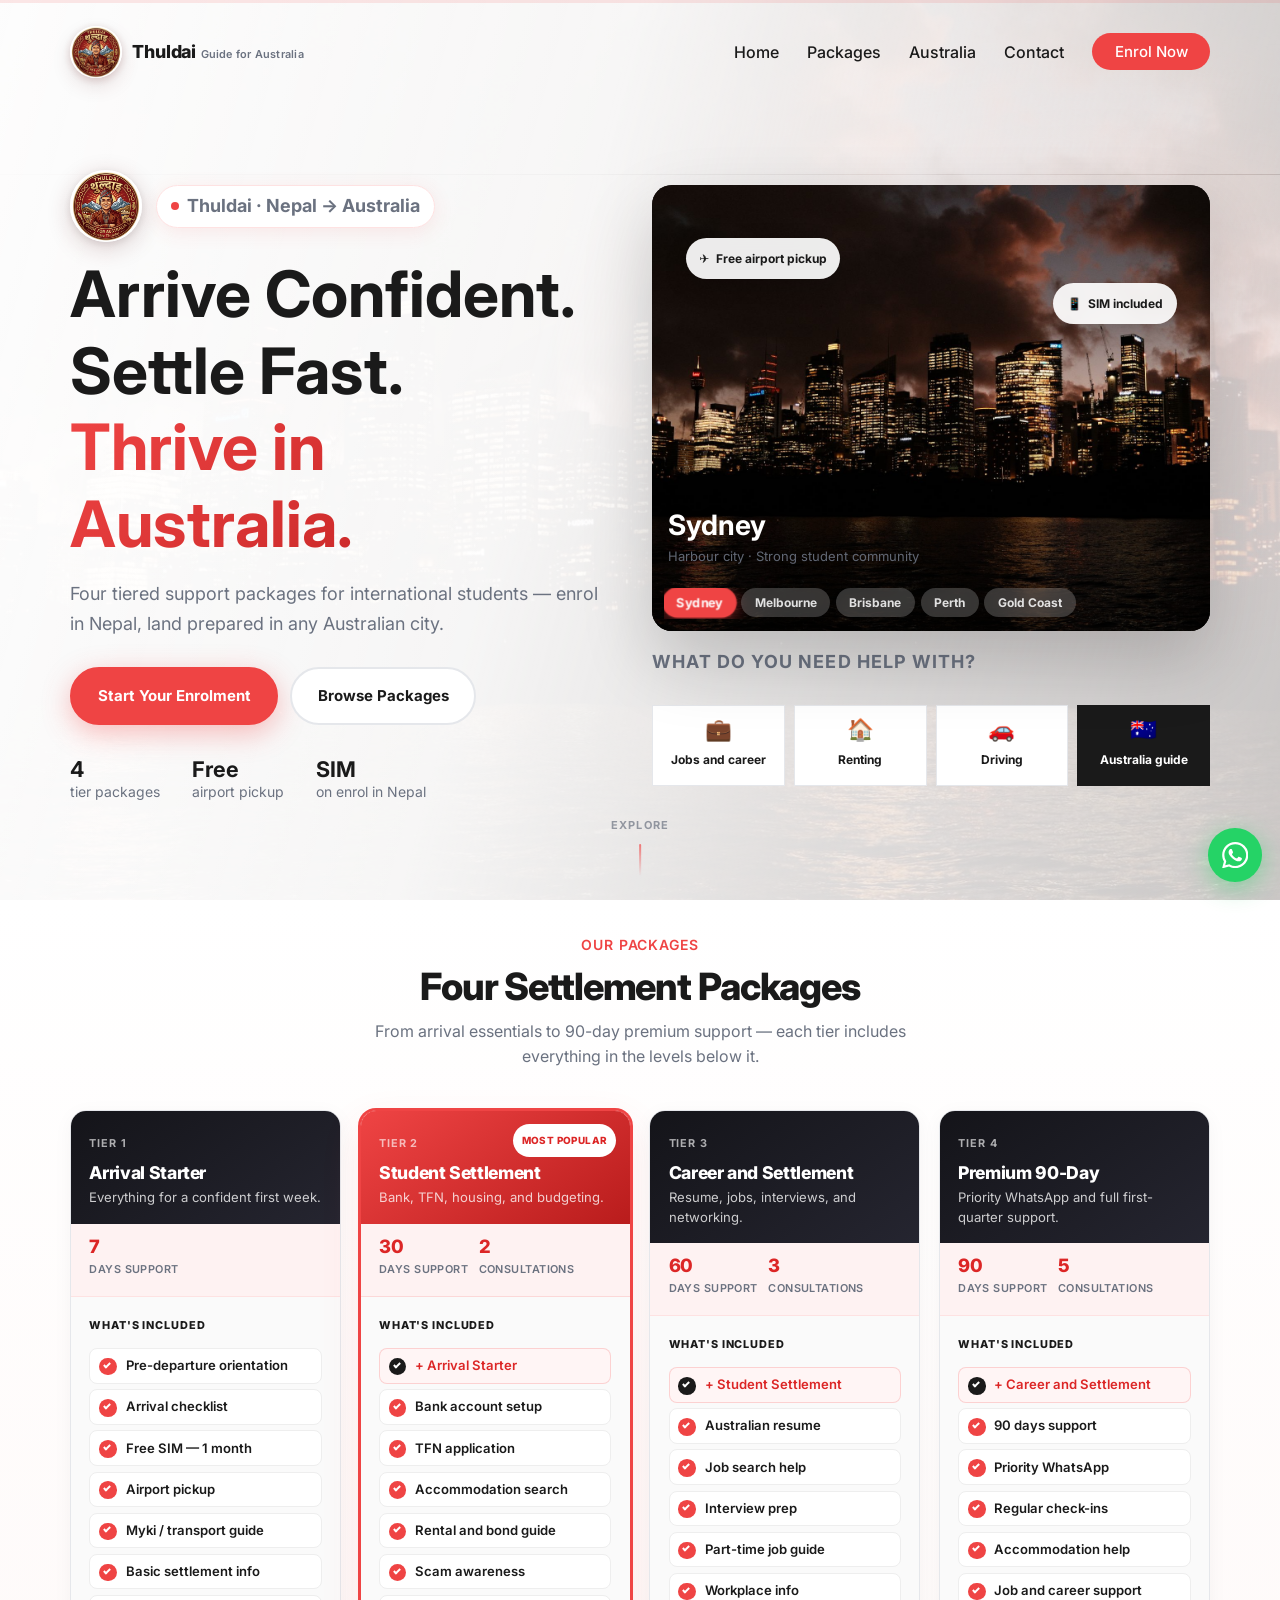
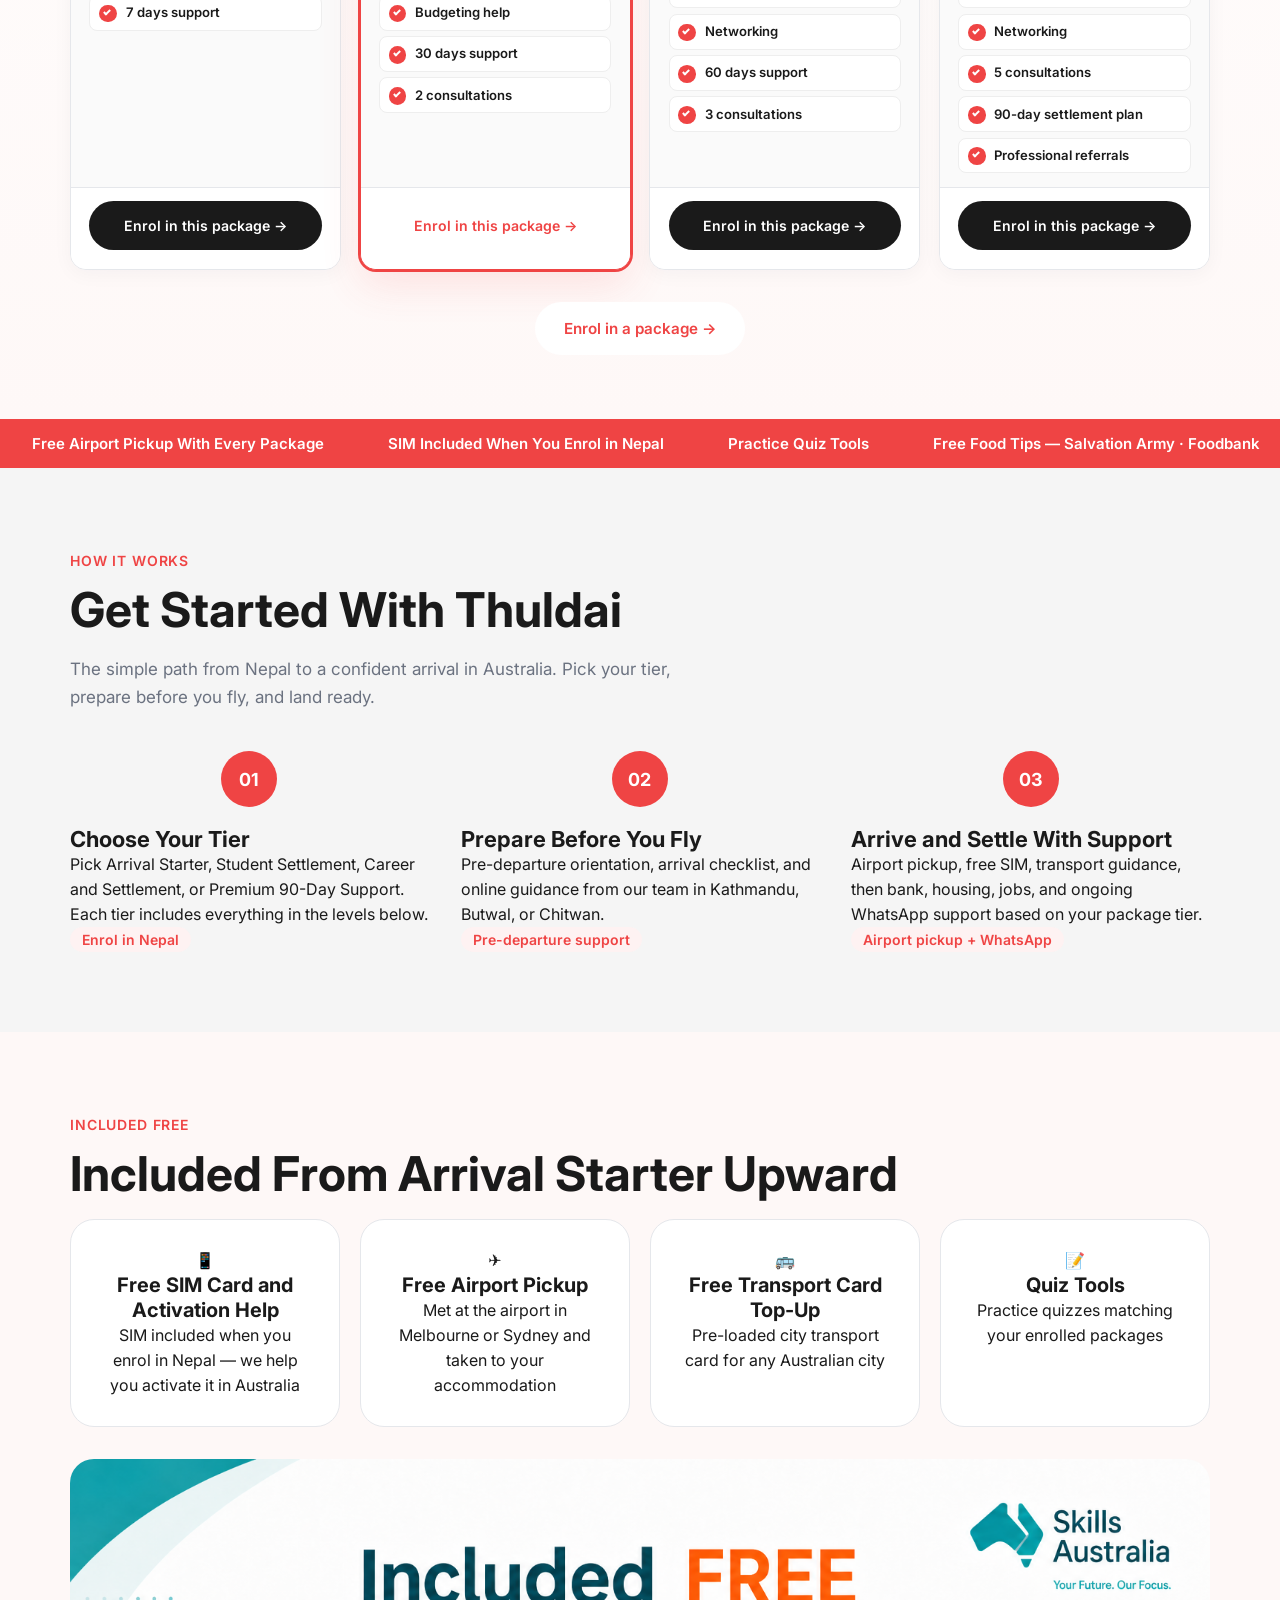
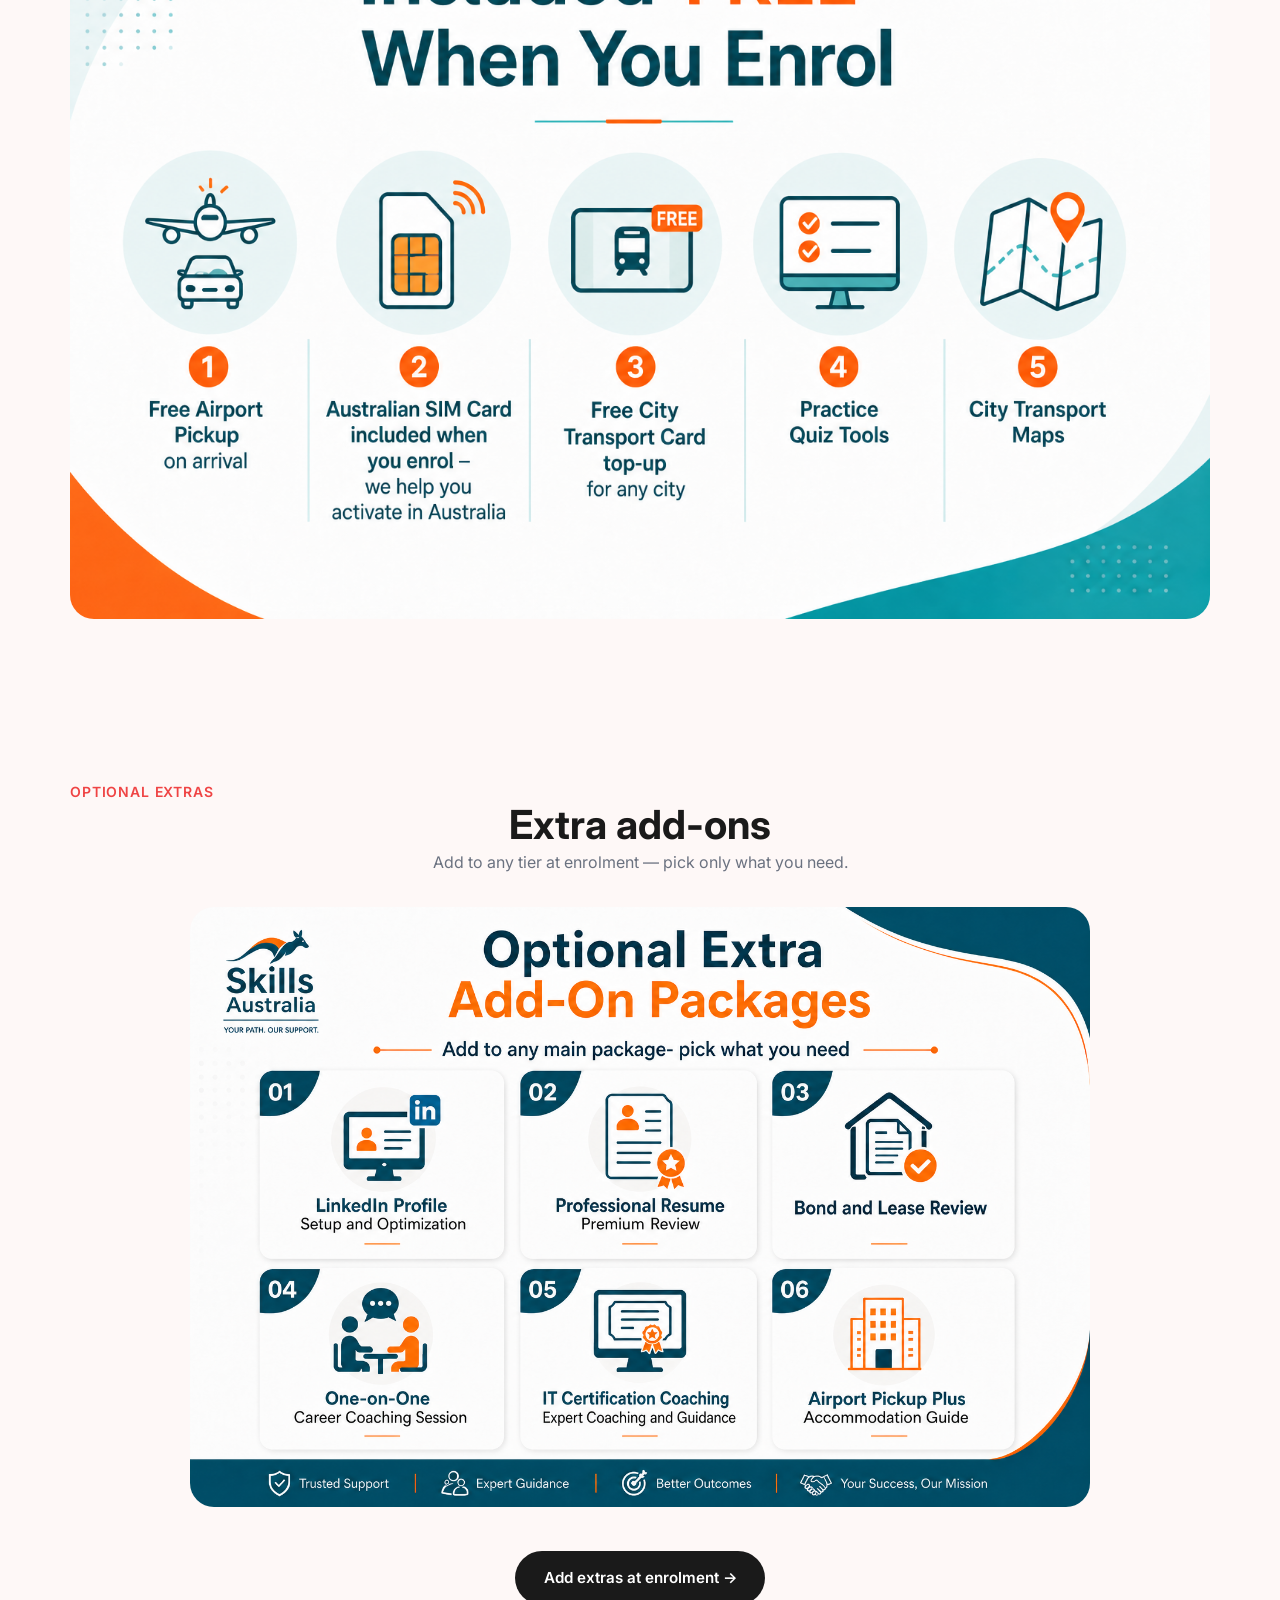
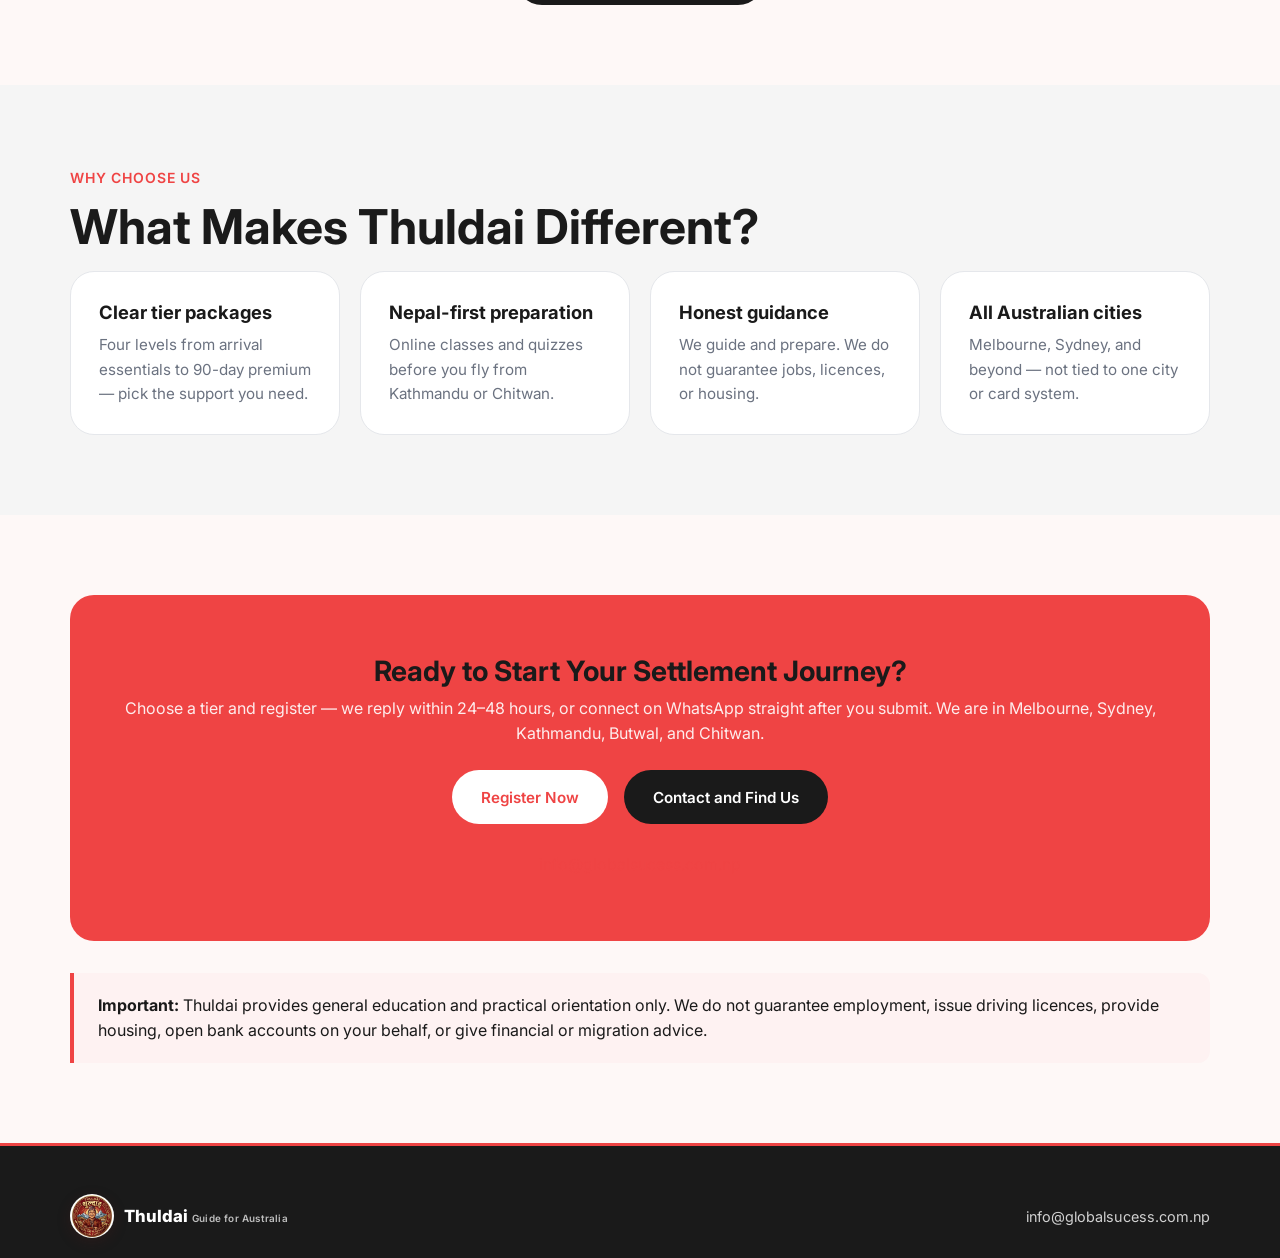
<file: index.html>
<!DOCTYPE html>
<html lang="en">
<head>
  <meta charset="UTF-8">
  <meta name="viewport" content="width=device-width, initial-scale=1.0">
  <title>Thuldai | Guide for Australia — Student Settlement Packages</title>
  <meta name="description" content="Thuldai — Guide for Australia. Four tiered settlement packages for Nepali students. Airport pickup, SIM, housing guidance, and WhatsApp support.">
  <link rel="icon" type="image/png" href="assets/favicon.png?v=1">
  <link rel="apple-touch-icon" href="assets/thuldai-logo.png?v=1">
  <link rel="preconnect" href="https://fonts.googleapis.com">
  <link rel="preconnect" href="https://fonts.gstatic.com" crossorigin>
  <link rel="stylesheet" href="css/style.css">
  <link rel="stylesheet" href="css/dingoos-theme.css">
  <link rel="stylesheet" href="css/js-services.css">
  <link rel="stylesheet" href="css/journey-dingoos.css">
  <link rel="stylesheet" href="css/hero-interactive.css">
  <link rel="stylesheet" href="css/home-flow.css">
  <link rel="stylesheet" href="css/packages-tiers.css?v=20260832">
  <link rel="stylesheet" href="css/mobile.css?v=20260827">
  <link rel="stylesheet" href="css/whatsapp-float.css?v=20260830">
</head>
<body>

  <div class="scroll-progress"><span></span></div>

  <nav class="navbar dingoos-header" id="navbar">
    <div class="container nav-inner">
      <a href="index.html" class="logo">
        <img src="assets/thuldai-logo.png?v=1" alt="Thuldai — Guide for Australia" width="52" height="52">
        <span class="logo-word"><strong>Thuldai</strong> <em class="logo-tag">Guide for Australia</em></span>
      </a>
      <button class="menu-toggle" id="menuToggle" aria-label="Menu">☰</button>
      <ul class="nav-links" id="navLinks">
        <li><a href="index.html#home">Home</a></li>
        <li><a href="#packages">Packages</a></li>
        <li><a href="live-in-australia.html">Australia</a></li>
        <li><a href="contact.html">Contact</a></li>
        <li><a href="register.html" class="nav-cta">Enrol Now</a></li>
      </ul>
    </div>
  </nav>

  <!-- HERO — modern interactive -->
  <header class="hero hero-v2" id="home">
    <div class="hero-v2-bg" aria-hidden="true">
      <div class="hero-v2-bg-layer is-active" id="heroBgA"></div>
      <div class="hero-v2-bg-layer" id="heroBgB"></div>
    </div>
    <div class="hero-v2-overlay" aria-hidden="true"></div>

    <div class="container hero-v2-grid">
      <div class="hero-v2-copy">
        <div class="hero-v2-brand-row hero-anim" style="--d:0">
          <img class="hero-brand-logo" src="assets/thuldai-logo.png?v=1" alt="Thuldai — Guide for Australia" width="72" height="72">
          <p class="hero-v2-eyebrow" style="margin:0">Thuldai · Nepal → Australia</p>
        </div>
        <h1 class="hero-v2-title hero-anim" style="--d:1">
          <span class="hero-v2-title-line">Arrive Confident.</span>
          <span class="hero-v2-title-line">Settle Fast.</span>
          <span class="hero-v2-title-line hero-v2-title-accent">Thrive in Australia.</span>
        </h1>
        <p class="hero-v2-lead hero-anim" style="--d:2">Four tiered support packages for international students — enrol in Nepal, land prepared in any Australian city.</p>

        <div class="hero-v2-cta-row hero-anim" style="--d:3">
          <a href="register.html" class="hero-v2-btn hero-v2-btn--primary">
            <span>Start Your Enrolment</span>
            <i class="hero-v2-btn-shine" aria-hidden="true"></i>
          </a>
          <a href="#packages" class="hero-v2-btn hero-v2-btn--outline">Browse Packages</a>
        </div>

        <ul class="hero-v2-stats hero-anim" style="--d:4">
          <li><strong>4</strong> tier packages</li>
          <li><strong>Free</strong> airport pickup</li>
          <li><strong>SIM</strong> on enrol in Nepal</li>
        </ul>
      </div>

      <div class="hero-v2-stage hero-anim" style="--d:2">
        <div class="hero-v2-frame" id="heroFrame">
          <div class="hero-v2-slide-wrap">
            <img class="hero-v2-slide is-active" id="heroSlideA" src="assets/images/heroes/sydney-opera.jpg" alt="Sydney Opera House and harbour">
            <img class="hero-v2-slide" id="heroSlideB" src="assets/images/heroes/sydney-opera.jpg" alt="" aria-hidden="true">
          </div>
          <div class="hero-v2-frame-shine" aria-hidden="true"></div>

          <div class="hero-v2-float hero-v2-float--a">
            <span aria-hidden="true">✈</span> Free airport pickup
          </div>
          <div class="hero-v2-float hero-v2-float--b">
            <span aria-hidden="true">📱</span> SIM included
          </div>

          <div class="hero-v2-city-info">
            <strong id="heroCityName">Sydney</strong>
            <p id="heroCityTagline">Harbour city · Strong student community</p>
          </div>

          <div class="hero-v2-city-strip" role="tablist" aria-label="Choose a city">
            <button type="button" role="tab" class="is-active" aria-selected="true" data-city="Sydney" data-img="assets/images/heroes/sydney-opera.jpg" data-tagline="Harbour city · Strong student community">Sydney</button>
            <button type="button" role="tab" aria-selected="false" data-city="Melbourne" data-img="assets/images/heroes/melbourne-hero.jpg" data-tagline="Culture capital · Trams and laneways">Melbourne</button>
            <button type="button" role="tab" aria-selected="false" data-city="Brisbane" data-img="assets/images/cities/brisbane.jpg" data-tagline="Sunshine state · Affordable living">Brisbane</button>
            <button type="button" role="tab" aria-selected="false" data-city="Perth" data-img="assets/images/cities/perth.jpg" data-tagline="West coast hub · Relaxed lifestyle">Perth</button>
            <button type="button" role="tab" aria-selected="false" data-city="Gold Coast" data-img="assets/images/cities/gold-coast.jpg" data-tagline="Beach lifestyle · Tourism jobs">Gold Coast</button>
          </div>
        </div>

        <div class="hero-v2-goals">
          <p class="hero-v2-goals-label">What do you need help with?</p>
          <div class="hero-v2-goal-grid">
            <a href="#packages" class="hero-v2-goal">
              <span class="hero-v2-goal-icon" aria-hidden="true">💼</span>
              <span>Jobs and career</span>
            </a>
            <a href="#packages" class="hero-v2-goal">
              <span class="hero-v2-goal-icon" aria-hidden="true">🏠</span>
              <span>Renting</span>
            </a>
            <a href="#packages" class="hero-v2-goal">
              <span class="hero-v2-goal-icon" aria-hidden="true">🚗</span>
              <span>Driving</span>
            </a>
            <a href="live-in-australia.html" class="hero-v2-goal hero-v2-goal--guide">
              <span class="hero-v2-goal-icon" aria-hidden="true">🇦🇺</span>
              <span>Australia guide</span>
            </a>
          </div>
        </div>
      </div>
    </div>

    <a href="#packages" class="hero-v2-scroll-hint" aria-label="Scroll to packages">
      <span>Explore</span>
      <i class="hero-v2-scroll-line" aria-hidden="true"></i>
    </a>
  </header>

  <!-- OUR PACKAGES -->
  <section class="js-section packages-choose home-packages-flow" id="packages">
    <div class="container">
      <div class="packages-section-head reveal">
        <p class="section-label">Our Packages</p>
        <h2 class="packages-main-title">Four Settlement Packages</h2>
        <p class="packages-intro">From arrival essentials to 90-day premium support — each tier includes everything in the levels below it.</p>
      </div>

      <div class="js-packages-grid" id="packagesGrid"></div>

      <p class="packages-section-foot reveal">
        <a href="register.html" class="js-btn js-btn-primary">Enrol in a package →</a>
      </p>
    </div>
  </section>

  <!-- MARQUEE -->
  <div class="marquee-wrap dingoos-marquee">
    <div class="marquee-track dingoos-marquee-track">
      <span>Free Airport Pickup With Every Package</span>
      <span>SIM Included When You Enrol in Nepal</span>
      <span>Practice Quiz Tools</span>
      <span>Free Food Tips — Salvation Army · Foodbank</span>
      <span>Free Transport Card Top-Up With Every Package</span>
      <span>Four Tier Packages — Arrival to 90-Day Premium Support</span>
      <span>Free Airport Pickup With Every Package</span>
      <span>SIM Included When You Enrol in Nepal</span>
      <span>Practice Quiz Tools</span>
      <span>Free Food Tips — Salvation Army · Foodbank</span>
      <span>Free Transport Card Top-Up With Every Package</span>
      <span>Four Tier Packages — Arrival to 90-Day Premium Support</span>
    </div>
  </div>

  <!-- HOW IT WORKS -->
  <section class="bg-light" id="how-it-works">
    <div class="container">
      <p class="section-label reveal">How It Works</p>
      <h2 class="section-title reveal">Get Started With Thuldai</h2>
      <p class="section-sub reveal">The simple path from Nepal to a confident arrival in Australia. Pick your tier, prepare before you fly, and land ready.</p>
      <div class="steps-grid">
        <div class="step-card reveal">
          <div class="step-num">01</div>
          <h3>Choose Your Tier</h3>
          <p>Pick Arrival Starter, Student Settlement, Career and Settlement, or Premium 90-Day Support. Each tier includes everything in the levels below.</p>
          <span class="step-tag">Enrol in Nepal</span>
        </div>
        <div class="step-card reveal">
          <div class="step-num">02</div>
          <h3>Prepare Before You Fly</h3>
          <p>Pre-departure orientation, arrival checklist, and online guidance from our team in Kathmandu, Butwal, or Chitwan.</p>
          <span class="step-tag">Pre-departure support</span>
        </div>
        <div class="step-card reveal">
          <div class="step-num">03</div>
          <h3>Arrive and Settle With Support</h3>
          <p>Airport pickup, free SIM, transport guidance, then bank, housing, jobs, and ongoing WhatsApp support based on your package tier.</p>
          <span class="step-tag">Airport pickup + WhatsApp</span>
        </div>
      </div>
    </div>
  </section>

  <!-- FREE PERKS -->
  <section id="free-perks">
    <div class="container">
      <p class="section-label reveal">Included Free</p>
      <h2 class="section-title reveal">Included From Arrival Starter Upward</h2>
      <div class="perks-grid">
        <div class="perk-card reveal">
          <div class="perk-icon">📱</div>
          <h3>Free SIM Card and Activation Help</h3>
          <p>SIM included when you enrol in Nepal — we help you activate it in Australia</p>
        </div>
        <div class="perk-card reveal">
          <div class="perk-icon">✈️</div>
          <h3>Free Airport Pickup</h3>
          <p>Met at the airport in Melbourne or Sydney and taken to your accommodation</p>
        </div>
        <div class="perk-card reveal">
          <div class="perk-icon">🚌</div>
          <h3>Free Transport Card Top-Up</h3>
          <p>Pre-loaded city transport card for any Australian city</p>
        </div>
        <div class="perk-card reveal">
          <div class="perk-icon">📝</div>
          <h3>Quiz Tools</h3>
          <p>Practice quizzes matching your enrolled packages</p>
        </div>
      </div>
      <div class="visual-banner reveal" style="margin-top:2rem">
        <img src="assets/sections/free-perks-included.png?v=6" alt="Included free when you enrol — Thuldai">
      </div>
    </div>
  </section>

  <!-- ADD-ONS -->
  <section class="js-section packages-addons-visual" id="addons">
    <div class="container">
      <p class="section-label reveal">Optional Extras</p>
      <h2 class="packages-main-title reveal">Extra add-ons</h2>
      <p class="packages-intro reveal">Add to any tier at enrolment — pick only what you need.</p>
      <div class="visual-banner reveal">
        <img src="assets/sections/09-extra-addons.png?v=6" alt="Optional extra add-on packages: LinkedIn, resume, bond and lease review, career coaching, IT certification coaching, airport pickup plus">
      </div>
      <div class="js-addons-grid reveal" id="addonsGrid"></div>
      <p class="reveal tier-section-cta">
        <a href="register.html#addons" class="js-btn js-btn-navy">Add extras at enrolment →</a>
      </p>
    </div>
  </section>

  <!-- WHY US -->
  <section class="bg-light" id="why-us">
    <div class="container">
      <p class="section-label reveal">Why Choose Us</p>
      <h2 class="section-title reveal">What Makes Thuldai Different?</h2>
      <div class="why-grid">
        <div class="why-card reveal">
          <h4>Clear tier packages</h4>
          <p>Four levels from arrival essentials to 90-day premium — pick the support you need.</p>
        </div>
        <div class="why-card reveal">
          <h4>Nepal-first preparation</h4>
          <p>Online classes and quizzes before you fly from Kathmandu or Chitwan.</p>
        </div>
        <div class="why-card reveal">
          <h4>Honest guidance</h4>
          <p>We guide and prepare. We do not guarantee jobs, licences, or housing.</p>
        </div>
        <div class="why-card reveal">
          <h4>All Australian cities</h4>
          <p>Melbourne, Sydney, and beyond — not tied to one city or card system.</p>
        </div>
      </div>
    </div>
  </section>

  <!-- CONTACT / CTA -->
  <section id="contact">
    <div class="container">
      <div class="js-cta-banner reveal">
        <h2>Ready to Start Your Settlement Journey?</h2>
        <p style="opacity:0.9;margin-bottom:1.5rem">Choose a tier and register — we reply within 24–48 hours, or connect on WhatsApp straight after you submit. We are in Melbourne, Sydney, Kathmandu, Butwal, and Chitwan.</p>
        <div style="display:flex;gap:1rem;justify-content:center;flex-wrap:wrap">
          <a href="register.html" class="js-btn js-btn-primary">Register Now</a>
          <a href="contact.html" class="js-btn js-btn-navy">Contact and Find Us</a>
        </div>
        <p style="margin-top:1.75rem;opacity:0.95">
          <a href="mailto:info@globalsucess.com.np">info@globalsucess.com.np</a>
        </p>
      </div>
      <div class="disclaimer-box reveal" style="margin-top:2rem;text-align:left">
        <strong>Important:</strong> Thuldai provides general education and practical orientation only. We do not guarantee employment, issue driving licences, provide housing, open bank accounts on your behalf, or give financial or migration advice.
      </div>
    </div>
  </section>

  <footer class="footer footer-minimal">
    <div class="container footer-minimal-inner">
      <a href="index.html" class="footer-logo">
        <img src="assets/thuldai-logo.png?v=1" alt="Thuldai — Guide for Australia" width="44" height="44">
        <span class="logo-word"><strong>Thuldai</strong> <em class="logo-tag">Guide for Australia</em></span>
      </a>
      <div class="footer-minimal-contact">
        <a href="mailto:info@globalsucess.com.np">info@globalsucess.com.np</a>
      </div>
    </div>
  </footer>

  <script src="js/text-sanitize.js?v=20260828"></script>
  <script src="js/packages-data.js?v=20260832"></script>
  <script src="js/services.js?v=20260832"></script>
  <script src="js/mobile-ui.js?v=20260827"></script>
  <script src="js/dingoos.js?v=20260827"></script>
  <script src="js/site-config.js?v=20260830"></script>
  <script src="js/whatsapp-float.js?v=20260830"></script>
  <script src="js/hero-interactive.js?v=20260816"></script>
  <script src="js/main.js?v=20260816"></script>
</body>
</html>
</file>
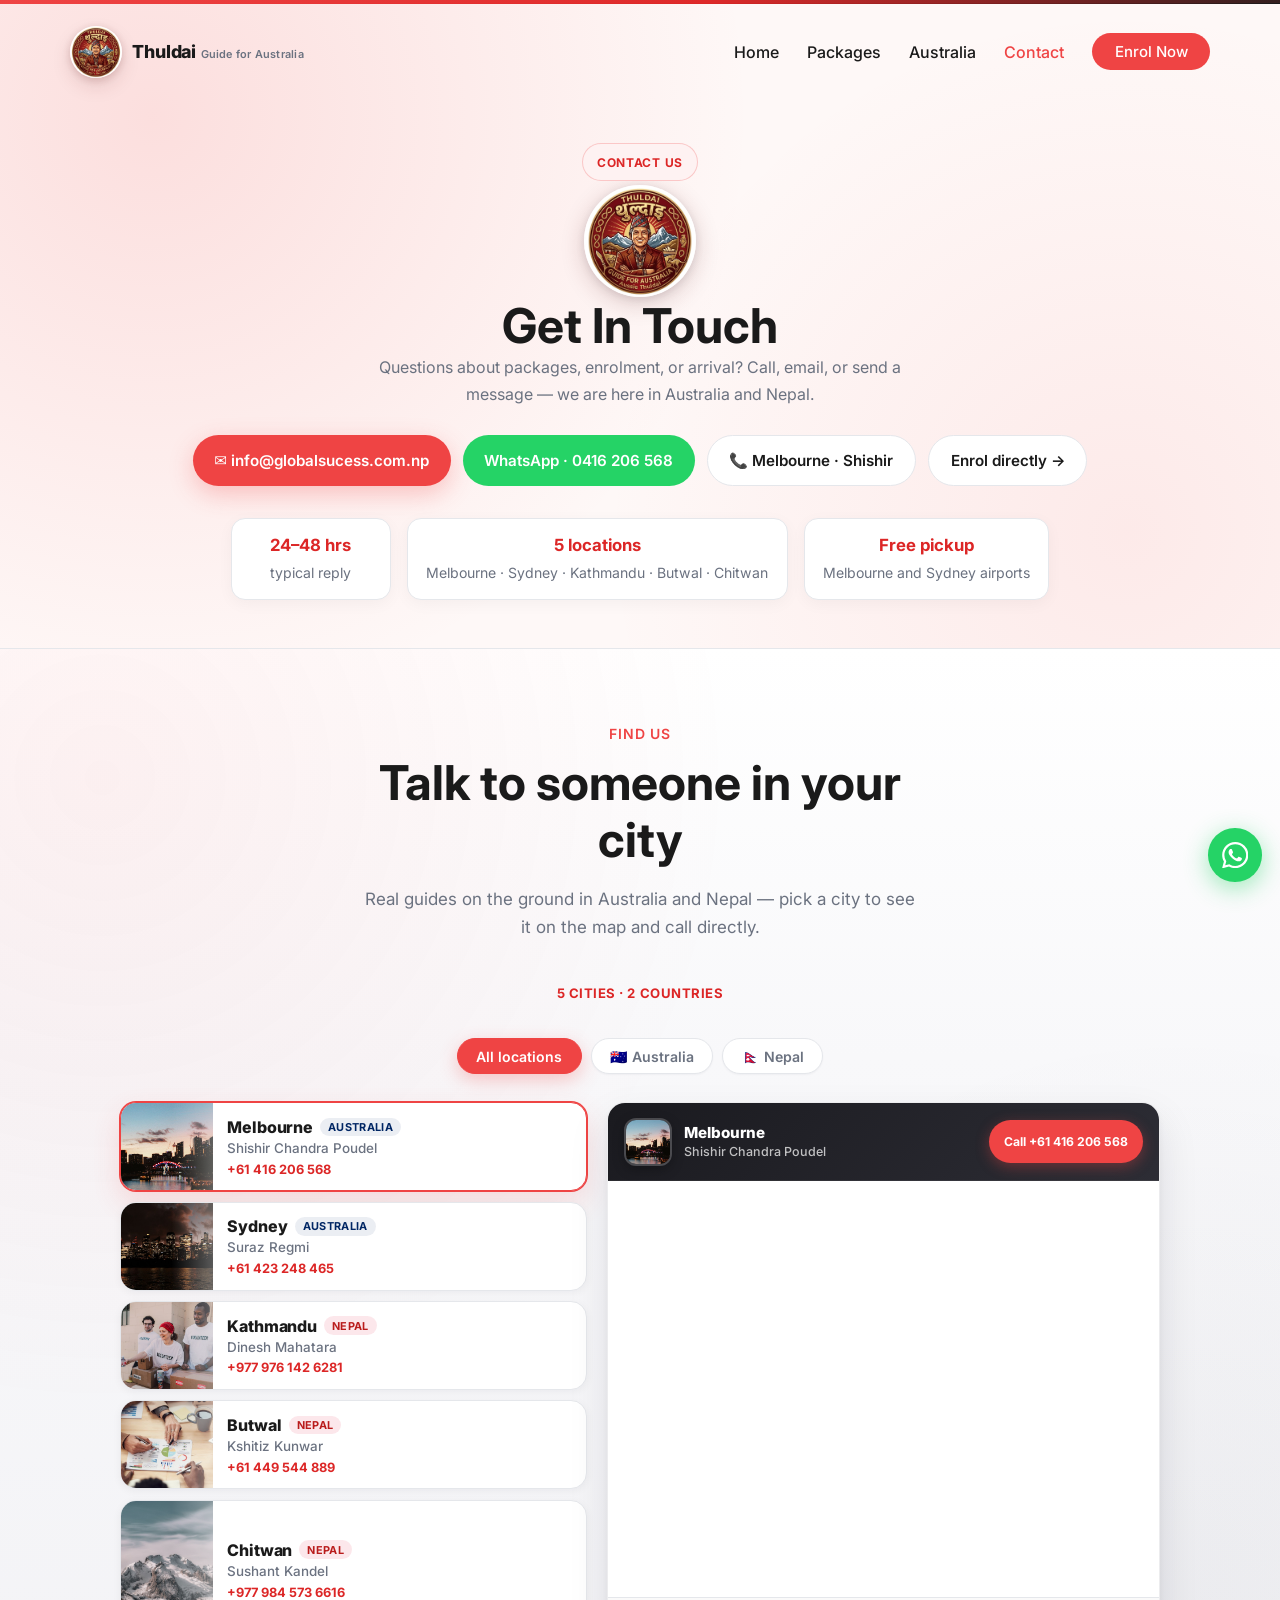
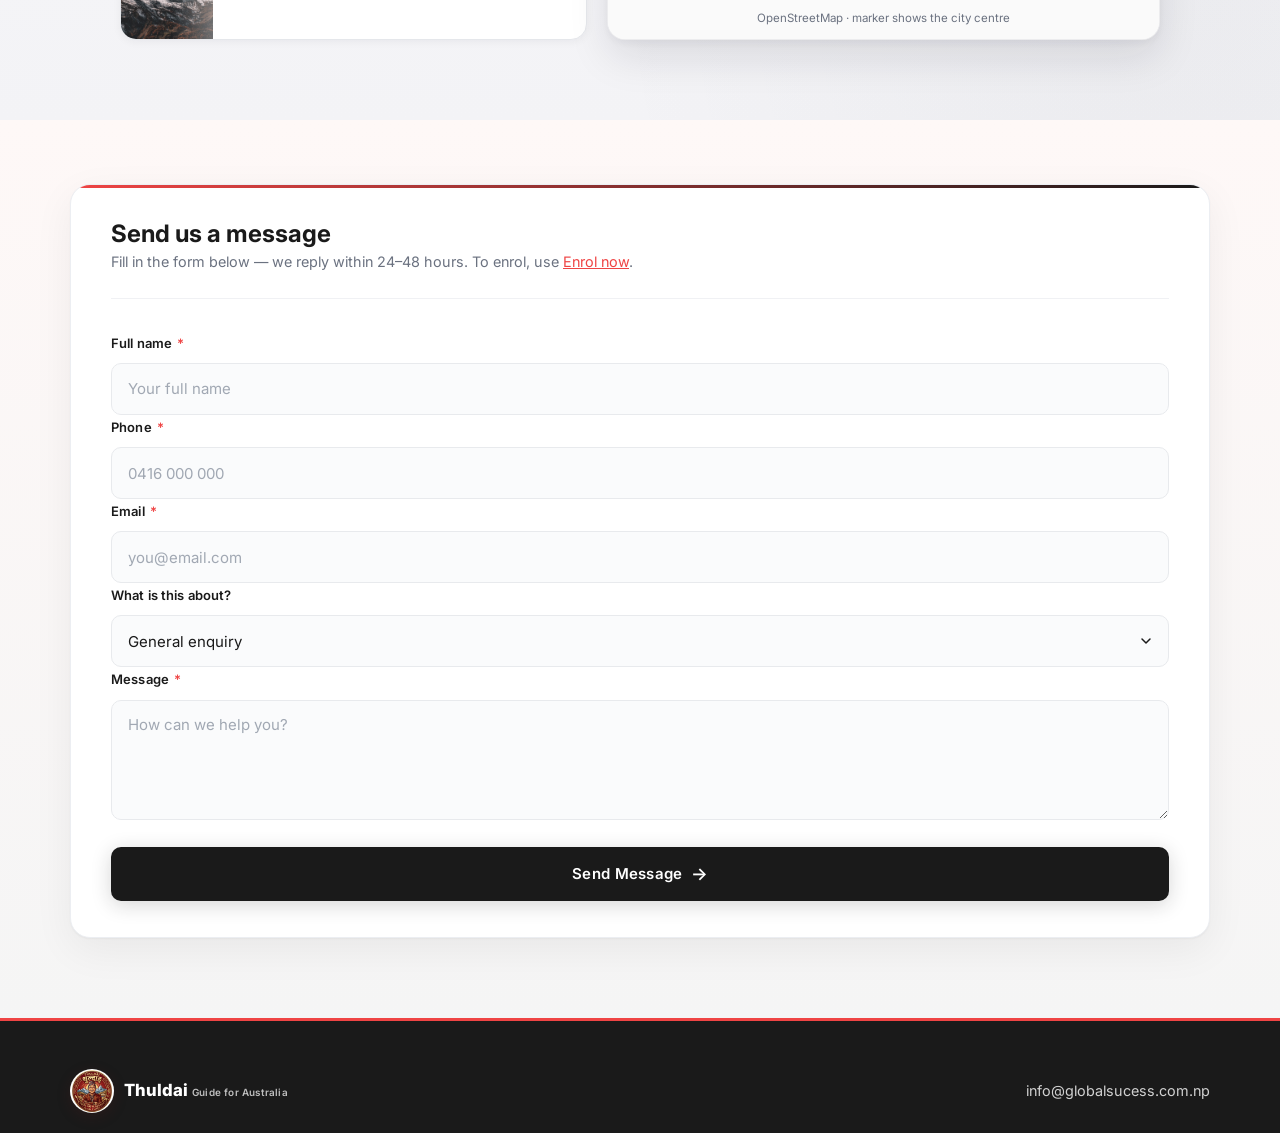
<file: contact.html>
<!DOCTYPE html>
<html lang="en">
<head>
  <meta charset="UTF-8">
  <meta name="viewport" content="width=device-width, initial-scale=1.0">
  <title>Contact and Find Us | Thuldai — Guide for Australia</title>
  <meta name="description" content="Contact Thuldai in Melbourne, Sydney, Kathmandu, Butwal, or Chitwan. Phone, email, or send a message — we reply within 24–48 hours.">
  <link rel="icon" type="image/png" href="assets/favicon.png?v=1">
  <link rel="apple-touch-icon" href="assets/thuldai-logo.png?v=1">
  <link rel="stylesheet" href="css/style.css">
  <link rel="stylesheet" href="css/dingoos-theme.css">
  <link rel="stylesheet" href="css/js-services.css">
  <link rel="stylesheet" href="css/forms.css">
  <link rel="stylesheet" href="css/contact-page.css?v=20260825">
  <link rel="stylesheet" href="css/mobile.css?v=20260827">
  <link rel="stylesheet" href="css/whatsapp-float.css?v=20260830">
</head>
<body>

  <div class="scroll-progress"><span></span></div>

  <nav class="navbar dingoos-header" id="navbar">
    <div class="container nav-inner">
      <a href="index.html" class="logo">
        <img src="assets/thuldai-logo.png?v=1" alt="Thuldai — Guide for Australia" width="52" height="52">
        <span class="logo-word"><strong>Thuldai</strong> <em class="logo-tag">Guide for Australia</em></span>
      </a>
      <button class="menu-toggle" id="menuToggle" aria-label="Menu">☰</button>
      <ul class="nav-links" id="navLinks">
        <li><a href="index.html">Home</a></li>
        <li><a href="index.html#packages">Packages</a></li>
        <li><a href="live-in-australia.html">Australia</a></li>
        <li><a href="contact.html" class="active">Contact</a></li>
        <li><a href="register.html" class="nav-cta">Enrol Now</a></li>
      </ul>
    </div>
  </nav>

  <!-- HERO -->
  <section class="contact-hero">
    <div class="container">
      <p class="section-label">Contact Us</p>
      <img class="page-brand-logo" src="assets/thuldai-logo.png?v=1" alt="Thuldai — Guide for Australia" width="88" height="88">
      <h1>Get In Touch</h1>
      <p class="contact-hero-lead">Questions about packages, enrolment, or arrival? Call, email, or send a message — we are here in Australia and Nepal.</p>
      <div class="contact-hero-actions">
        <a href="mailto:info@globalsucess.com.np" class="contact-hero-btn contact-hero-btn--primary">✉️ info@globalsucess.com.np</a>
        <a href="https://wa.me/61416206568?text=Hi%20Thuldai%2C%20I%20have%20a%20question." class="contact-hero-btn contact-hero-btn--whatsapp" target="_blank" rel="noopener noreferrer">WhatsApp · 0416 206 568</a>
        <a href="tel:+61416206568" class="contact-hero-btn contact-hero-btn--ghost">📞 Melbourne · Shishir</a>
        <a href="register.html" class="contact-hero-btn contact-hero-btn--ghost">Enrol directly →</a>
      </div>
      <ul class="contact-hero-stats">
        <li><strong>24–48 hrs</strong> typical reply</li>
        <li><strong>5 locations</strong> Melbourne · Sydney · Kathmandu · Butwal · Chitwan</li>
        <li><strong>Free pickup</strong> Melbourne and Sydney airports</li>
      </ul>
    </div>
  </section>

  <!-- FIND US -->
  <section class="find-us-section" id="find-us">
    <div class="container">
      <div class="find-us-head">
        <p class="section-label">Find Us</p>
        <h2 class="section-title">Talk to someone in your city</h2>
        <p class="section-sub find-us-sub">Real guides on the ground in Australia and Nepal — pick a city to see it on the map and call directly.</p>
        <p class="find-us-meta">5 cities · 2 countries</p>
      </div>

      <div class="location-tabs" id="locationRegionTabs" role="tablist" aria-label="Filter by region">
        <button type="button" role="tab" aria-selected="true" class="active" data-region="all">All locations</button>
        <button type="button" role="tab" aria-selected="false" data-region="australia">🇦🇺 Australia</button>
        <button type="button" role="tab" aria-selected="false" data-region="nepal">🇳🇵 Nepal</button>
      </div>

      <div class="find-us-layout">
        <div class="locations-list" id="locationsGrid">
          <button type="button" class="loc-card" data-location="melbourne" data-region="australia" data-person="Shishir Chandra Poudel" data-phone="+61416206568" data-phone-display="+61 416 206 568" data-image="assets/images/cities/melbourne.jpg">
            <span class="loc-card-photo">
              <img src="assets/images/cities/melbourne.jpg" alt="" width="88" height="72" loading="lazy">
            </span>
            <span class="loc-card-body">
              <span class="loc-card-top">
                <strong class="loc-card-city">Melbourne</strong>
                <span class="loc-card-badge loc-card-badge--au">Australia</span>
              </span>
              <span class="loc-card-person">Shishir Chandra Poudel</span>
              <span class="loc-card-phone">+61 416 206 568</span>
            </span>
          </button>
          <button type="button" class="loc-card" data-location="sydney" data-region="australia" data-person="Suraz Regmi" data-phone="+61423248465" data-phone-display="+61 423 248 465" data-image="assets/images/cities/sydney.jpg">
            <span class="loc-card-photo">
              <img src="assets/images/cities/sydney.jpg" alt="" width="88" height="72" loading="lazy">
            </span>
            <span class="loc-card-body">
              <span class="loc-card-top">
                <strong class="loc-card-city">Sydney</strong>
                <span class="loc-card-badge loc-card-badge--au">Australia</span>
              </span>
              <span class="loc-card-person">Suraz Regmi</span>
              <span class="loc-card-phone">+61 423 248 465</span>
            </span>
          </button>
          <button type="button" class="loc-card" data-location="kathmandu" data-region="nepal" data-person="Dinesh Mahatara" data-phone="+9779761426281" data-phone-display="+977 976 142 6281" data-image="assets/images/australia/community.jpg">
            <span class="loc-card-photo">
              <img src="assets/images/australia/community.jpg" alt="" width="88" height="72" loading="lazy">
            </span>
            <span class="loc-card-body">
              <span class="loc-card-top">
                <strong class="loc-card-city">Kathmandu</strong>
                <span class="loc-card-badge loc-card-badge--np">Nepal</span>
              </span>
              <span class="loc-card-person">Dinesh Mahatara</span>
              <span class="loc-card-phone">+977 976 142 6281</span>
            </span>
          </button>
          <button type="button" class="loc-card" data-location="butwal" data-region="nepal" data-person="Kshitiz Kunwar" data-phone="+61449544889" data-phone-display="+61 449 544 889" data-image="assets/images/australia/campus.jpg">
            <span class="loc-card-photo">
              <img src="assets/images/australia/campus.jpg" alt="" width="88" height="72" loading="lazy">
            </span>
            <span class="loc-card-body">
              <span class="loc-card-top">
                <strong class="loc-card-city">Butwal</strong>
                <span class="loc-card-badge loc-card-badge--np">Nepal</span>
              </span>
              <span class="loc-card-person">Kshitiz Kunwar</span>
              <span class="loc-card-phone">+61 449 544 889</span>
            </span>
          </button>
          <button type="button" class="loc-card" data-location="chitwan" data-region="nepal" data-person="Sushant Kandel" data-phone="+9779845736616" data-phone-display="+977 984 573 6616" data-image="assets/images/australia/travel.jpg">
            <span class="loc-card-photo">
              <img src="assets/images/australia/travel.jpg" alt="" width="88" height="72" loading="lazy">
            </span>
            <span class="loc-card-body">
              <span class="loc-card-top">
                <strong class="loc-card-city">Chitwan</strong>
                <span class="loc-card-badge loc-card-badge--np">Nepal</span>
              </span>
              <span class="loc-card-person">Sushant Kandel</span>
              <span class="loc-card-phone">+977 984 573 6616</span>
            </span>
          </button>
        </div>

        <div class="find-us-map-panel">
          <div class="find-us-map-wrap find-us-map">
            <div class="map-bar">
              <div class="map-bar-info">
                <img class="map-bar-thumb" id="mapBarThumb" src="assets/images/cities/melbourne.jpg" alt="" width="48" height="48">
                <div class="map-bar-copy">
                  <p class="map-bar-city" id="mapLocationCity">Melbourne</p>
                  <p class="map-bar-person" id="mapLocationPerson">Shishir Chandra Poudel</p>
                </div>
              </div>
              <a href="tel:+61416206568" class="map-bar-call" id="mapBarCall">Call +61 416 206 568</a>
            </div>
            <div class="find-us-map-frame">
              <iframe
                id="contactMap"
                title="Thuldai location map"
                src="https://www.openstreetmap.org/export/embed.html?bbox=144.85,-38.0,145.1,-37.7&amp;layer=mapnik&amp;marker=-37.8136%2C144.9631"
                loading="lazy"></iframe>
            </div>
            <p class="find-us-map-note">OpenStreetMap · marker shows the city centre</p>
          </div>
        </div>
      </div>
    </div>
  </section>

  <!-- CONTACT FORM -->
  <section class="contact-form-section">
    <div class="container contact-simple-wrap">
      <div class="contact-simple-card sa-form-card">
        <div class="sa-form-card-head">
          <h2>Send us a message</h2>
          <p>Fill in the form below — we reply within 24–48 hours. To enrol, use <a href="register.html">Enrol now</a>.</p>
        </div>
        <div class="form-success" id="contactFormSuccess">
          <h3>Message sent!</h3>
          <p>Thank you — a Thuldai guide will reply within 24–48 hours.</p>
        </div>
        <form id="contactForm" class="sa-form contact-simple-form">
          <div class="form-group sa-field">
            <label>Full name <span class="req">*</span></label>
            <input type="text" name="name" required placeholder="Your full name" autocomplete="name">
          </div>
          <div class="form-group sa-field">
            <label>Phone <span class="req">*</span></label>
            <input type="tel" name="phone" required placeholder="0416 000 000" autocomplete="tel">
          </div>
          <div class="form-group sa-field">
            <label>Email <span class="req">*</span></label>
            <input type="email" name="email" required placeholder="you@email.com" autocomplete="email">
          </div>
          <div class="form-group sa-field">
            <label>What is this about?</label>
            <select name="topic" class="custom-select">
              <option value="">General enquiry</option>
              <option>Package advice</option>
              <option>Enrolment help</option>
              <option>Airport pickup</option>
              <option>Already in Australia</option>
            </select>
          </div>
          <div class="form-group sa-field">
            <label>Message <span class="req">*</span></label>
            <textarea name="message" rows="4" required placeholder="How can we help you?"></textarea>
          </div>
          <button type="submit" class="sa-btn-submit">Send Message</button>
        </form>
      </div>
    </div>
  </section>

  <footer class="footer footer-minimal">
    <div class="container footer-minimal-inner">
      <a href="index.html" class="footer-logo">
        <img src="assets/thuldai-logo.png?v=1" alt="Thuldai — Guide for Australia" width="44" height="44">
        <span class="logo-word"><strong>Thuldai</strong> <em class="logo-tag">Guide for Australia</em></span>
      </a>
      <div class="footer-minimal-contact">
        <a href="mailto:info@globalsucess.com.np">info@globalsucess.com.np</a>
      </div>
    </div>
  </footer>

  <script src="js/text-sanitize.js?v=20260817"></script>
  <script src="js/custom-select.js?v=20260817"></script>
  <script src="js/form-handler.js?v=20260819"></script>
  <script src="js/site-config.js?v=20260830"></script>
  <script src="js/contact-page.js?v=20260825"></script>
  <script src="js/whatsapp-float.js?v=20260830"></script>
  <script src="js/mobile-ui.js?v=20260827"></script>
  <script src="js/dingoos.js?v=20260827"></script>
  <script src="js/main.js?v=20260817"></script>
</body>
</html>
</file>
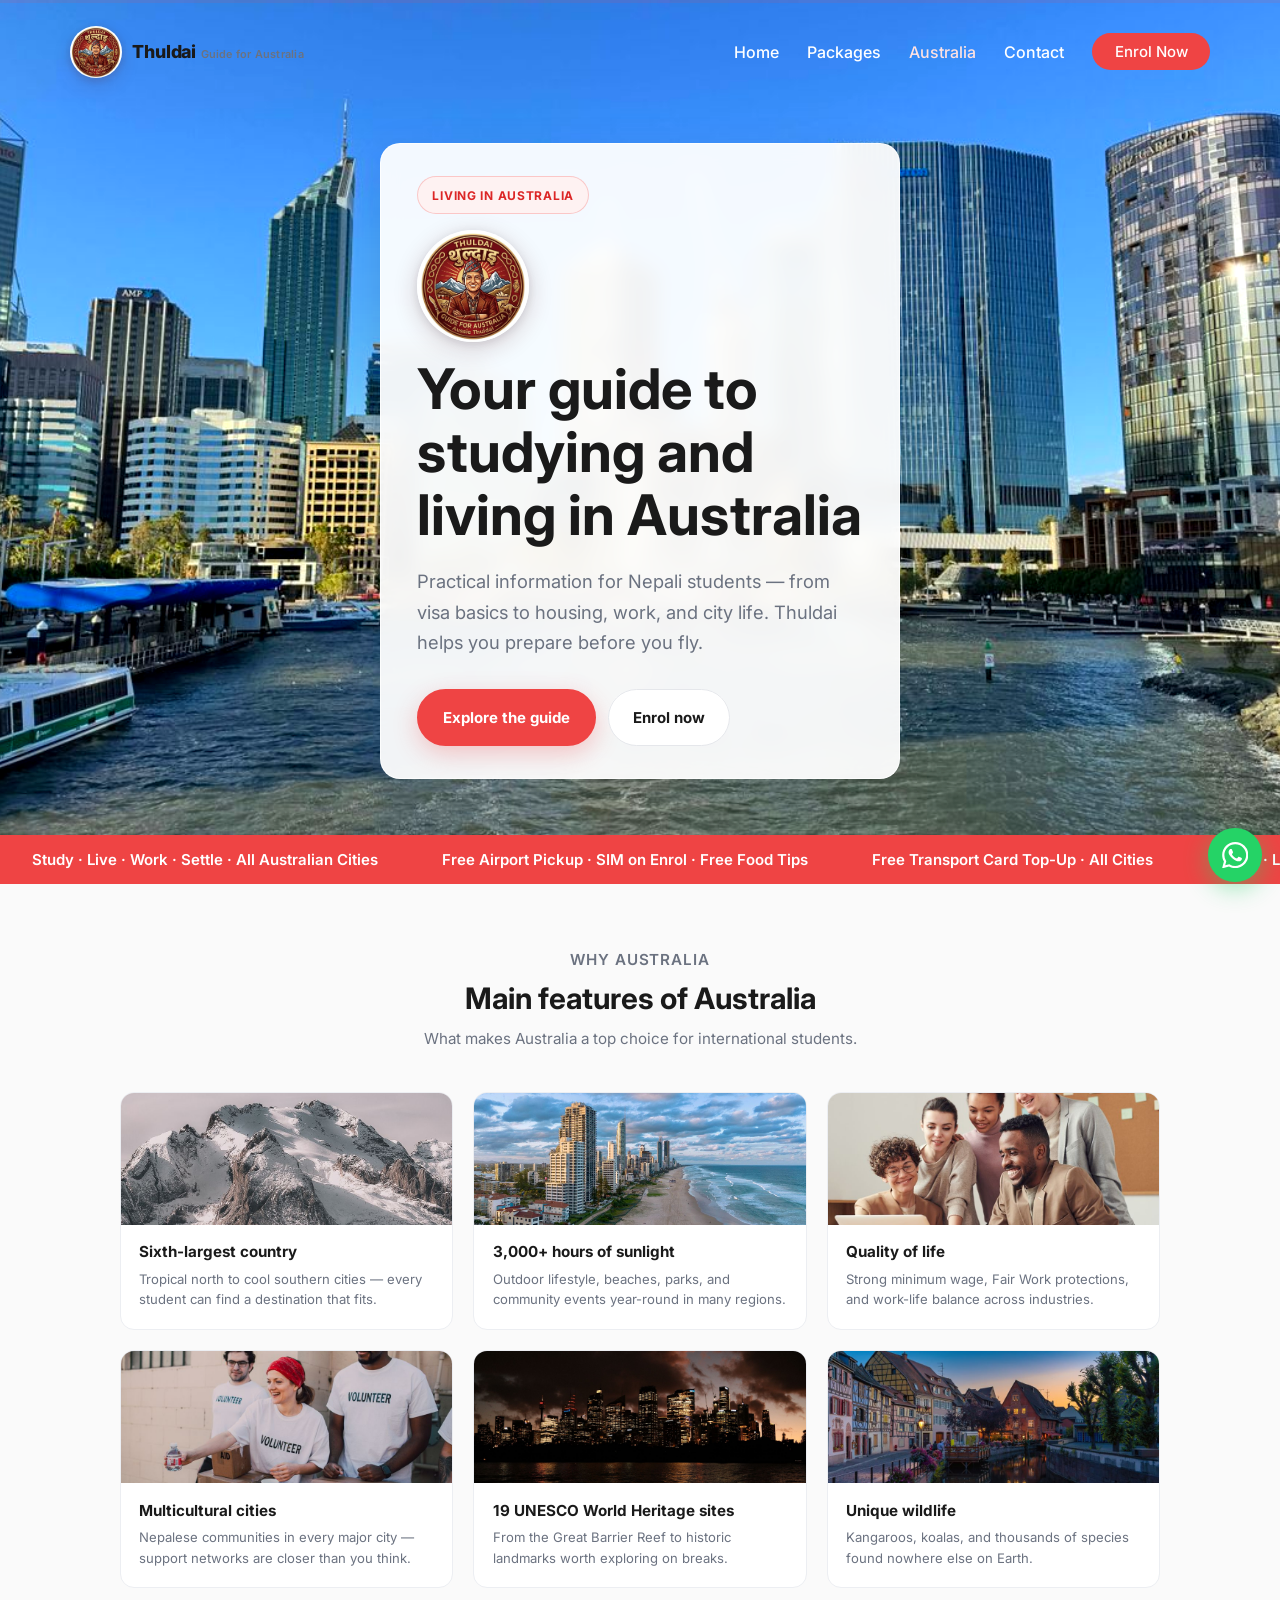
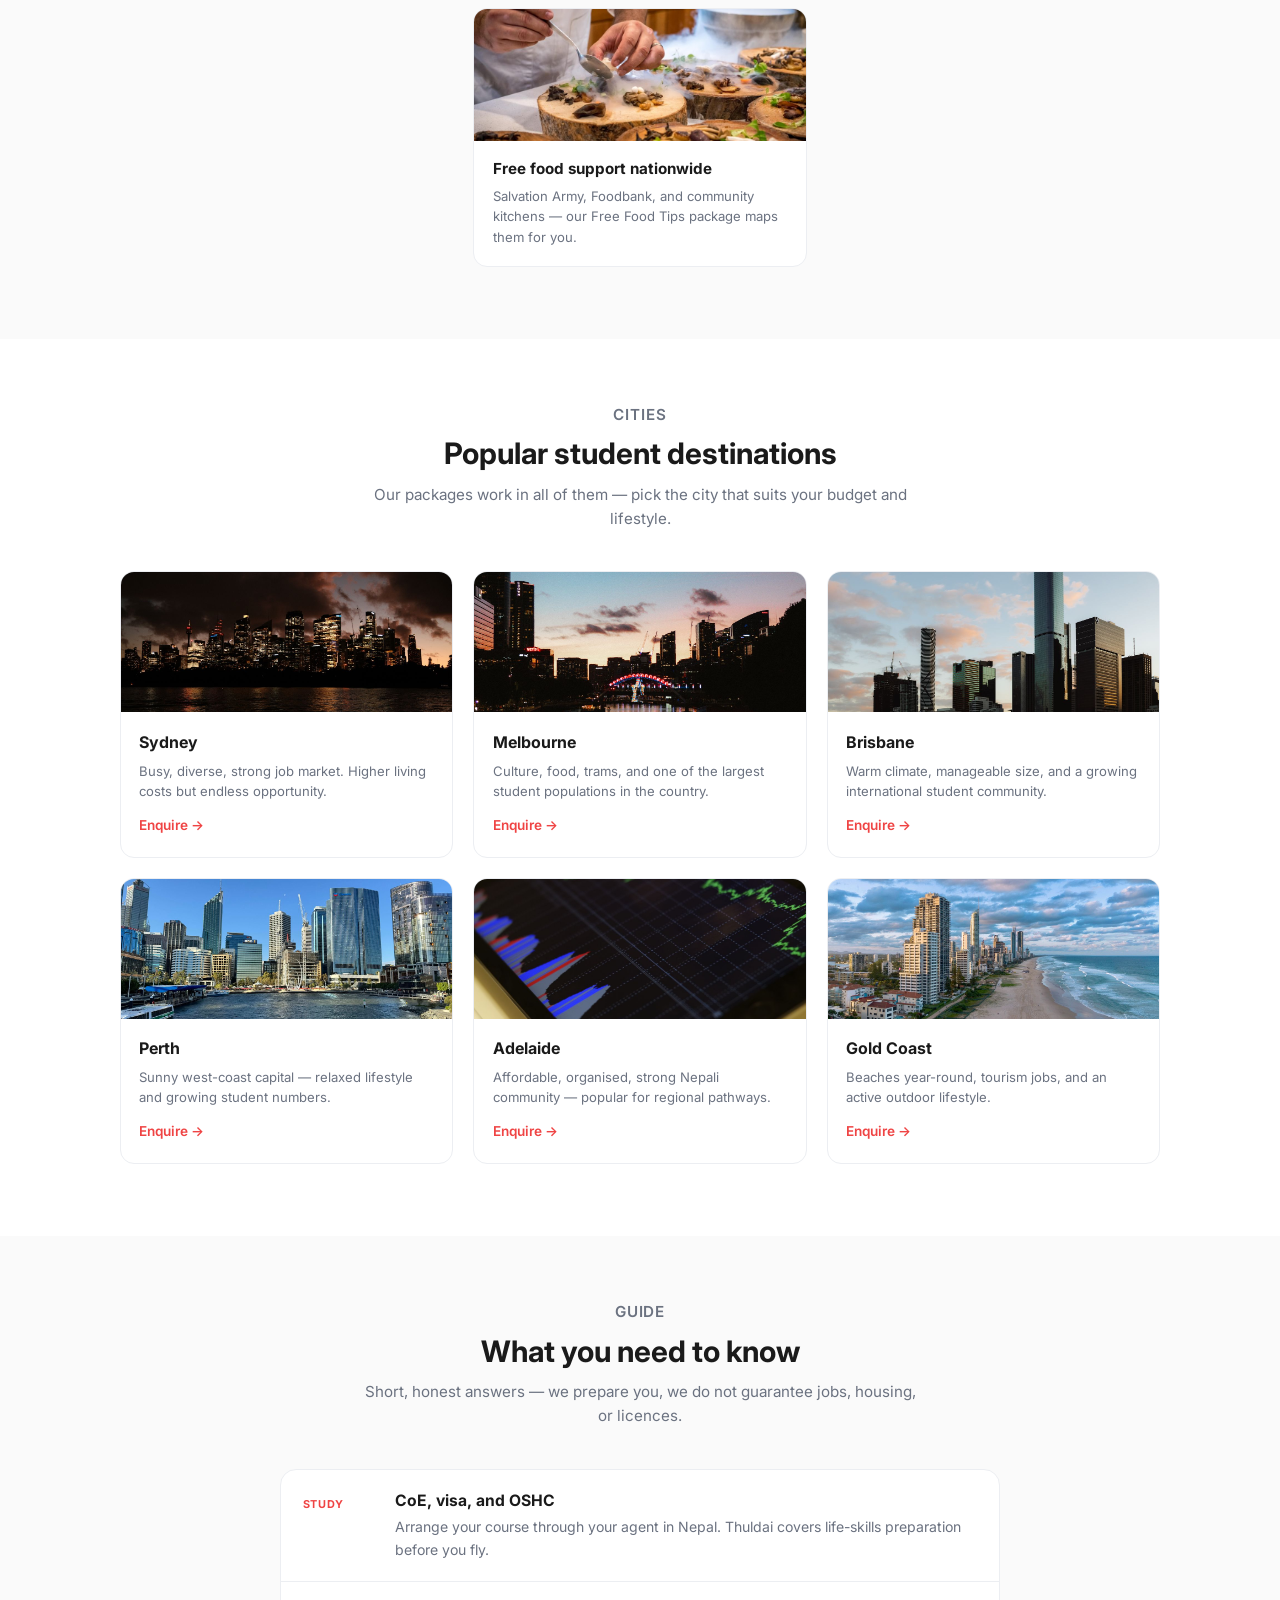
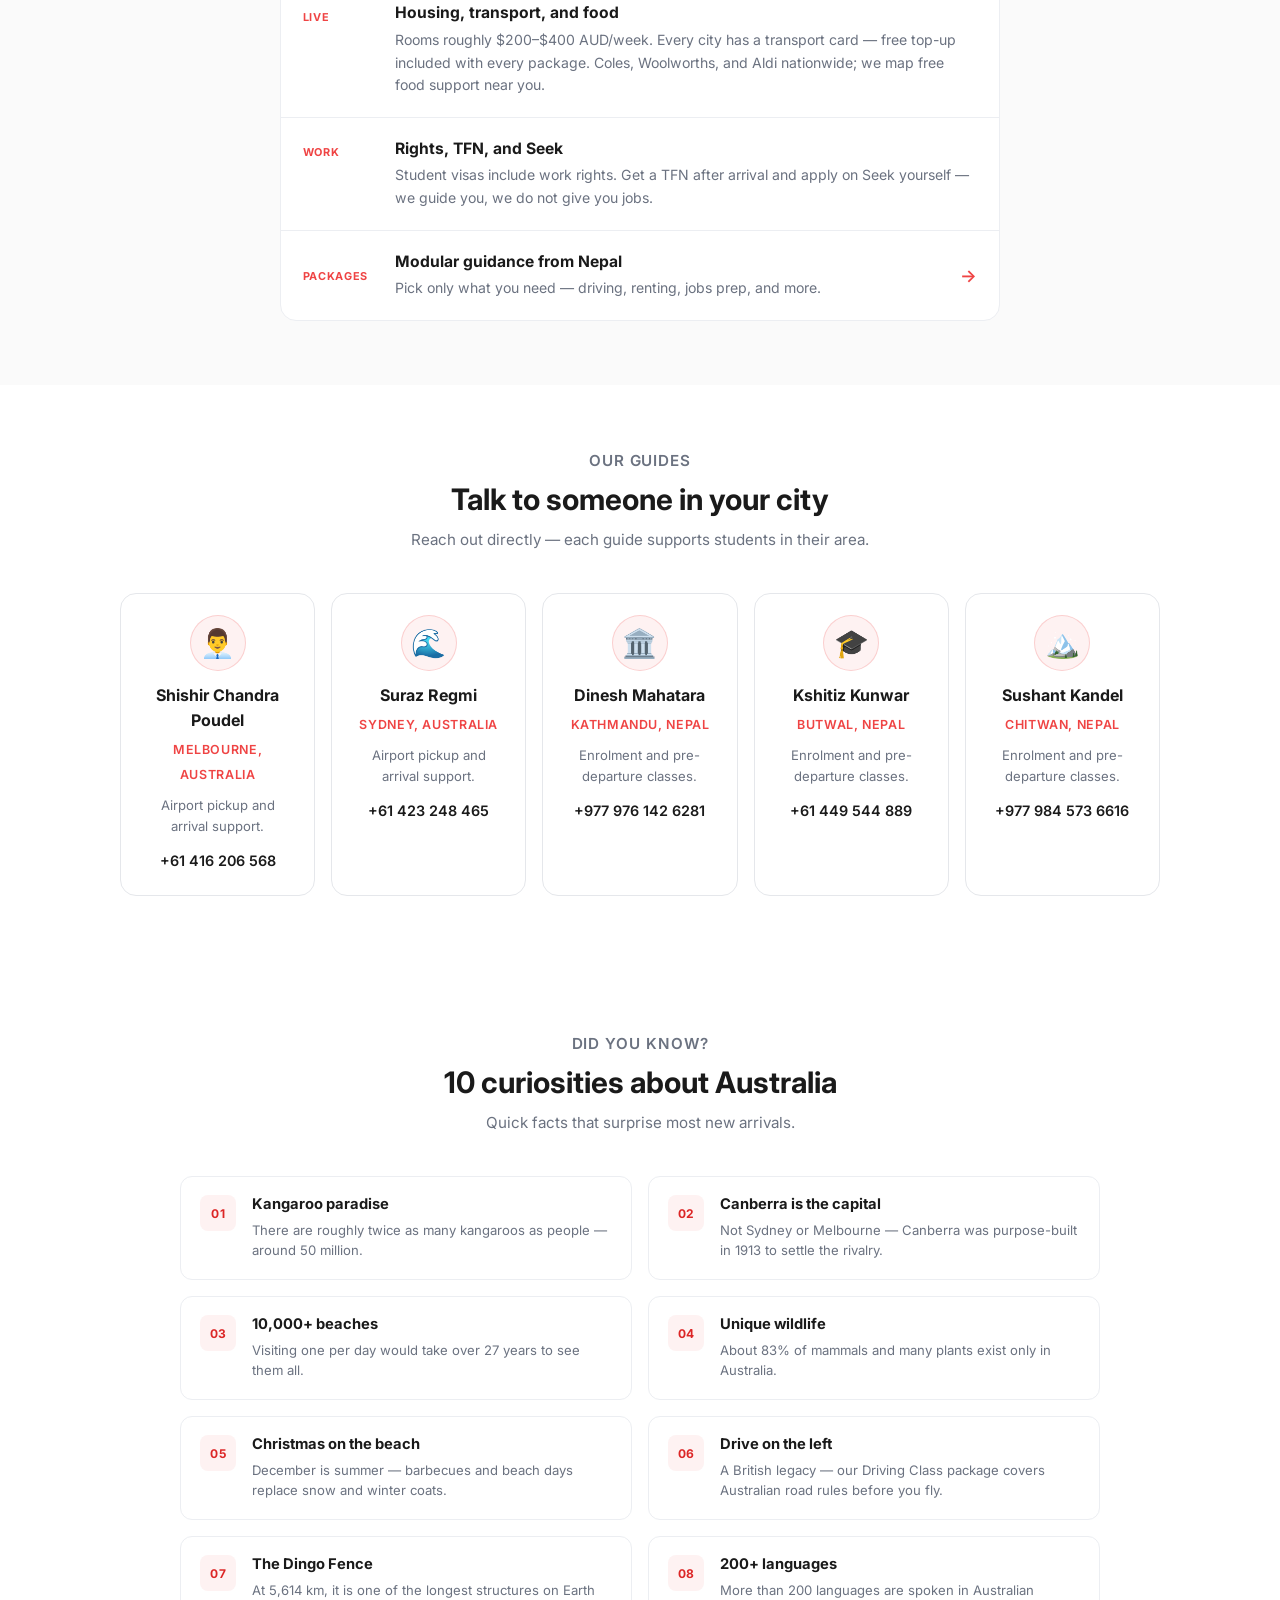
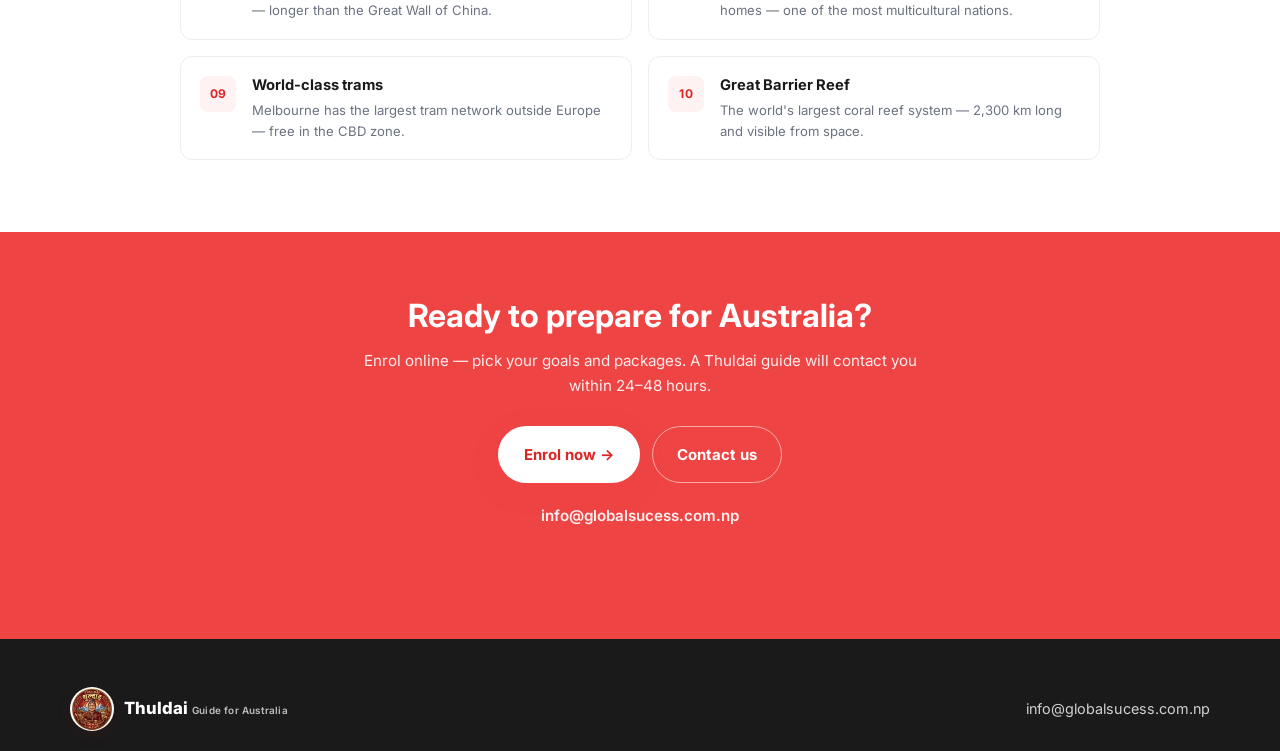
<file: live-in-australia.html>
<!DOCTYPE html>
<html lang="en">
<head>
  <meta charset="UTF-8">
  <meta name="viewport" content="width=device-width, initial-scale=1.0">
  <title>Australia: Everything to Discover | Thuldai — Guide for Australia</title>
  <meta name="description" content="Discover Australia — study, live, work, and settle with Thuldai modular guidance packages for Nepali students. All cities.">
  <link rel="icon" type="image/png" href="assets/favicon.png?v=1">
  <link rel="apple-touch-icon" href="assets/thuldai-logo.png?v=1">
  <link rel="preconnect" href="https://fonts.googleapis.com">
  <link rel="preconnect" href="https://fonts.gstatic.com" crossorigin>
  <link rel="stylesheet" href="css/style.css">
  <link rel="stylesheet" href="css/dingoos-theme.css">
  <link rel="stylesheet" href="css/forms.css">
  <link rel="stylesheet" href="css/aus-enquiry.css">
  <link rel="stylesheet" href="css/aus-page.css?v=20260824">
  <link rel="stylesheet" href="css/hero-interactive.css">
  <link rel="stylesheet" href="css/mobile.css?v=20260827">
  <link rel="stylesheet" href="css/whatsapp-float.css?v=20260830">
</head>
<body class="page-australia">

  <div class="scroll-progress"><span></span></div>

  <header class="navbar dingoos-header" id="navbar">
    <div class="container nav-inner">
      <a href="index.html" class="logo">
        <img src="assets/thuldai-logo.png?v=1" alt="Thuldai — Guide for Australia" width="52" height="52">
        <span class="logo-word"><strong>Thuldai</strong> <em class="logo-tag">Guide for Australia</em></span>
      </a>
      <button class="menu-toggle" aria-label="Menu">☰</button>
      <ul class="nav-links">
        <li><a href="index.html">Home</a></li>
        <li><a href="index.html#packages">Packages</a></li>
        <li><a href="live-in-australia.html" class="active">Australia</a></li>
        <li><a href="contact.html">Contact</a></li>
        <li><a href="register.html" class="nav-cta">Enrol Now</a></li>
      </ul>
    </div>
  </header>

  <!-- HERO -->
  <section class="aus-hero aus-hero--bright">
    <div class="aus-hero-media" aria-hidden="true">
      <img src="assets/images/cities/perth.jpg" alt="">
    </div>
    <div class="aus-hero-overlay" aria-hidden="true"></div>
    <div class="container aus-hero-body reveal">
      <p class="aus-hero-label">Living in Australia</p>
      <img class="page-brand-logo" src="assets/thuldai-logo.png?v=1" alt="Thuldai — Guide for Australia" width="88" height="88">
      <h1 class="aus-hero-title">Your guide to studying and living in Australia</h1>
      <p class="aus-hero-lead">Practical information for Nepali students — from visa basics to housing, work, and city life. Thuldai helps you prepare before you fly.</p>
      <div class="aus-hero-actions">
        <a href="#discover" class="aus-hero-btn aus-hero-btn--primary">Explore the guide</a>
        <a href="register.html" class="aus-hero-btn aus-hero-btn--ghost">Enrol now</a>
      </div>
    </div>
  </section>

  <div class="dingoos-marquee">
    <div class="dingoos-marquee-track">
      <span>Study · Live · Work · Settle · All Australian Cities</span>
      <span>Free Airport Pickup · SIM on Enrol · Free Food Tips</span>
      <span>Free Transport Card Top-Up · All Cities</span>
      <span>Study · Live · Work · Settle · All Australian Cities</span>
      <span>Free Airport Pickup · SIM on Enrol · Free Food Tips</span>
      <span>Free Transport Card Top-Up · All Cities</span>
    </div>
  </div>

  <!-- WHY AUSTRALIA -->
  <section class="aus-features" id="features">
    <div class="container">
      <header class="aus-section-head reveal">
        <p class="section-label">Why Australia</p>
        <h2>Main features of Australia</h2>
        <p>What makes Australia a top choice for international students.</p>
      </header>
      <div class="aus-features-grid">
        <article class="aus-feature-card reveal">
          <div class="aus-feature-img">
            <img src="assets/images/australia/travel.jpg" alt="" loading="lazy">
          </div>
          <div class="aus-feature-body">
            <h3>Sixth-largest country</h3>
            <p>Tropical north to cool southern cities — every student can find a destination that fits.</p>
          </div>
        </article>
        <article class="aus-feature-card reveal">
          <div class="aus-feature-img">
            <img src="assets/images/cities/gold-coast.jpg" alt="" loading="lazy">
          </div>
          <div class="aus-feature-body">
            <h3>3,000+ hours of sunlight</h3>
            <p>Outdoor lifestyle, beaches, parks, and community events year-round in many regions.</p>
          </div>
        </article>
        <article class="aus-feature-card reveal">
          <div class="aus-feature-img">
            <img src="assets/images/australia/business.jpg" alt="" loading="lazy">
          </div>
          <div class="aus-feature-body">
            <h3>Quality of life</h3>
            <p>Strong minimum wage, Fair Work protections, and work-life balance across industries.</p>
          </div>
        </article>
        <article class="aus-feature-card reveal">
          <div class="aus-feature-img">
            <img src="assets/images/australia/community.jpg" alt="" loading="lazy">
          </div>
          <div class="aus-feature-body">
            <h3>Multicultural cities</h3>
            <p>Nepalese communities in every major city — support networks are closer than you think.</p>
          </div>
        </article>
        <article class="aus-feature-card reveal">
          <div class="aus-feature-img">
            <img src="assets/images/heroes/sydney-opera.jpg" alt="" loading="lazy">
          </div>
          <div class="aus-feature-body">
            <h3>19 UNESCO World Heritage sites</h3>
            <p>From the Great Barrier Reef to historic landmarks worth exploring on breaks.</p>
          </div>
        </article>
        <article class="aus-feature-card reveal">
          <div class="aus-feature-img">
            <img src="assets/images/australia/city-street.jpg" alt="" loading="lazy">
          </div>
          <div class="aus-feature-body">
            <h3>Unique wildlife</h3>
            <p>Kangaroos, koalas, and thousands of species found nowhere else on Earth.</p>
          </div>
        </article>
        <article class="aus-feature-card reveal">
          <div class="aus-feature-img">
            <img src="assets/images/australia/restaurant.jpg" alt="" loading="lazy">
          </div>
          <div class="aus-feature-body">
            <h3>Free food support nationwide</h3>
            <p>Salvation Army, Foodbank, and community kitchens — our Free Food Tips package maps them for you.</p>
          </div>
        </article>
      </div>
    </div>
  </section>

  <!-- CITIES -->
  <section class="aus-cities" id="cities">
    <div class="container">
      <header class="aus-section-head reveal">
        <p class="section-label">Cities</p>
        <h2>Popular student destinations</h2>
        <p>Our packages work in all of them — pick the city that suits your budget and lifestyle.</p>
      </header>
      <div class="aus-cities-grid">
        <article class="aus-city-card reveal">
          <div class="aus-city-img" style="background-image:url('assets/images/cities/sydney.jpg')"></div>
          <div class="aus-city-body">
            <h3>Sydney</h3>
            <p>Busy, diverse, strong job market. Higher living costs but endless opportunity.</p>
            <a href="register.html?city=Sydney">Enquire →</a>
          </div>
        </article>
        <article class="aus-city-card reveal">
          <div class="aus-city-img" style="background-image:url('assets/images/cities/melbourne.jpg')"></div>
          <div class="aus-city-body">
            <h3>Melbourne</h3>
            <p>Culture, food, trams, and one of the largest student populations in the country.</p>
            <a href="register.html?city=Melbourne">Enquire →</a>
          </div>
        </article>
        <article class="aus-city-card reveal">
          <div class="aus-city-img" style="background-image:url('assets/images/cities/brisbane.jpg')"></div>
          <div class="aus-city-body">
            <h3>Brisbane</h3>
            <p>Warm climate, manageable size, and a growing international student community.</p>
            <a href="register.html?city=Brisbane">Enquire →</a>
          </div>
        </article>
        <article class="aus-city-card reveal">
          <div class="aus-city-img" style="background-image:url('assets/images/cities/perth.jpg')"></div>
          <div class="aus-city-body">
            <h3>Perth</h3>
            <p>Sunny west-coast capital — relaxed lifestyle and growing student numbers.</p>
            <a href="register.html?city=Perth">Enquire →</a>
          </div>
        </article>
        <article class="aus-city-card reveal">
          <div class="aus-city-img" style="background-image:url('assets/images/cities/adelaide.jpg')"></div>
          <div class="aus-city-body">
            <h3>Adelaide</h3>
            <p>Affordable, organised, strong Nepali community — popular for regional pathways.</p>
            <a href="register.html?city=Adelaide">Enquire →</a>
          </div>
        </article>
        <article class="aus-city-card reveal">
          <div class="aus-city-img" style="background-image:url('assets/images/cities/gold-coast.jpg')"></div>
          <div class="aus-city-body">
            <h3>Gold Coast</h3>
            <p>Beaches year-round, tourism jobs, and an active outdoor lifestyle.</p>
            <a href="register.html?city=Gold Coast">Enquire →</a>
          </div>
        </article>
      </div>
    </div>
  </section>

  <!-- GUIDE -->
  <section class="aus-topics" id="discover">
    <div class="container">
      <header class="aus-section-head reveal">
        <p class="section-label">Guide</p>
        <h2>What you need to know</h2>
        <p>Short, honest answers — we prepare you, we do not guarantee jobs, housing, or licences.</p>
      </header>
      <div class="aus-topics-list">
        <article class="aus-topic-row reveal" id="study">
          <span class="aus-topic-label">Study</span>
          <div class="aus-topic-content">
            <h3>CoE, visa, and OSHC</h3>
            <p>Arrange your course through your agent in Nepal. Thuldai covers life-skills preparation before you fly.</p>
          </div>
        </article>
        <article class="aus-topic-row reveal" id="live">
          <span class="aus-topic-label">Live</span>
          <div class="aus-topic-content">
            <h3>Housing, transport, and food</h3>
            <p>Rooms roughly $200–$400 AUD/week. Every city has a transport card — free top-up included with every package. Coles, Woolworths, and Aldi nationwide; we map free food support near you.</p>
          </div>
        </article>
        <article class="aus-topic-row reveal" id="work">
          <span class="aus-topic-label">Work</span>
          <div class="aus-topic-content">
            <h3>Rights, TFN, and Seek</h3>
            <p>Student visas include work rights. Get a TFN after arrival and apply on Seek yourself — we guide you, we do not give you jobs.</p>
          </div>
        </article>
        <a href="index.html#packages" class="aus-topic-row aus-topic-row--link reveal">
          <span class="aus-topic-label">Packages</span>
          <div class="aus-topic-content">
            <h3>Modular guidance from Nepal</h3>
            <p>Pick only what you need — driving, renting, jobs prep, and more.</p>
          </div>
          <span class="aus-topic-arrow" aria-hidden="true">→</span>
        </a>
      </div>
    </div>
  </section>

  <!-- GUIDES -->
  <section class="aus-guides" id="guides">
    <div class="container">
      <header class="aus-section-head reveal">
        <p class="section-label">Our Guides</p>
        <h2>Talk to someone in your city</h2>
        <p>Reach out directly — each guide supports students in their area.</p>
      </header>
      <div class="aus-team-grid reveal">
        <article class="aus-team-card">
          <span class="aus-team-avatar" aria-hidden="true">👨‍💼</span>
          <h3>Shishir Chandra Poudel</h3>
          <p class="aus-team-city">Melbourne, Australia</p>
          <p class="aus-team-role">Airport pickup and arrival support.</p>
          <a href="tel:+61416206568" class="aus-team-phone">+61 416 206 568</a>
        </article>
        <article class="aus-team-card">
          <span class="aus-team-avatar" aria-hidden="true">🌊</span>
          <h3>Suraz Regmi</h3>
          <p class="aus-team-city">Sydney, Australia</p>
          <p class="aus-team-role">Airport pickup and arrival support.</p>
          <a href="tel:+61423248465" class="aus-team-phone">+61 423 248 465</a>
        </article>
        <article class="aus-team-card">
          <span class="aus-team-avatar" aria-hidden="true">🏛️</span>
          <h3>Dinesh Mahatara</h3>
          <p class="aus-team-city">Kathmandu, Nepal</p>
          <p class="aus-team-role">Enrolment and pre-departure classes.</p>
          <a href="tel:+9779761426281" class="aus-team-phone">+977 976 142 6281</a>
        </article>
        <article class="aus-team-card">
          <span class="aus-team-avatar" aria-hidden="true">🎓</span>
          <h3>Kshitiz Kunwar</h3>
          <p class="aus-team-city">Butwal, Nepal</p>
          <p class="aus-team-role">Enrolment and pre-departure classes.</p>
          <a href="tel:+61449544889" class="aus-team-phone">+61 449 544 889</a>
        </article>
        <article class="aus-team-card">
          <span class="aus-team-avatar" aria-hidden="true">🏔️</span>
          <h3>Sushant Kandel</h3>
          <p class="aus-team-city">Chitwan, Nepal</p>
          <p class="aus-team-role">Enrolment and pre-departure classes.</p>
          <a href="tel:+9779845736616" class="aus-team-phone">+977 984 573 6616</a>
        </article>
      </div>
    </div>
  </section>

  <!-- CURIOSITIES -->
  <section class="aus-facts" id="curiosities">
    <div class="container">
      <header class="aus-section-head reveal">
        <p class="section-label">Did you know?</p>
        <h2>10 curiosities about Australia</h2>
        <p>Quick facts that surprise most new arrivals.</p>
      </header>
      <div class="aus-facts-grid">
        <article class="aus-fact-card reveal">
          <span class="aus-fact-num">01</span>
          <div>
            <h3>Kangaroo paradise</h3>
            <p>There are roughly twice as many kangaroos as people — around 50 million.</p>
          </div>
        </article>
        <article class="aus-fact-card reveal">
          <span class="aus-fact-num">02</span>
          <div>
            <h3>Canberra is the capital</h3>
            <p>Not Sydney or Melbourne — Canberra was purpose-built in 1913 to settle the rivalry.</p>
          </div>
        </article>
        <article class="aus-fact-card reveal">
          <span class="aus-fact-num">03</span>
          <div>
            <h3>10,000+ beaches</h3>
            <p>Visiting one per day would take over 27 years to see them all.</p>
          </div>
        </article>
        <article class="aus-fact-card reveal">
          <span class="aus-fact-num">04</span>
          <div>
            <h3>Unique wildlife</h3>
            <p>About 83% of mammals and many plants exist only in Australia.</p>
          </div>
        </article>
        <article class="aus-fact-card reveal">
          <span class="aus-fact-num">05</span>
          <div>
            <h3>Christmas on the beach</h3>
            <p>December is summer — barbecues and beach days replace snow and winter coats.</p>
          </div>
        </article>
        <article class="aus-fact-card reveal">
          <span class="aus-fact-num">06</span>
          <div>
            <h3>Drive on the left</h3>
            <p>A British legacy — our Driving Class package covers Australian road rules before you fly.</p>
          </div>
        </article>
        <article class="aus-fact-card reveal">
          <span class="aus-fact-num">07</span>
          <div>
            <h3>The Dingo Fence</h3>
            <p>At 5,614 km, it is one of the longest structures on Earth — longer than the Great Wall of China.</p>
          </div>
        </article>
        <article class="aus-fact-card reveal">
          <span class="aus-fact-num">08</span>
          <div>
            <h3>200+ languages</h3>
            <p>More than 200 languages are spoken in Australian homes — one of the most multicultural nations.</p>
          </div>
        </article>
        <article class="aus-fact-card reveal">
          <span class="aus-fact-num">09</span>
          <div>
            <h3>World-class trams</h3>
            <p>Melbourne has the largest tram network outside Europe — free in the CBD zone.</p>
          </div>
        </article>
        <article class="aus-fact-card reveal">
          <span class="aus-fact-num">10</span>
          <div>
            <h3>Great Barrier Reef</h3>
            <p>The world's largest coral reef system — 2,300 km long and visible from space.</p>
          </div>
        </article>
      </div>
    </div>
  </section>

  <!-- BOTTOM CTA -->
  <section class="aus-page-cta" id="enrol">
    <div class="container">
      <div class="aus-page-cta-inner reveal">
        <h2>Ready to prepare for Australia?</h2>
        <p>Enrol online — pick your goals and packages. A Thuldai guide will contact you within 24–48 hours.</p>
        <div class="aus-page-cta-actions">
          <a href="register.html" class="aus-hero-btn aus-hero-btn--primary">Enrol now →</a>
          <a href="contact.html" class="aus-hero-btn aus-hero-btn--ghost">Contact us</a>
        </div>
        <p class="aus-page-cta-email">
          <a href="mailto:info@globalsucess.com.np">info@globalsucess.com.np</a>
        </p>
      </div>
    </div>
  </section>

  <footer class="footer footer-minimal">
    <div class="container footer-minimal-inner">
      <a href="index.html" class="footer-logo">
        <img src="assets/thuldai-logo.png?v=1" alt="Thuldai — Guide for Australia" width="44" height="44">
        <span class="logo-word"><strong>Thuldai</strong> <em class="logo-tag">Guide for Australia</em></span>
      </a>
      <div class="footer-minimal-contact">
        <a href="mailto:info@globalsucess.com.np">info@globalsucess.com.np</a>
      </div>
    </div>
  </footer>

  <script src="js/text-sanitize.js?v=20260821"></script>
  <script src="js/mobile-ui.js?v=20260827"></script>
  <script src="js/dingoos.js?v=20260827"></script>
  <script src="js/site-config.js?v=20260830"></script>
  <script src="js/whatsapp-float.js?v=20260830"></script>
  <script src="js/main.js?v=20260821"></script>
</body>
</html>
</file>
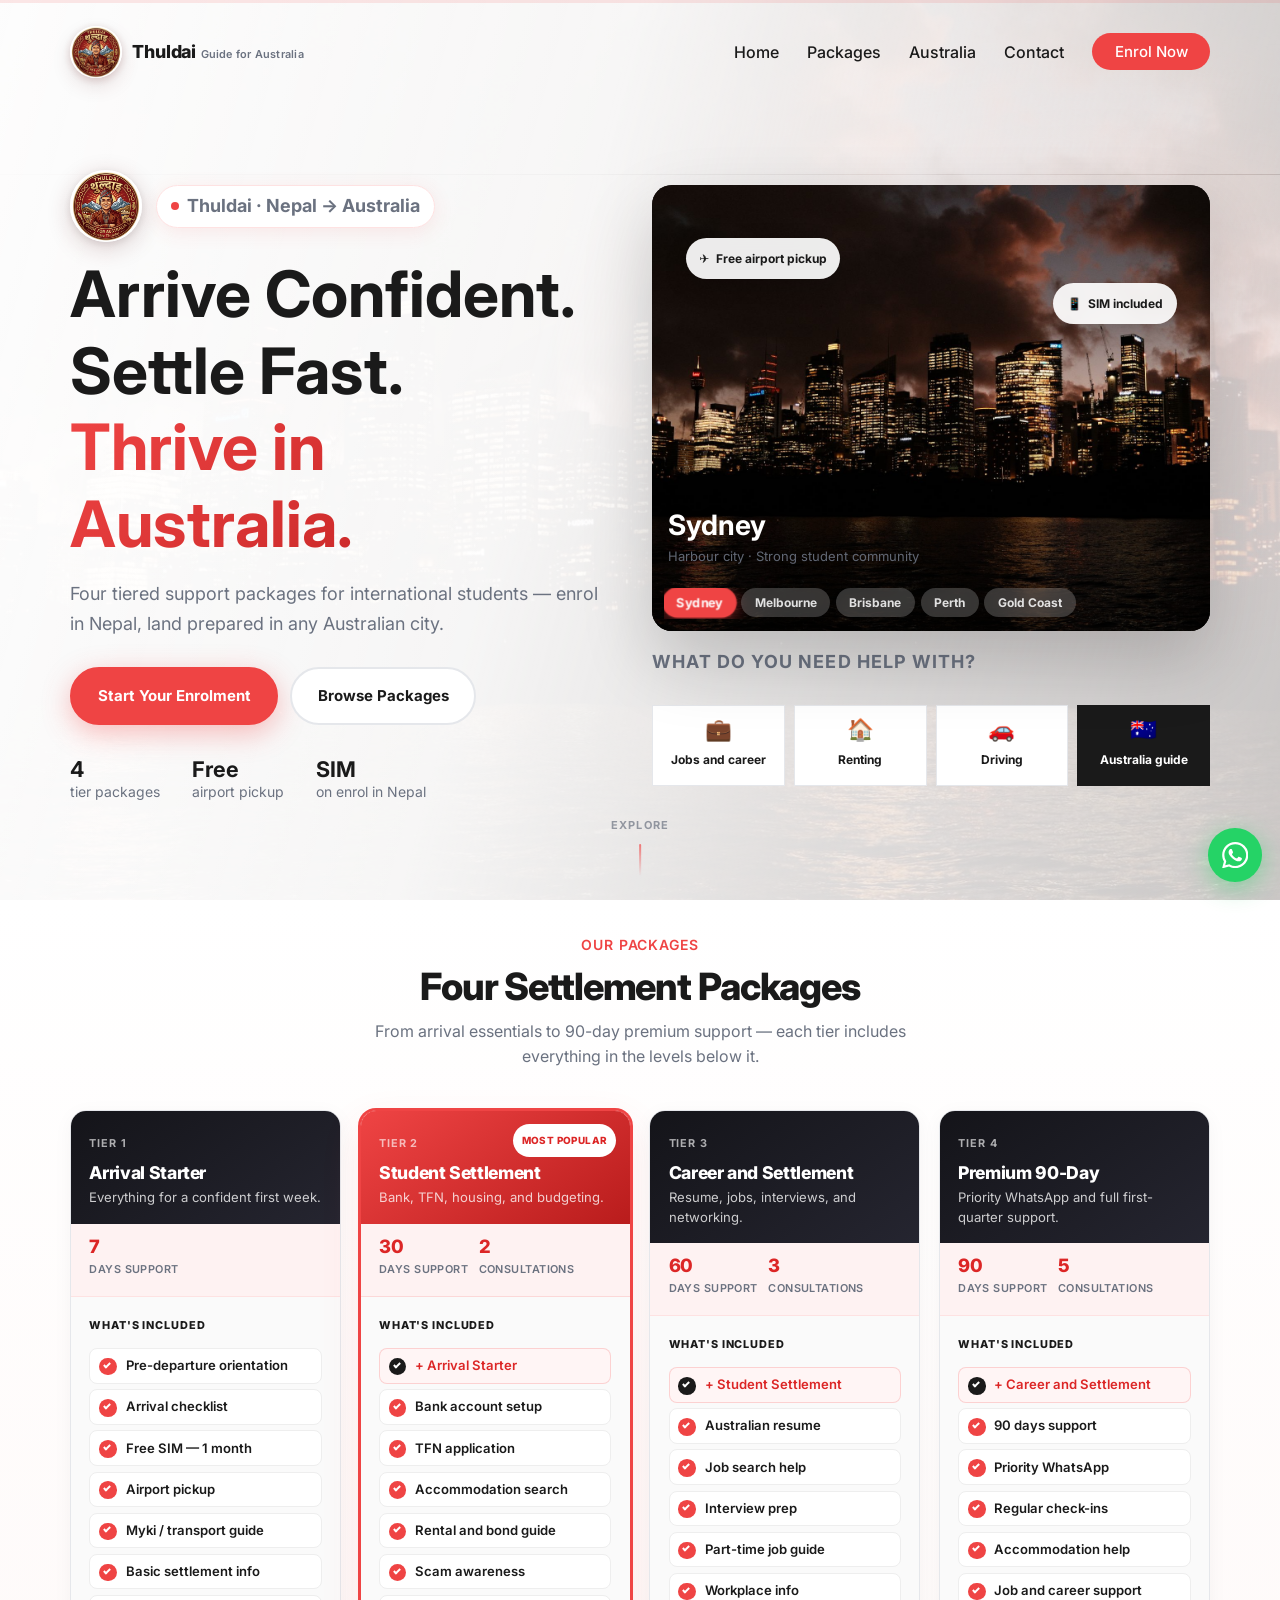
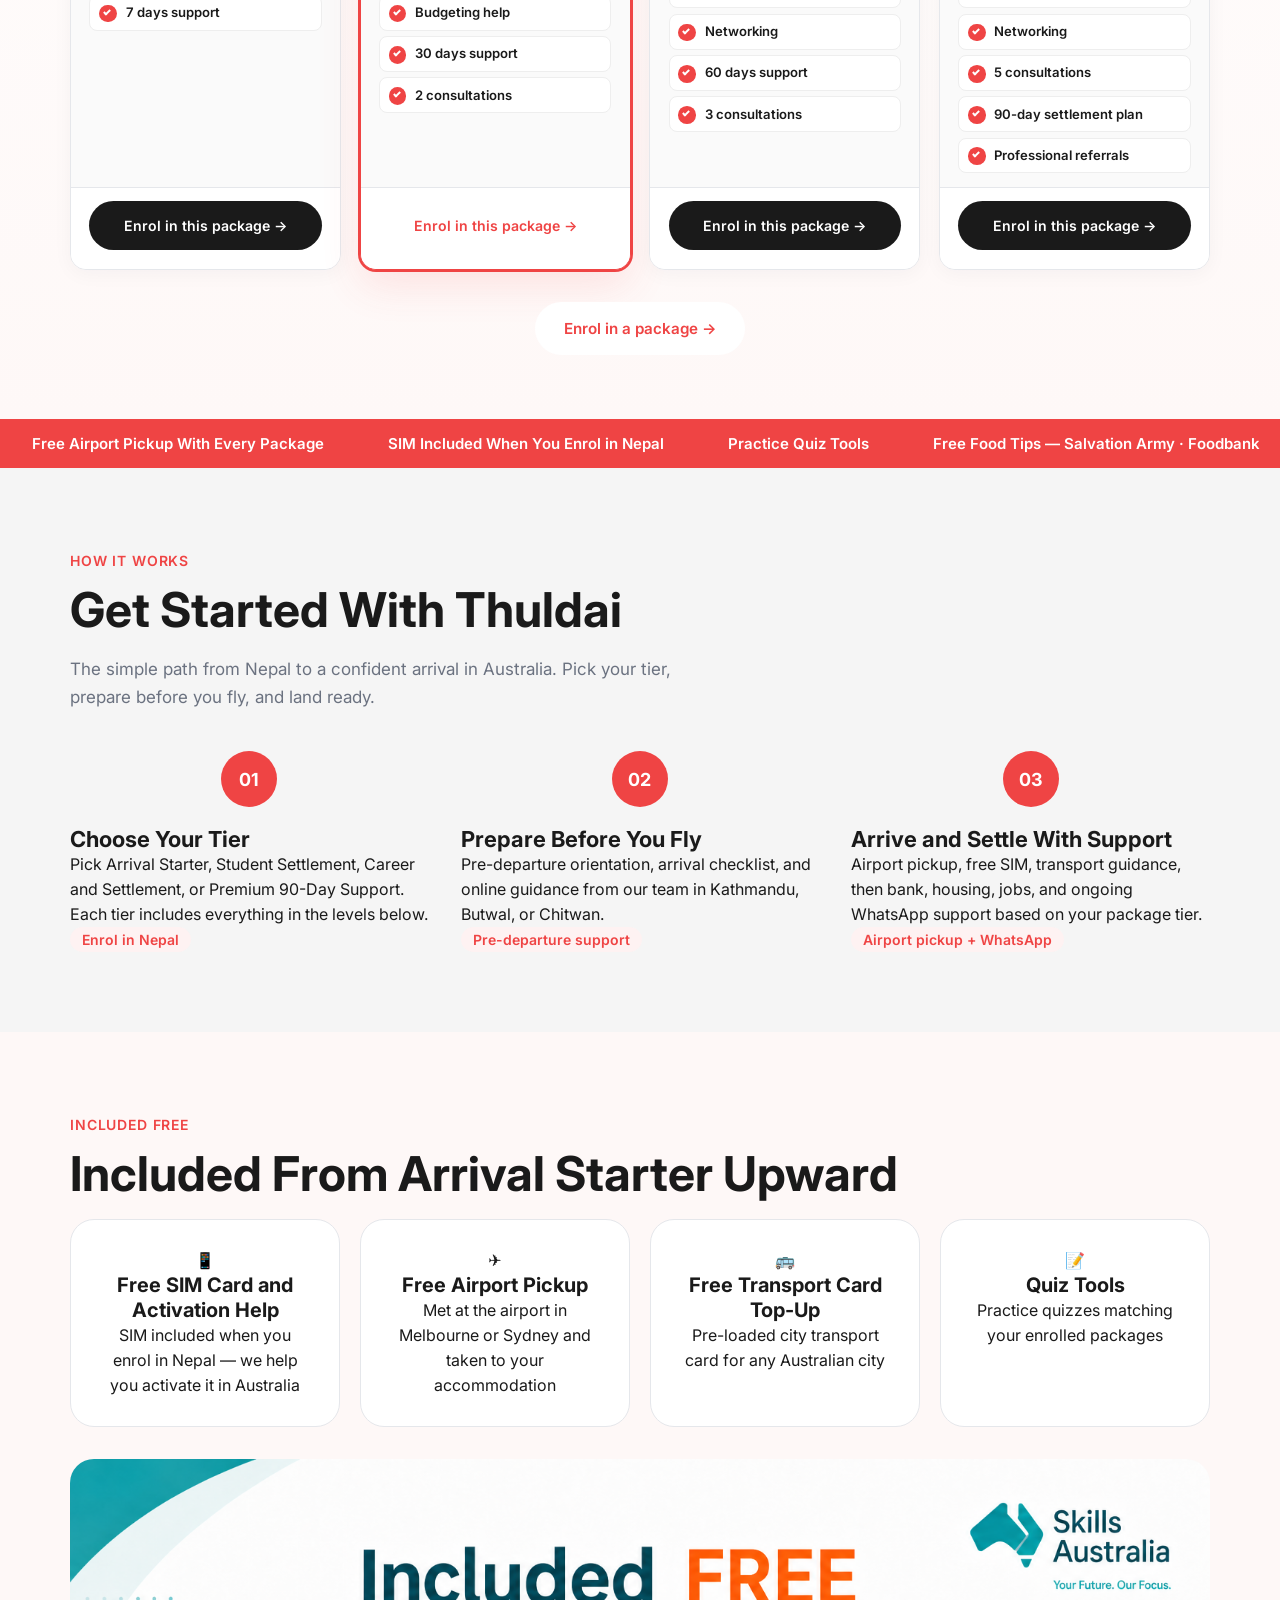
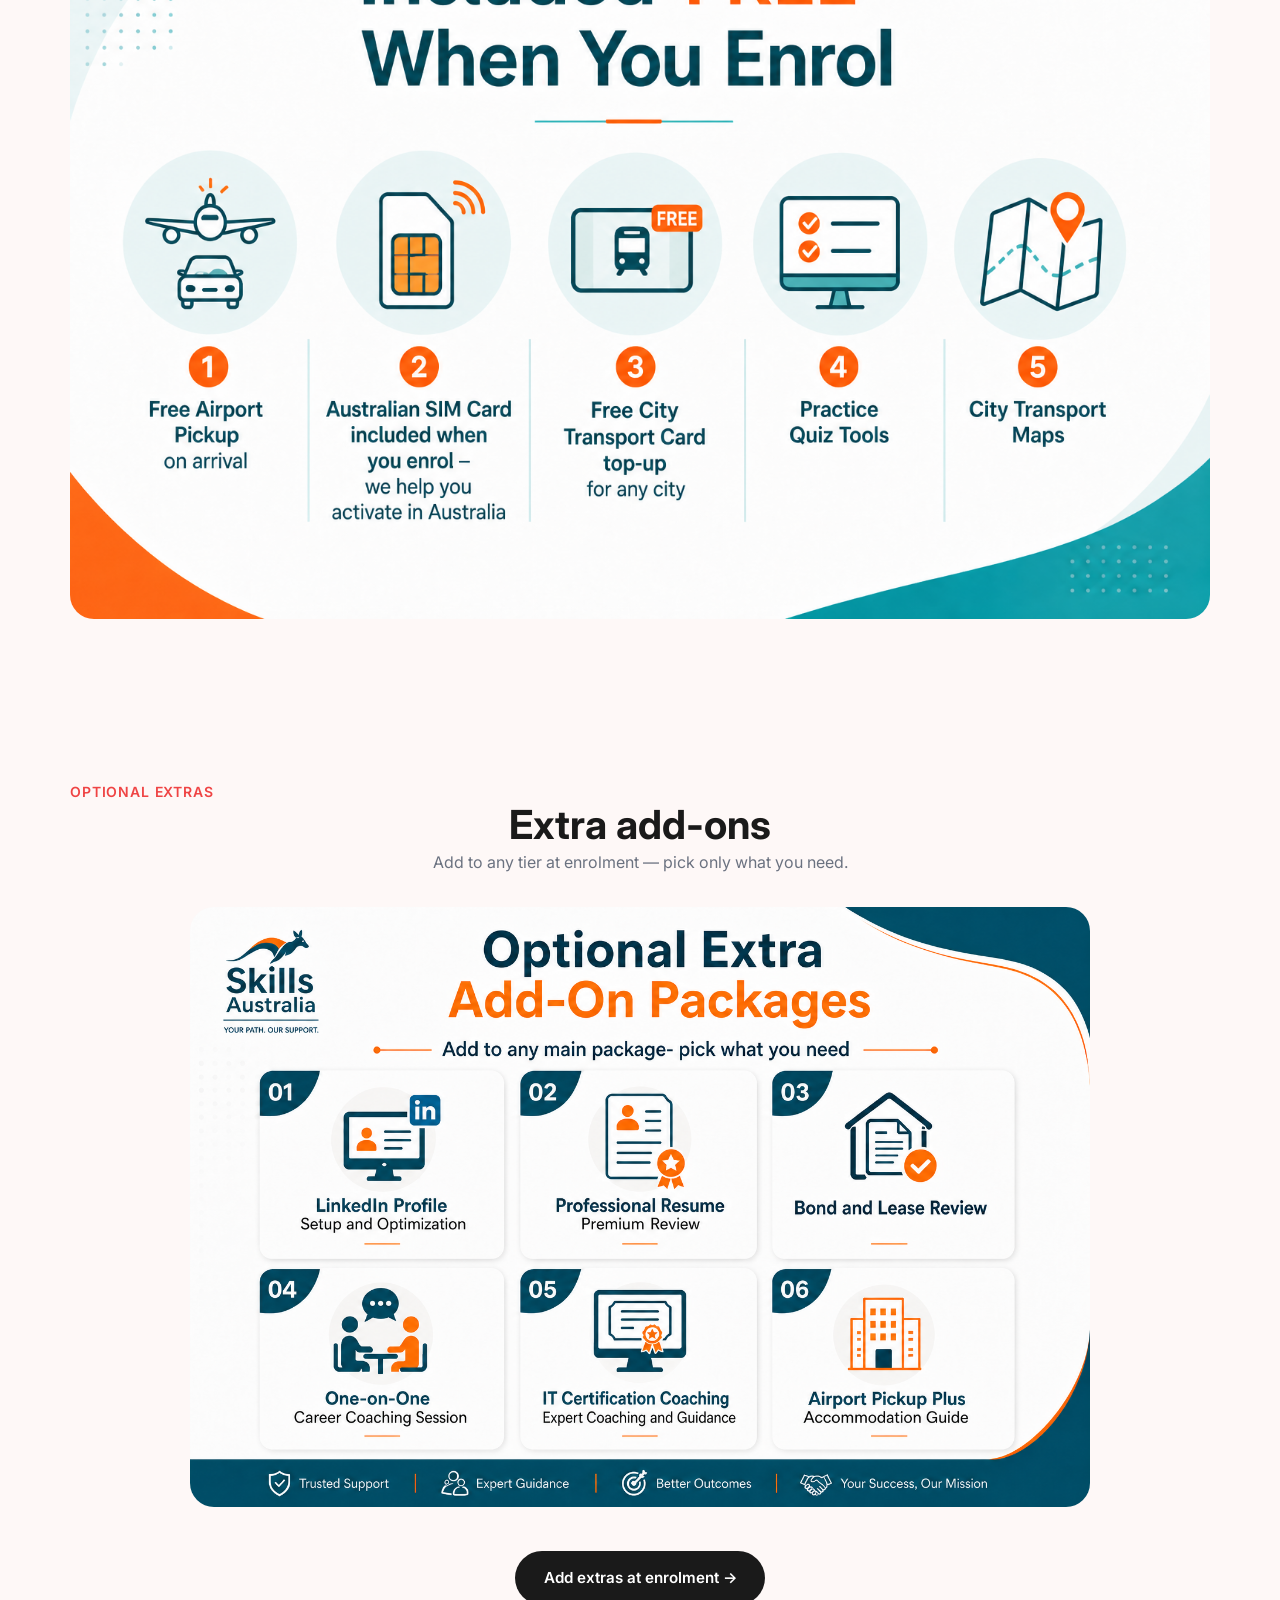
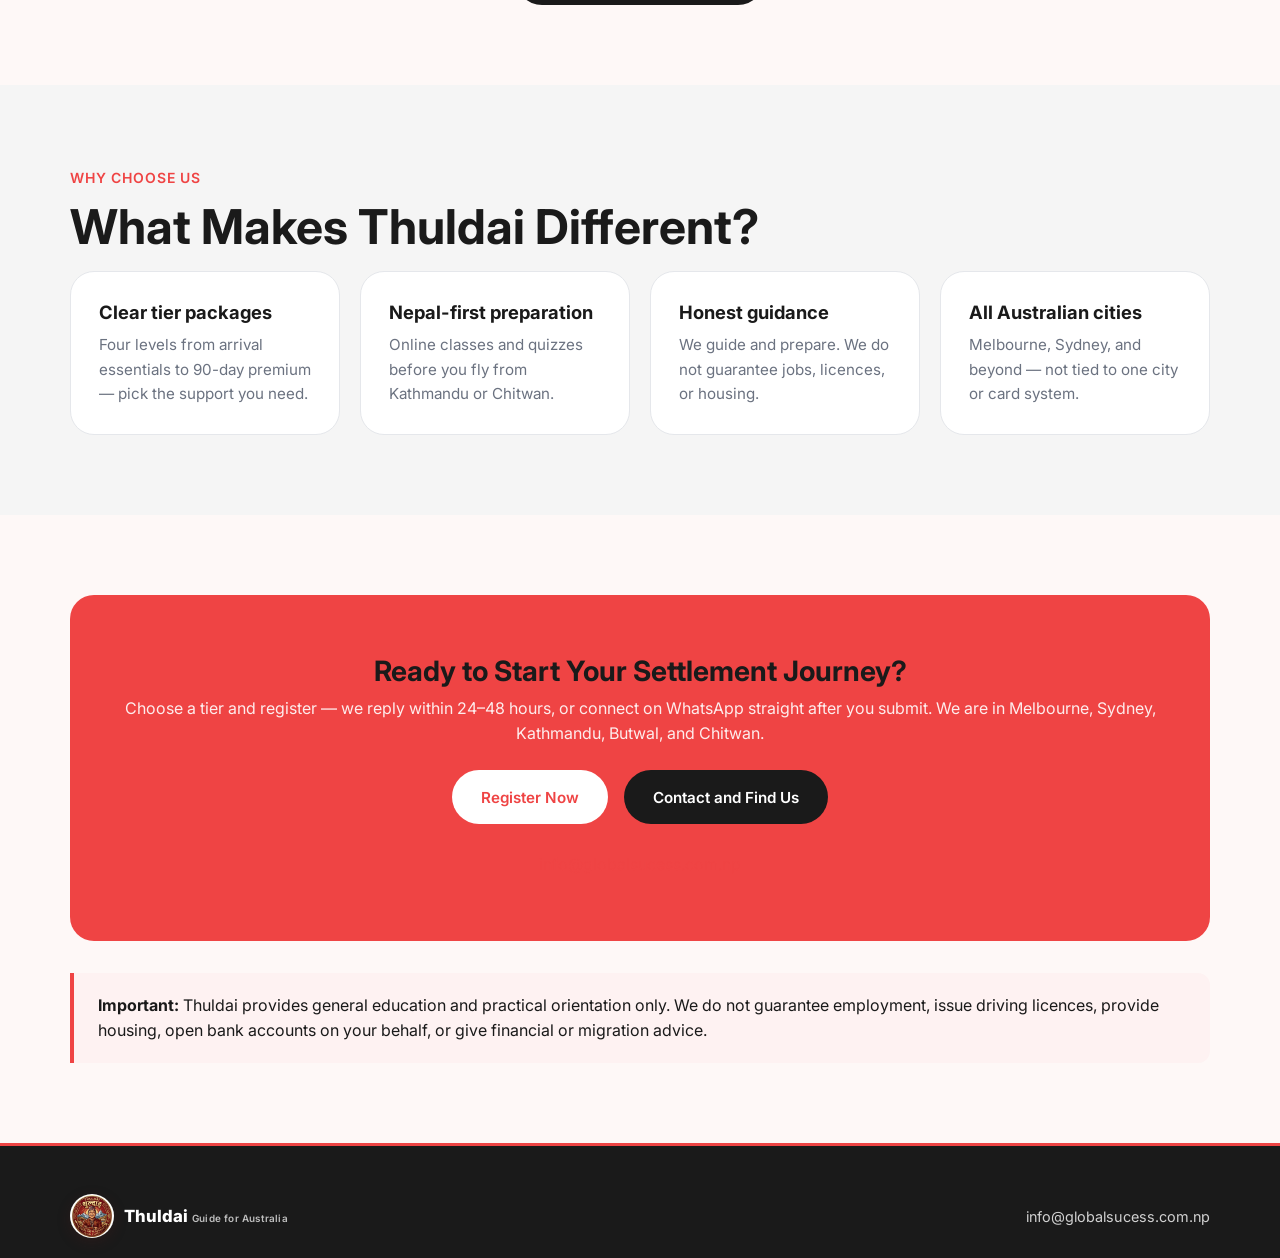
<file: packages.html>
<!DOCTYPE html>
<html lang="en">
<head>
  <meta charset="UTF-8">
  <meta http-equiv="refresh" content="0;url=index.html#packages">
  <meta name="viewport" content="width=device-width, initial-scale=1.0">
  <title>Redirecting… | Thuldai</title>
  <link rel="icon" type="image/png" href="assets/favicon.png?v=1">
  <script>window.location.replace('index.html#packages');</script>
</head>
<body>
  <p>Packages are on the home page. <a href="index.html#packages">Go to packages section</a>.</p>
</body>
</html>
</file>
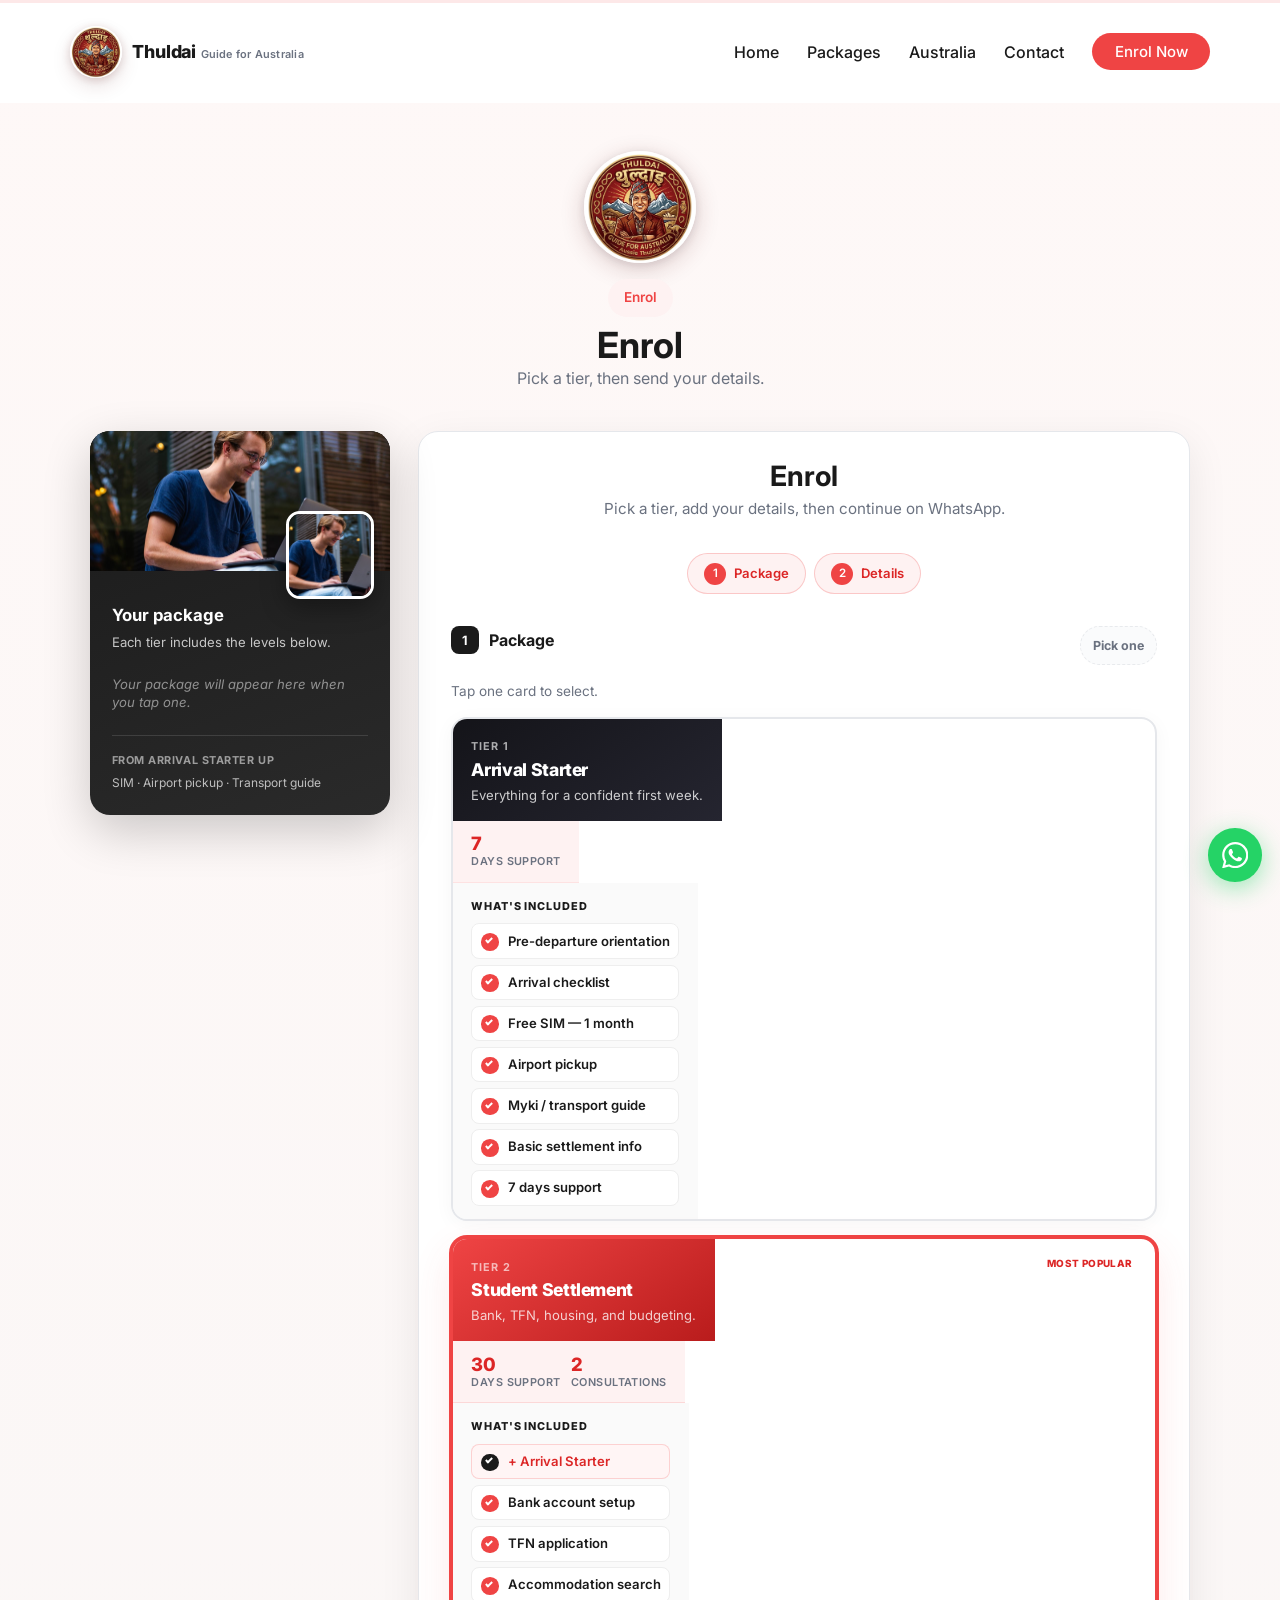
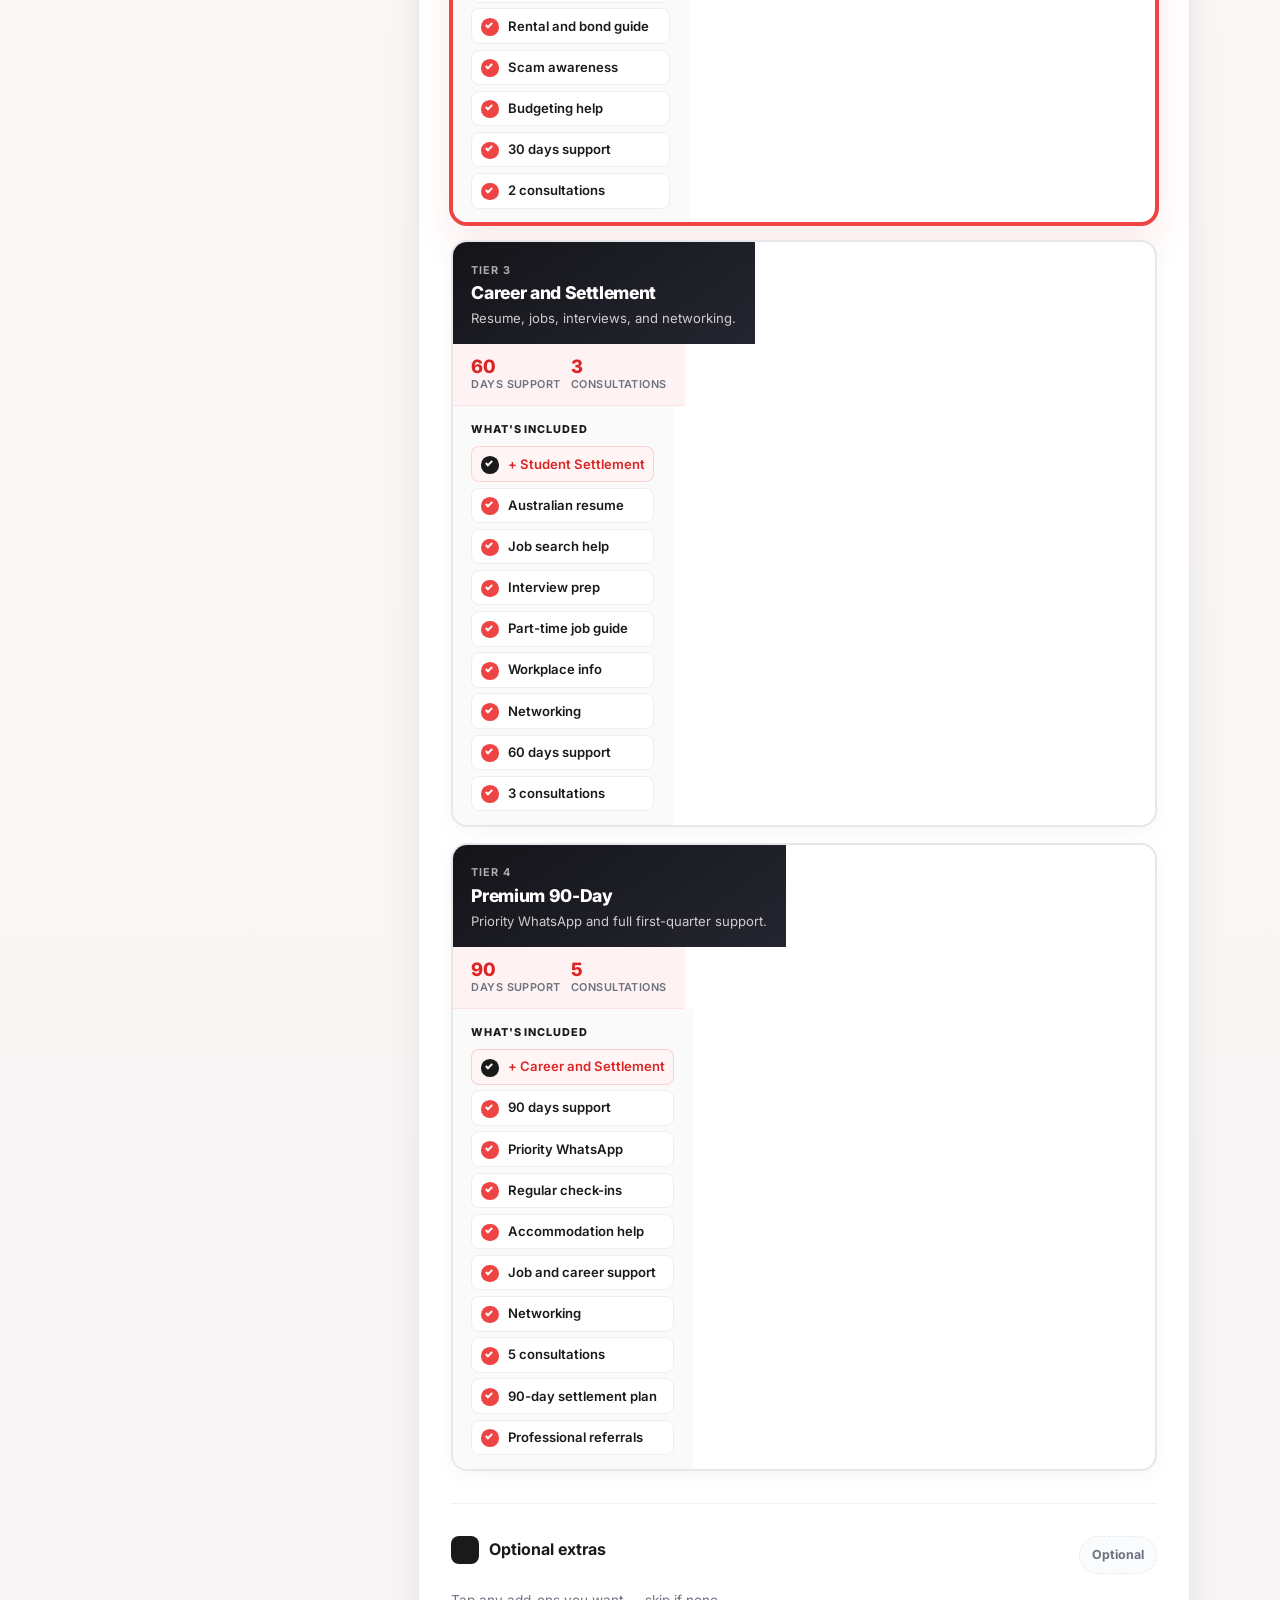
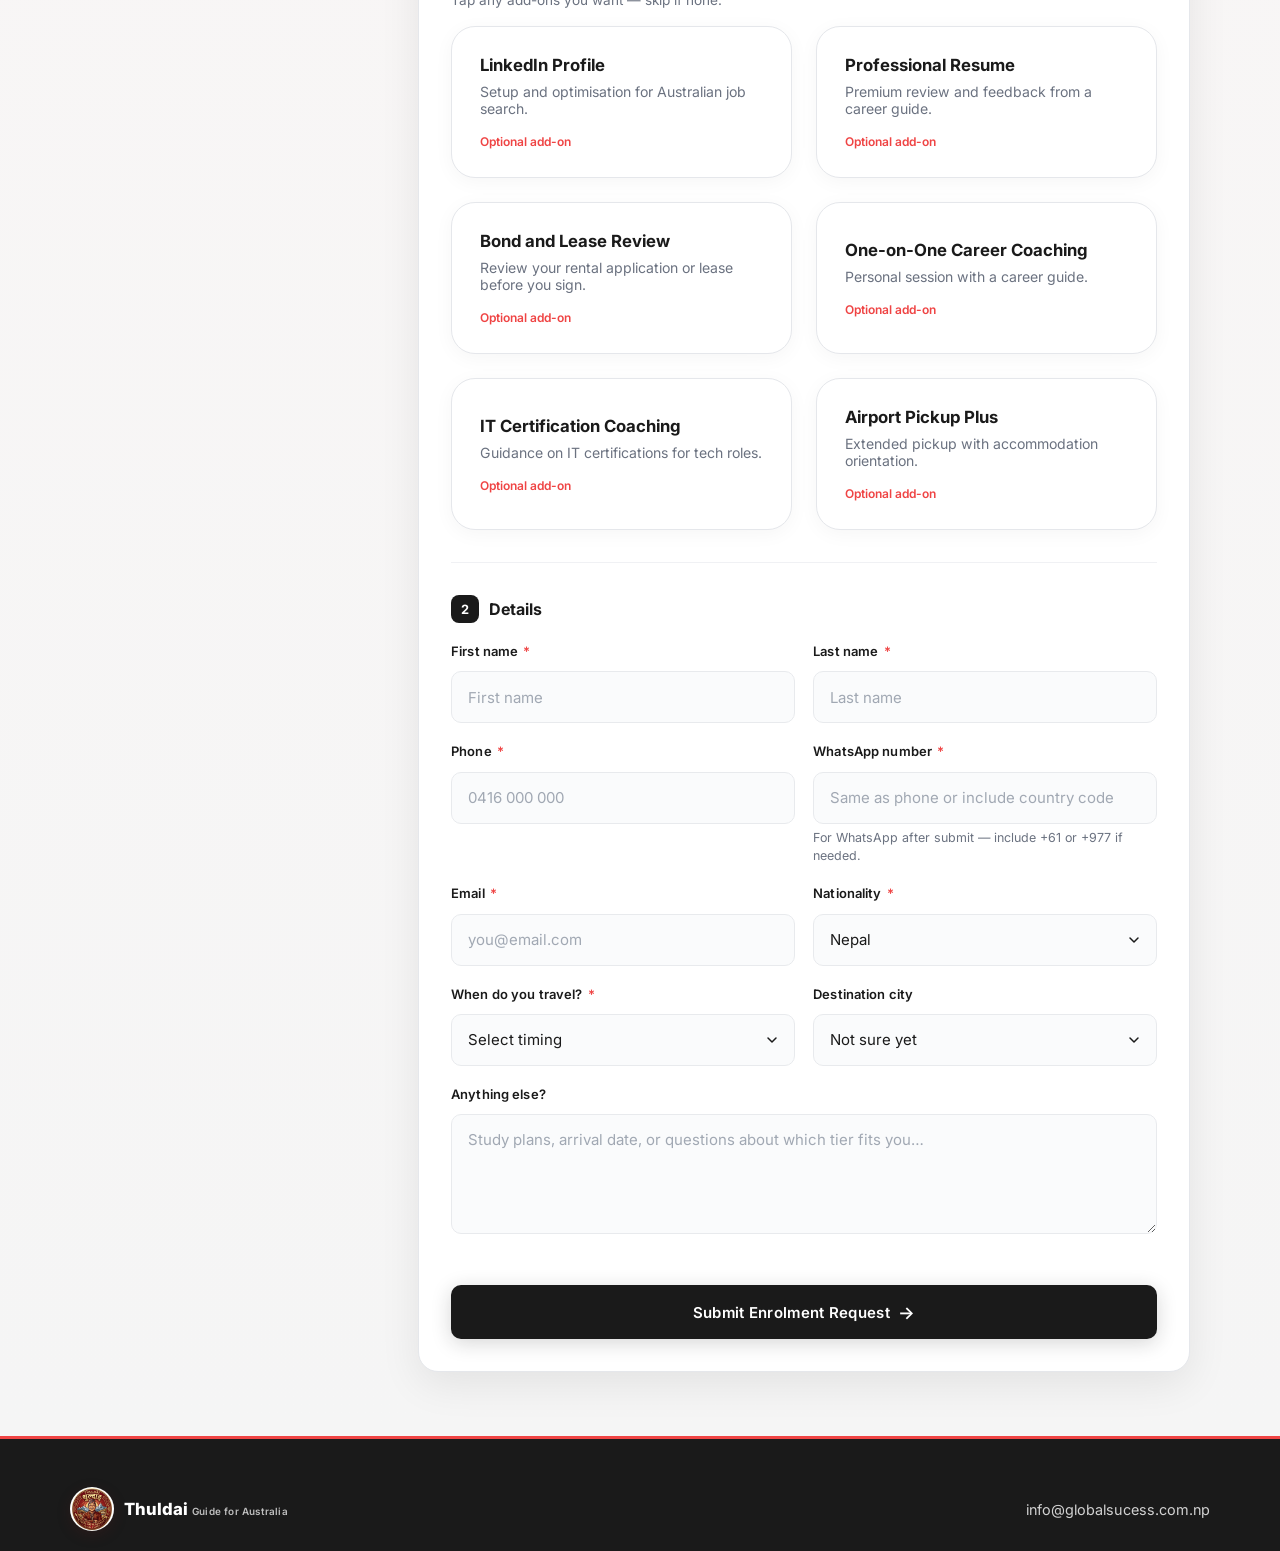
<file: register.html>
<!DOCTYPE html>
<html lang="en">
<head>
  <meta charset="UTF-8">
  <meta name="viewport" content="width=device-width, initial-scale=1.0">
  <title>Enrol Now | Thuldai — Guide for Australia</title>
  <link rel="icon" type="image/png" href="assets/favicon.png?v=1">
  <link rel="apple-touch-icon" href="assets/thuldai-logo.png?v=1">
  <link rel="stylesheet" href="css/style.css">
  <link rel="stylesheet" href="css/dingoos-theme.css">
  <link rel="stylesheet" href="css/js-services.css">
  <link rel="stylesheet" href="css/forms.css">
  <link rel="stylesheet" href="css/aus-enquiry.css">
  <link rel="stylesheet" href="css/packages-tiers.css?v=20260832">
  <link rel="stylesheet" href="css/mobile.css?v=20260827">
  <link rel="stylesheet" href="css/whatsapp-float.css?v=20260830">
</head>
<body class="js-page">

  <div class="scroll-progress"><span></span></div>

  <nav class="navbar dingoos-header">
    <div class="container nav-inner">
      <a href="index.html" class="logo">
        <img src="assets/thuldai-logo.png?v=1" alt="Thuldai — Guide for Australia" width="52" height="52">
        <span class="logo-word"><strong>Thuldai</strong> <em class="logo-tag">Guide for Australia</em></span>
      </a>
      <button class="menu-toggle" aria-label="Menu">☰</button>
      <ul class="nav-links">
        <li><a href="index.html">Home</a></li>
        <li><a href="index.html#packages">Packages</a></li>
        <li><a href="live-in-australia.html">Australia</a></li>
        <li><a href="contact.html">Contact</a></li>
        <li><a href="register.html" class="nav-cta active">Enrol Now</a></li>
      </ul>
    </div>
  </nav>

  <main class="js-register-page">
    <div class="container js-register-container">
      <div class="js-register-header">
        <img class="page-brand-logo" src="assets/thuldai-logo.png?v=1" alt="Thuldai — Guide for Australia" width="88" height="88">
        <span class="js-register-badge">Enrol</span>
        <h1 id="registerTitle">Enrol</h1>
        <p id="registerSubtitle">Pick a tier, then send your details.</p>
      </div>

      <div class="aus-enquiry-layout">
        <aside class="aus-enquiry-summary" aria-live="polite">
          <div class="aus-enquiry-summary-visual" id="summaryVisual">
            <img id="summaryThumb" src="assets/images/heroes/students-australia.jpg" alt="">
          </div>
          <div class="aus-enquiry-summary-body">
            <h3 id="summaryName">Your package</h3>
            <p id="summaryDesc">Each tier includes the levels below.</p>
            <ul class="aus-summary-list" id="summaryList">
              <li class="is-empty">Your package will appear here when you tap one.</li>
            </ul>
            <div class="aus-summary-perks">
              <strong>From Arrival Starter up</strong>
              SIM · Airport pickup · Transport guide
            </div>
          </div>
        </aside>

        <div class="aus-enquiry-card">
          <div class="aus-enquiry-card-head">
            <h2>Enrol</h2>
            <p>Pick a tier, add your details, then continue on WhatsApp.</p>
          </div>

          <div class="aus-enquiry-steps" aria-hidden="true">
            <span class="aus-enquiry-step-pill is-active"><span>1</span> Package</span>
            <span class="aus-enquiry-step-pill is-active"><span>2</span> Details</span>
          </div>

          <div class="js-form-success" id="formSuccess">
            <h3>Thank you!</h3>
            <p>Your enrolment request is on its way. A Thuldai guide will reply within 24–48 hours.</p>
          </div>

          <form id="registerForm" class="sa-form">
            <div class="aus-enquiry-panel" id="panelPackages">
              <div class="aus-enquiry-panel-head">
                <h3 data-step="1">Package</h3>
                <span class="aus-selection-badge" id="packageBadge">Pick one</span>
              </div>
              <p class="aus-enquiry-panel-hint">Tap one card to select.</p>

              <div class="tier-packages-grid tier-packages-grid--enrol" id="tierPackageGrid" role="group" aria-label="Choose a support package"></div>

              <div id="packageHiddenInputs" aria-hidden="true"></div>
            </div>

            <div class="aus-enquiry-panel" id="addons">
              <div class="aus-enquiry-panel-head">
                <h3>Optional extras</h3>
                <span class="aus-selection-badge" id="addonBadge">Optional</span>
              </div>
              <p class="aus-enquiry-panel-hint">Tap any add-ons you want — skip if none.</p>
              <div class="js-addons-grid" id="addonGrid" role="group" aria-label="Optional add-ons"></div>
              <div id="addonHiddenInputs" aria-hidden="true"></div>
            </div>

            <div class="aus-enquiry-panel aus-enquiry-details">
              <div class="aus-enquiry-panel-head">
                <h3 data-step="2">Details</h3>
              </div>
              <div class="form-grid">
                <div class="form-group sa-field">
                  <label for="firstName">First name <span class="req">*</span></label>
                  <input type="text" id="firstName" name="firstName" required placeholder="First name" autocomplete="given-name">
                </div>
                <div class="form-group sa-field">
                  <label for="lastName">Last name <span class="req">*</span></label>
                  <input type="text" id="lastName" name="lastName" required placeholder="Last name" autocomplete="family-name">
                </div>
                <div class="form-group sa-field">
                  <label for="phone">Phone <span class="req">*</span></label>
                  <input type="tel" id="phone" name="phone" required placeholder="0416 000 000" autocomplete="tel">
                </div>
                <div class="form-group sa-field">
                  <label for="whatsapp">WhatsApp number <span class="req">*</span></label>
                  <input type="tel" id="whatsapp" name="whatsapp" required placeholder="Same as phone or include country code" autocomplete="tel">
                  <p class="whatsapp-field-note">For WhatsApp after submit — include +61 or +977 if needed.</p>
                </div>
                <div class="form-group sa-field">
                  <label for="email">Email <span class="req">*</span></label>
                  <input type="email" id="email" name="email" required placeholder="you@email.com" autocomplete="email">
                </div>
                <div class="form-group sa-field">
                  <label for="nationality">Nationality <span class="req">*</span></label>
                  <select id="nationality" name="nationality" class="custom-select" required>
                    <option value="">Select nationality</option>
                    <option value="Nepal" selected>Nepal</option>
                    <option value="India">India</option>
                    <option value="Bangladesh">Bangladesh</option>
                    <option value="Pakistan">Pakistan</option>
                    <option value="Sri Lanka">Sri Lanka</option>
                    <option value="Other">Other</option>
                  </select>
                </div>
                <div class="form-group sa-field">
                  <label for="travelWhen">When do you travel? <span class="req">*</span></label>
                  <select id="travelWhen" name="travelWhen" class="custom-select" required>
                    <option value="">Select timing</option>
                    <option value="As soon as possible">As soon as possible</option>
                    <option value="Within 3 months">Within 3 months</option>
                    <option value="Next year">Next year</option>
                    <option value="Already in Australia">Already in Australia</option>
                  </select>
                </div>
                <div class="form-group sa-field">
                  <label for="destinationCity">Destination city</label>
                  <select id="destinationCity" name="destinationCity" class="custom-select">
                    <option value="">Not sure yet</option>
                    <option value="Melbourne">Melbourne</option>
                    <option value="Sydney">Sydney</option>
                    <option value="Brisbane">Brisbane</option>
                    <option value="Perth">Perth</option>
                    <option value="Adelaide">Adelaide</option>
                    <option value="Gold Coast">Gold Coast</option>
                    <option value="Other">Other</option>
                  </select>
                </div>
                <div class="form-group sa-field full">
                  <label for="message">Anything else?</label>
                  <textarea id="message" name="message" rows="3" placeholder="Study plans, arrival date, or questions about which tier fits you…"></textarea>
                </div>
              </div>
            </div>

            <button type="submit" class="js-submit-btn sa-btn-submit">Submit Enrolment Request</button>
          </form>
        </div>
      </div>
    </div>
  </main>

  <footer class="footer footer-minimal">
    <div class="container footer-minimal-inner">
      <a href="index.html" class="footer-logo">
        <img src="assets/thuldai-logo.png?v=1" alt="Thuldai — Guide for Australia" width="44" height="44">
        <span class="logo-word"><strong>Thuldai</strong> <em class="logo-tag">Guide for Australia</em></span>
      </a>
      <div class="footer-minimal-contact">
        <a href="mailto:info@globalsucess.com.np">info@globalsucess.com.np</a>
      </div>
    </div>
  </footer>

  <script src="js/text-sanitize.js?v=20260828"></script>
  <script src="js/site-config.js?v=20260830"></script>
  <script src="js/packages-data.js?v=20260832"></script>
  <script src="js/custom-select.js?v=20260828"></script>
  <script src="js/form-handler.js?v=20260828"></script>
  <script src="js/register.js?v=20260832"></script>
  <script src="js/whatsapp-float.js?v=20260830"></script>
  <script src="js/mobile-ui.js?v=20260827"></script>
  <script src="js/dingoos.js?v=20260827"></script>
</body>
</html>
</file>
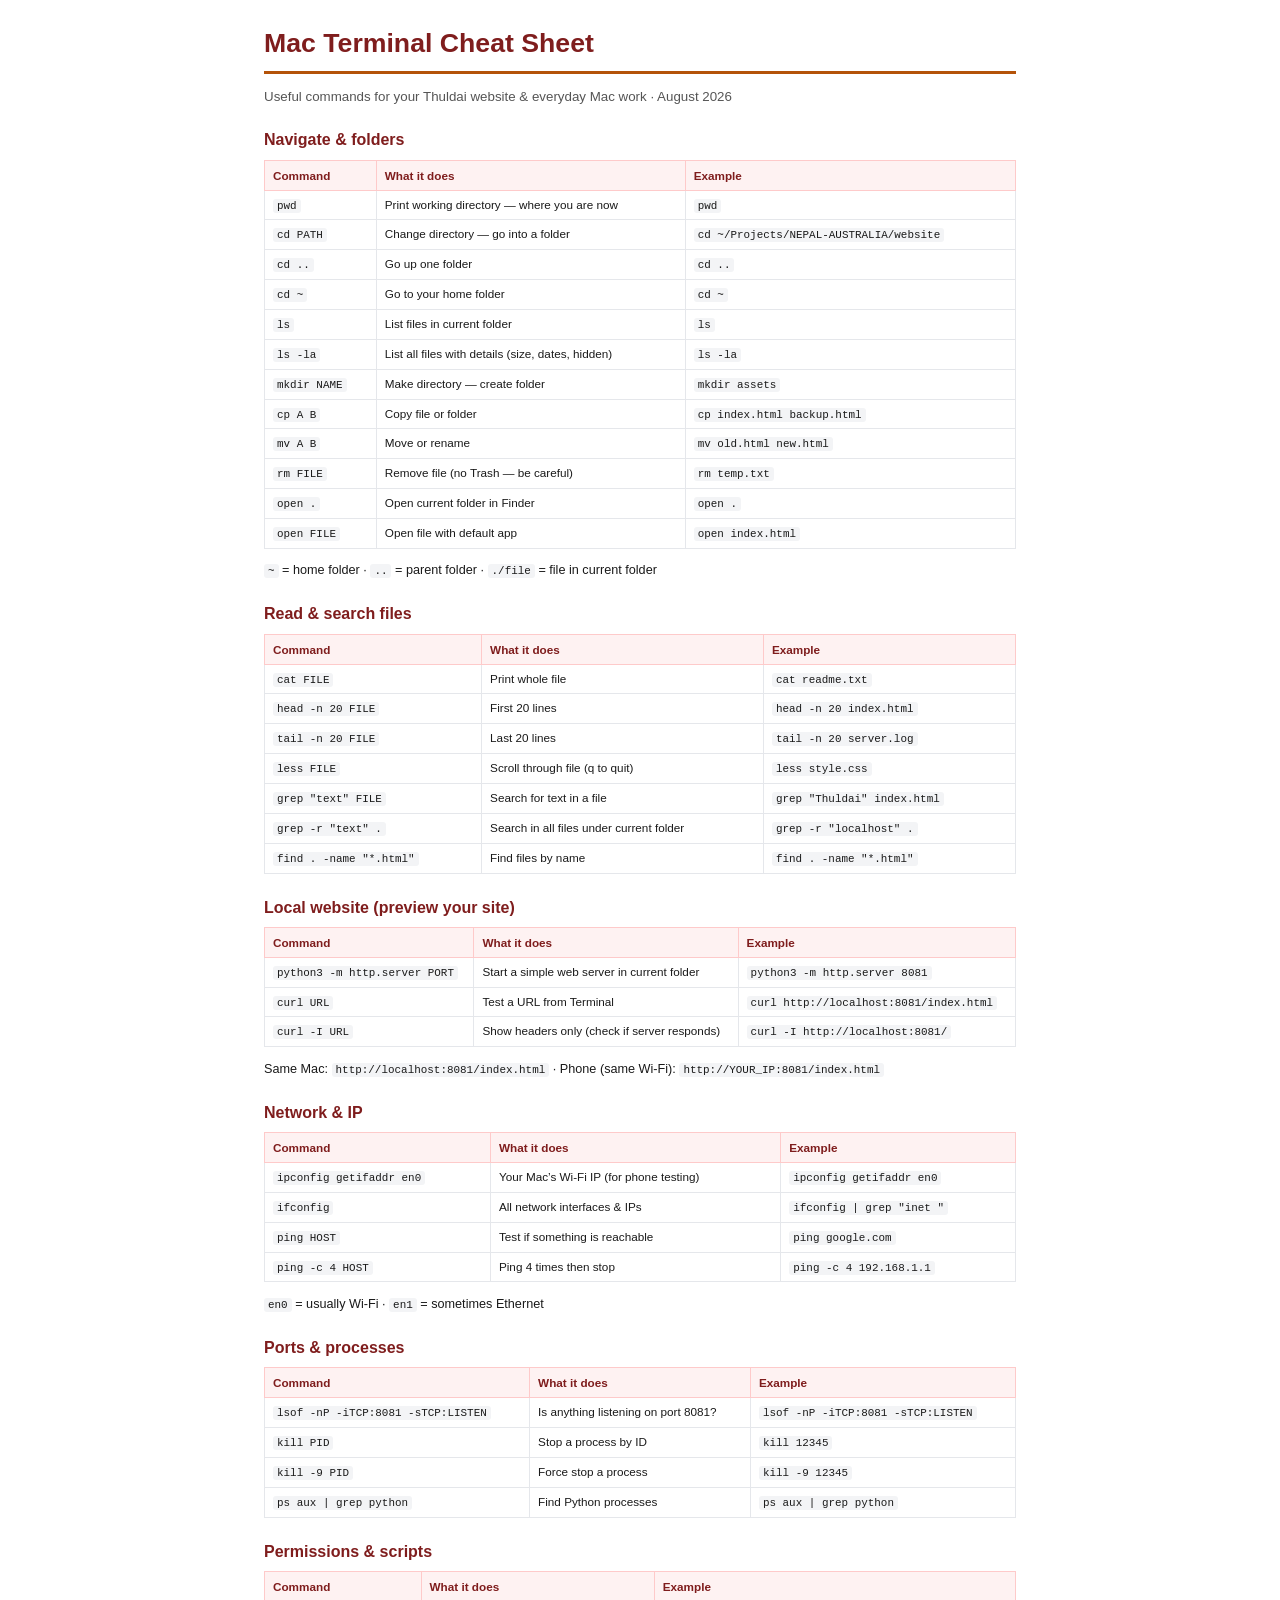
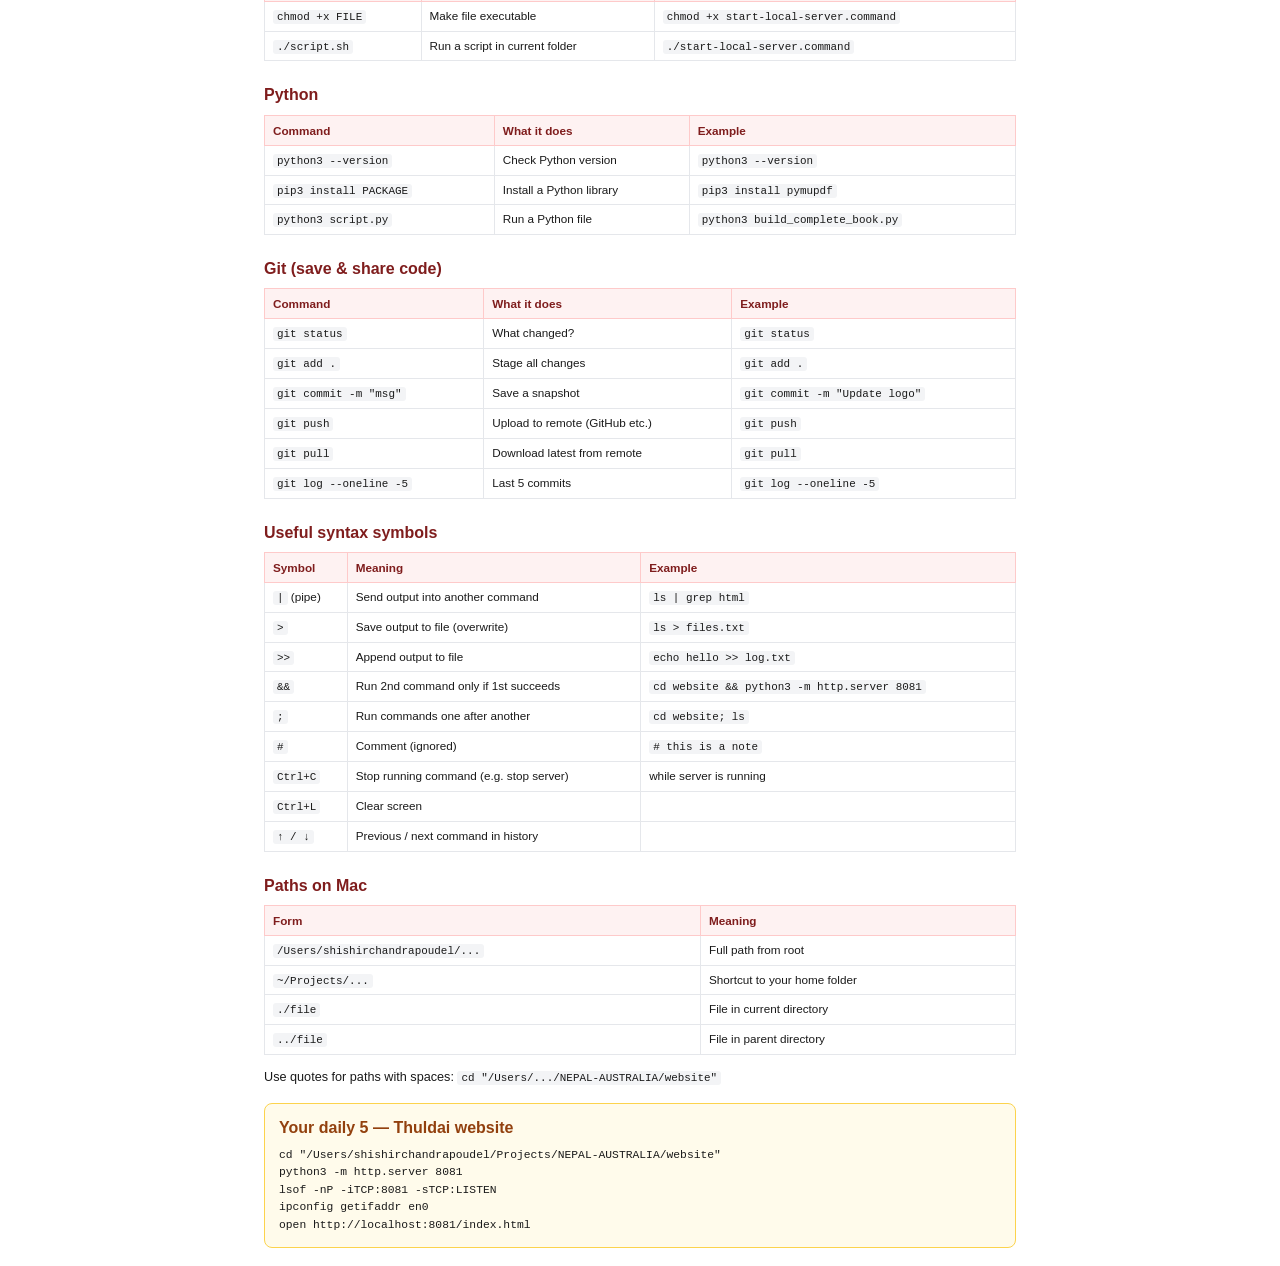
<file: docs/terminal-cheatsheet.html>
<!DOCTYPE html>
<html lang="en">
<head>
  <meta charset="UTF-8">
  <title>Mac Terminal Cheat Sheet — Thuldai Project</title>
  <style>
    @page { size: A4; margin: 18mm 16mm; }
    * { box-sizing: border-box; }
    body {
      font-family: -apple-system, BlinkMacSystemFont, "Segoe UI", Helvetica, Arial, sans-serif;
      font-size: 9.5pt;
      line-height: 1.45;
      color: #1a1a1a;
      max-width: 800px;
      margin: 0 auto;
      padding: 24px;
    }
    h1 {
      font-size: 20pt;
      color: #7f1d1d;
      margin: 0 0 6px;
      border-bottom: 3px solid #b45309;
      padding-bottom: 8px;
    }
    .subtitle { color: #555; font-size: 10pt; margin-bottom: 20px; }
    h2 {
      font-size: 12pt;
      color: #7f1d1d;
      margin: 22px 0 8px;
      page-break-after: avoid;
    }
    table {
      width: 100%;
      border-collapse: collapse;
      margin-bottom: 12px;
      font-size: 8.8pt;
      page-break-inside: avoid;
    }
    th {
      background: #fef2f2;
      color: #7f1d1d;
      text-align: left;
      padding: 6px 8px;
      border: 1px solid #fecaca;
      font-weight: 700;
    }
    td {
      padding: 5px 8px;
      border: 1px solid #e5e7eb;
      vertical-align: top;
    }
    td code, p code {
      font-family: "SF Mono", Menlo, Monaco, monospace;
      font-size: 8.2pt;
      background: #f3f4f6;
      padding: 1px 4px;
      border-radius: 3px;
      word-break: break-all;
    }
    .daily {
      background: #fffbeb;
      border: 1px solid #fcd34d;
      border-radius: 8px;
      padding: 12px 14px;
      margin-top: 16px;
    }
    .daily h2 { margin-top: 0; color: #92400e; }
    .daily pre {
      margin: 0;
      font-family: "SF Mono", Menlo, monospace;
      font-size: 8.5pt;
      line-height: 1.55;
      white-space: pre-wrap;
    }
    .footer {
      margin-top: 24px;
      font-size: 8pt;
      color: #888;
      text-align: center;
    }
  </style>
</head>
<body>

<h1>Mac Terminal Cheat Sheet</h1>
<p class="subtitle">Useful commands for your Thuldai website &amp; everyday Mac work · August 2026</p>

<h2>Navigate &amp; folders</h2>
<table>
  <tr><th>Command</th><th>What it does</th><th>Example</th></tr>
  <tr><td><code>pwd</code></td><td>Print working directory — where you are now</td><td><code>pwd</code></td></tr>
  <tr><td><code>cd PATH</code></td><td>Change directory — go into a folder</td><td><code>cd ~/Projects/NEPAL-AUSTRALIA/website</code></td></tr>
  <tr><td><code>cd ..</code></td><td>Go up one folder</td><td><code>cd ..</code></td></tr>
  <tr><td><code>cd ~</code></td><td>Go to your home folder</td><td><code>cd ~</code></td></tr>
  <tr><td><code>ls</code></td><td>List files in current folder</td><td><code>ls</code></td></tr>
  <tr><td><code>ls -la</code></td><td>List all files with details (size, dates, hidden)</td><td><code>ls -la</code></td></tr>
  <tr><td><code>mkdir NAME</code></td><td>Make directory — create folder</td><td><code>mkdir assets</code></td></tr>
  <tr><td><code>cp A B</code></td><td>Copy file or folder</td><td><code>cp index.html backup.html</code></td></tr>
  <tr><td><code>mv A B</code></td><td>Move or rename</td><td><code>mv old.html new.html</code></td></tr>
  <tr><td><code>rm FILE</code></td><td>Remove file (no Trash — be careful)</td><td><code>rm temp.txt</code></td></tr>
  <tr><td><code>open .</code></td><td>Open current folder in Finder</td><td><code>open .</code></td></tr>
  <tr><td><code>open FILE</code></td><td>Open file with default app</td><td><code>open index.html</code></td></tr>
</table>
<p><code>~</code> = home folder · <code>..</code> = parent folder · <code>./file</code> = file in current folder</p>

<h2>Read &amp; search files</h2>
<table>
  <tr><th>Command</th><th>What it does</th><th>Example</th></tr>
  <tr><td><code>cat FILE</code></td><td>Print whole file</td><td><code>cat readme.txt</code></td></tr>
  <tr><td><code>head -n 20 FILE</code></td><td>First 20 lines</td><td><code>head -n 20 index.html</code></td></tr>
  <tr><td><code>tail -n 20 FILE</code></td><td>Last 20 lines</td><td><code>tail -n 20 server.log</code></td></tr>
  <tr><td><code>less FILE</code></td><td>Scroll through file (q to quit)</td><td><code>less style.css</code></td></tr>
  <tr><td><code>grep "text" FILE</code></td><td>Search for text in a file</td><td><code>grep "Thuldai" index.html</code></td></tr>
  <tr><td><code>grep -r "text" .</code></td><td>Search in all files under current folder</td><td><code>grep -r "localhost" .</code></td></tr>
  <tr><td><code>find . -name "*.html"</code></td><td>Find files by name</td><td><code>find . -name "*.html"</code></td></tr>
</table>

<h2>Local website (preview your site)</h2>
<table>
  <tr><th>Command</th><th>What it does</th><th>Example</th></tr>
  <tr><td><code>python3 -m http.server PORT</code></td><td>Start a simple web server in current folder</td><td><code>python3 -m http.server 8081</code></td></tr>
  <tr><td><code>curl URL</code></td><td>Test a URL from Terminal</td><td><code>curl http://localhost:8081/index.html</code></td></tr>
  <tr><td><code>curl -I URL</code></td><td>Show headers only (check if server responds)</td><td><code>curl -I http://localhost:8081/</code></td></tr>
</table>
<p>Same Mac: <code>http://localhost:8081/index.html</code> · Phone (same Wi‑Fi): <code>http://YOUR_IP:8081/index.html</code></p>

<h2>Network &amp; IP</h2>
<table>
  <tr><th>Command</th><th>What it does</th><th>Example</th></tr>
  <tr><td><code>ipconfig getifaddr en0</code></td><td>Your Mac’s Wi‑Fi IP (for phone testing)</td><td><code>ipconfig getifaddr en0</code></td></tr>
  <tr><td><code>ifconfig</code></td><td>All network interfaces &amp; IPs</td><td><code>ifconfig | grep "inet "</code></td></tr>
  <tr><td><code>ping HOST</code></td><td>Test if something is reachable</td><td><code>ping google.com</code></td></tr>
  <tr><td><code>ping -c 4 HOST</code></td><td>Ping 4 times then stop</td><td><code>ping -c 4 192.168.1.1</code></td></tr>
</table>
<p><code>en0</code> = usually Wi‑Fi · <code>en1</code> = sometimes Ethernet</p>

<h2>Ports &amp; processes</h2>
<table>
  <tr><th>Command</th><th>What it does</th><th>Example</th></tr>
  <tr><td><code>lsof -nP -iTCP:8081 -sTCP:LISTEN</code></td><td>Is anything listening on port 8081?</td><td><code>lsof -nP -iTCP:8081 -sTCP:LISTEN</code></td></tr>
  <tr><td><code>kill PID</code></td><td>Stop a process by ID</td><td><code>kill 12345</code></td></tr>
  <tr><td><code>kill -9 PID</code></td><td>Force stop a process</td><td><code>kill -9 12345</code></td></tr>
  <tr><td><code>ps aux | grep python</code></td><td>Find Python processes</td><td><code>ps aux | grep python</code></td></tr>
</table>

<h2>Permissions &amp; scripts</h2>
<table>
  <tr><th>Command</th><th>What it does</th><th>Example</th></tr>
  <tr><td><code>chmod +x FILE</code></td><td>Make file executable</td><td><code>chmod +x start-local-server.command</code></td></tr>
  <tr><td><code>./script.sh</code></td><td>Run a script in current folder</td><td><code>./start-local-server.command</code></td></tr>
</table>

<h2>Python</h2>
<table>
  <tr><th>Command</th><th>What it does</th><th>Example</th></tr>
  <tr><td><code>python3 --version</code></td><td>Check Python version</td><td><code>python3 --version</code></td></tr>
  <tr><td><code>pip3 install PACKAGE</code></td><td>Install a Python library</td><td><code>pip3 install pymupdf</code></td></tr>
  <tr><td><code>python3 script.py</code></td><td>Run a Python file</td><td><code>python3 build_complete_book.py</code></td></tr>
</table>

<h2>Git (save &amp; share code)</h2>
<table>
  <tr><th>Command</th><th>What it does</th><th>Example</th></tr>
  <tr><td><code>git status</code></td><td>What changed?</td><td><code>git status</code></td></tr>
  <tr><td><code>git add .</code></td><td>Stage all changes</td><td><code>git add .</code></td></tr>
  <tr><td><code>git commit -m "msg"</code></td><td>Save a snapshot</td><td><code>git commit -m "Update logo"</code></td></tr>
  <tr><td><code>git push</code></td><td>Upload to remote (GitHub etc.)</td><td><code>git push</code></td></tr>
  <tr><td><code>git pull</code></td><td>Download latest from remote</td><td><code>git pull</code></td></tr>
  <tr><td><code>git log --oneline -5</code></td><td>Last 5 commits</td><td><code>git log --oneline -5</code></td></tr>
</table>

<h2>Useful syntax symbols</h2>
<table>
  <tr><th>Symbol</th><th>Meaning</th><th>Example</th></tr>
  <tr><td><code>|</code> (pipe)</td><td>Send output into another command</td><td><code>ls | grep html</code></td></tr>
  <tr><td><code>&gt;</code></td><td>Save output to file (overwrite)</td><td><code>ls &gt; files.txt</code></td></tr>
  <tr><td><code>&gt;&gt;</code></td><td>Append output to file</td><td><code>echo hello &gt;&gt; log.txt</code></td></tr>
  <tr><td><code>&amp;&amp;</code></td><td>Run 2nd command only if 1st succeeds</td><td><code>cd website &amp;&amp; python3 -m http.server 8081</code></td></tr>
  <tr><td><code>;</code></td><td>Run commands one after another</td><td><code>cd website; ls</code></td></tr>
  <tr><td><code>#</code></td><td>Comment (ignored)</td><td><code># this is a note</code></td></tr>
  <tr><td><code>Ctrl+C</code></td><td>Stop running command (e.g. stop server)</td><td>while server is running</td></tr>
  <tr><td><code>Ctrl+L</code></td><td>Clear screen</td><td></td></tr>
  <tr><td><code>↑ / ↓</code></td><td>Previous / next command in history</td><td></td></tr>
</table>

<h2>Paths on Mac</h2>
<table>
  <tr><th>Form</th><th>Meaning</th></tr>
  <tr><td><code>/Users/shishirchandrapoudel/...</code></td><td>Full path from root</td></tr>
  <tr><td><code>~/Projects/...</code></td><td>Shortcut to your home folder</td></tr>
  <tr><td><code>./file</code></td><td>File in current directory</td></tr>
  <tr><td><code>../file</code></td><td>File in parent directory</td></tr>
</table>
<p>Use quotes for paths with spaces: <code>cd "/Users/.../NEPAL-AUSTRALIA/website"</code></p>

<div class="daily">
  <h2>Your daily 5 — Thuldai website</h2>
  <pre>cd "/Users/shishirchandrapoudel/Projects/NEPAL-AUSTRALIA/website"
python3 -m http.server 8081
lsof -nP -iTCP:8081 -sTCP:LISTEN
ipconfig getifaddr en0
open http://localhost:8081/index.html</pre>
</div>

<p class="footer">Thuldai · Guide for Australia · Terminal reference for Mac</p>

</body>
</html>
</file>
<file: css/style.css>
/* Skills Australia — Dingoos-exact design system */
@import url('dingoos-tokens.css');

:root {
  --teal: var(--sa-red);
  --teal-dark: var(--sa-red-dark);
  --teal-light: var(--sa-red-pale);
  --orange: var(--sa-red);
  --orange-light: var(--sa-red-soft);
  --dark: var(--sa-black);
  --gray: var(--sa-gray);
  --gray-light: var(--sa-bg-alt);
  --white: var(--sa-white);
  --shadow: 0 4px 20px rgba(0, 0, 0, 0.06);
  --radius: var(--radius-sm);
  --font: var(--font-body);
}

*, *::before, *::after { box-sizing: border-box; margin: 0; padding: 0; }
html { scroll-behavior: smooth; }

img { max-width: 100%; height: auto; display: block; }
.container { width: min(1140px, 92%); margin: 0 auto; }

/* ── NAV / HEADER (Dingoos exact) ── */
.navbar, .dingoos-header {
  position: fixed; top: 0; left: 0; right: 0; z-index: 999;
  height: var(--header-h);
  background: transparent;
  transition: top var(--t-medium) var(--ease-dingoos),
              background var(--t-medium) var(--ease-dingoos),
              box-shadow var(--t-medium) var(--ease-dingoos) !important;
}
.navbar.fondo, .dingoos-header.fondo, .navbar.scrolled {
  background: #fff;
  box-shadow: 0 0 10px #bbb;
}
.navbar.oculto, .dingoos-header.oculto { top: -110px; }

.nav-inner {
  display: flex; align-items: center; justify-content: space-between;
  height: var(--header-h); gap: 1rem;
}
.logo {
  display: flex; align-items: center; gap: 0.65rem;
  font-family: var(--font-body); font-weight: 700;
  color: var(--sa-black); font-size: 1.12rem;
  letter-spacing: -0.01em;
  text-decoration: none;
  transition: color var(--t-fast) var(--ease-dingoos);
}
.logo:hover { color: var(--sa-black); }
.logo img {
  width: 52px;
  height: 52px;
  object-fit: cover;
  border-radius: 50%;
  box-shadow:
    0 2px 8px rgba(92, 26, 26, 0.18),
    0 8px 20px rgba(92, 26, 26, 0.12);
  transition: transform var(--t-fast) var(--ease-dingoos), box-shadow var(--t-fast) var(--ease-dingoos);
}
.logo-word {
  display: inline-flex;
  align-items: baseline;
  gap: 0.28rem;
  line-height: 1;
}
.logo-word strong {
  font-weight: 800;
  color: var(--sa-black);
}
.logo-word em {
  font-style: normal;
  font-weight: 800;
  color: var(--sa-red);
}
.logo-word em.logo-tag {
  font-size: 0.68rem;
  font-weight: 600;
  letter-spacing: 0.02em;
  color: var(--sa-gray);
  max-width: 9.5rem;
  line-height: 1.15;
}
.logo:hover img {
  transform: translateY(-1px) scale(1.02);
  box-shadow:
    0 4px 10px rgba(15, 23, 42, 0.14),
    0 10px 22px rgba(239, 68, 68, 0.18);
}

.nav-links {
  display: flex; align-items: center; gap: 1.75rem; list-style: none;
  font-family: var(--font-body); font-size: 16px; line-height: 26px;
}
.nav-links a {
  color: var(--sa-black); font-weight: 500; text-decoration: none;
  transition: color var(--t-fast) var(--ease-dingoos) !important;
}
.nav-links a:hover, .nav-links a.active { color: var(--sa-red); }

.nav-cta {
  background: var(--sa-red) !important; color: var(--sa-white) !important;
  padding: 0.55rem 1.4rem; font-family: var(--font-body);
  font-style: normal; font-size: 15px; font-weight: 600;
  border-radius: var(--radius-pill);
}
.nav-cta:hover { background: var(--sa-black) !important; color: var(--sa-white) !important; }

.menu-toggle {
  display: none; background: none; border: none;
  font-size: 1.5rem; cursor: pointer; color: var(--sa-black);
}

/* ── BUTTONS ── */
.btn {
  display: inline-flex; align-items: center; justify-content: center; gap: 0.5rem;
  min-height: 52px; padding: 12px 32px; border: 0; border-radius: var(--radius-pill);
  font-family: var(--font-body); font-size: 16px; font-style: normal;
  line-height: 1.4; font-weight: 600; cursor: pointer; text-decoration: none;
  position: relative;
  transition: all var(--t-fast) var(--ease-dingoos) !important;
}
.btn-primary {
  background: var(--sa-red); color: var(--sa-white);
}
.btn-primary:hover { background: var(--sa-black); color: var(--sa-white); }
.btn-teal { background: var(--sa-red); color: var(--sa-white); }
.btn-teal:hover { background: var(--sa-black); color: var(--sa-white); }
.btn-outline {
  background: transparent; color: var(--sa-white);
  border: 2px solid rgba(255,255,255,0.7);
}
.btn-outline:hover { background: var(--sa-white); color: var(--sa-red); }

/* ── HERO index (Dingoos bloqueCabecera colours on dark overlay option) ── */
.hero {
  position: relative; min-height: 88vh;
  display: flex; align-items: center;
  padding: calc(var(--header-h) + 2rem) 0 4rem;
  overflow: hidden; background: var(--sa-bg);
}
.hero-bg {
  position: absolute; inset: 0; z-index: 0;
  background: url('../assets/images/heroes/sydney-opera.jpg') center/cover;
  opacity: 0.08;
}
.dingoos-hero-bg { will-change: transform; }
.hero-shapes { display: none; }

.hero-content { position: relative; z-index: 2; max-width: 720px; }
.hero-badge {
  display: inline-block; background: var(--sa-red-soft);
  color: var(--sa-red); padding: 0.35rem 1rem;
  font-size: 14px; font-weight: 600; margin-bottom: 1rem;
  border-radius: var(--radius-pill); border: 1px solid var(--sa-red-pale);
}
.hero h1 {
  font-family: var(--font-display); font-size: clamp(40px, 5vw, 64px);
  font-style: normal; font-weight: 700; line-height: 1.2;
  color: var(--sa-black); margin-bottom: 16px;
}
.hero p {
  font-size: 18px; line-height: 30px; color: var(--sa-gray);
  margin-bottom: 1.75rem;
}
.hero-btns { display: flex; flex-wrap: wrap; gap: 1rem; }
.trust-badge { margin-top: 2rem; font-size: 14px; color: var(--sa-gray); }

/* ── MARQUEE ── */
.marquee-wrap, .dingoos-marquee {
  background: var(--sa-red); color: var(--sa-white);
  padding: 0.75rem 0; overflow: hidden; white-space: nowrap;
}
.marquee-track span, .dingoos-marquee-track span {
  padding: 0 2rem; font-family: var(--font-body);
  font-weight: 600; font-style: normal; font-size: 15px;
}
.marquee-track, .dingoos-marquee-track {
  display: inline-flex; animation: dingoosMarquee 28s linear infinite;
}

/* ── SECTIONS ── */
section { padding: 5rem 0; }
.section-label {
  color: var(--sa-red); font-family: var(--font-body);
  font-weight: 600; font-style: normal; font-size: 14px;
  text-transform: uppercase; letter-spacing: 0.06em; margin-bottom: 0.5rem;
}
.section-title {
  font-family: var(--font-display); font-size: clamp(32px, 4vw, 48px);
  font-style: normal; font-weight: 700; line-height: 1.2;
  color: var(--sa-black); margin-bottom: 1rem;
}
.section-sub {
  color: var(--sa-gray); font-size: 17px;
  line-height: 28px; max-width: 640px; margin-bottom: 2.5rem;
}
.bg-light { background: var(--sa-bg-alt); }
.bg-teal {
  background: var(--sa-red); color: var(--sa-white);
}
.bg-teal .section-title { color: var(--sa-white); }
.bg-teal .section-label { color: rgba(255,255,255,0.85); }
.bg-teal .section-sub { color: rgba(255,255,255,0.85); opacity: 1; }

/* Scroll reveal */
.reveal {
  opacity: 0; transform: translateY(30px);
  transition: opacity 0.6s var(--ease-dingoos), transform 0.6s var(--ease-dingoos) !important;
}
.reveal.visible { opacity: 1; transform: translateY(0); }

/* Problem cards */
.problems-grid {
  display: grid; grid-template-columns: repeat(auto-fit, minmax(250px, 1fr)); gap: 1.5rem;
}
.problem-card {
  background: var(--sa-white); padding: 2rem;
  border: 1px solid var(--sa-border); border-radius: var(--radius-lg);
  box-shadow: var(--shadow);
  transition: transform var(--t-fast) var(--ease-dingoos) !important;
}
.problem-card:hover { transform: translateY(-4px); }
.problem-card h3 {
  font-family: var(--font-display); font-size: 22px; font-style: normal;
  color: var(--sa-black); margin-bottom: 0.75rem;
}
.problem-card p { font-size: 16px; line-height: 25px; color: var(--sa-gray); }

/* Steps */
.steps-grid { display: grid; grid-template-columns: repeat(auto-fit, minmax(280px, 1fr)); gap: 2rem; }
.step-num {
  width: 56px; height: 56px; border-radius: 50%;
  background: var(--sa-red); color: var(--sa-white);
  font-family: var(--font-body); font-size: 18px; font-weight: 700;
  display: flex; align-items: center; justify-content: center;
  margin: 0 auto 1.25rem;
}
.step-card h3 {
  font-family: var(--font-display); font-style: normal;
  font-size: 22px; color: var(--sa-black);
}
.step-tag {
  background: var(--sa-red-soft); color: var(--sa-red);
  padding: 0.25rem 0.75rem; font-size: 14px; font-weight: 600;
  border-radius: var(--radius-pill);
}

/* Perks */
.perks-grid { display: grid; grid-template-columns: repeat(auto-fit, minmax(200px, 1fr)); gap: 1.25rem; }
.perk-card {
  background: var(--sa-white); padding: 1.75rem; text-align: center;
  border: 1px solid var(--sa-border); border-radius: var(--radius-lg);
  transition: all var(--t-fast) var(--ease-dingoos) !important;
}
.perk-card:hover { border-color: var(--sa-red); transform: translateY(-4px); }
.perk-card h3 { font-family: var(--font-display); font-style: normal; color: var(--sa-black); font-size: 20px; }

/* Packages */
.packages-grid { display: grid; grid-template-columns: repeat(auto-fill, minmax(min(100%, 280px), 1fr)); gap: 1.5rem; }
.package-card {
  background: var(--sa-white); overflow: hidden;
  border: 1px solid var(--sa-border); border-radius: var(--radius-lg);
  box-shadow: var(--shadow);
  transition: transform var(--t-fast) var(--ease-dingoos) !important;
}
.package-card:hover { transform: translateY(-6px); }
.package-head { background: var(--sa-red); color: var(--sa-white); padding: 1.25rem 1.5rem; }
.package-card:nth-child(even) .package-head { background: var(--sa-black); color: var(--sa-white); }
.package-head h3 { font-family: var(--font-display); font-style: normal; font-size: 22px; }
.package-body { padding: 1.5rem; }
.package-body li::before { color: var(--sa-red); }

/* Forms */
.form-group label { font-family: var(--font-body); font-size: 14px; font-weight: 600; color: var(--sa-black); }
.form-group input, .form-group select, .form-group textarea {
  border: 1px solid var(--sa-border); border-radius: var(--radius-sm);
  padding: 0.75rem 1rem; font-family: var(--font-body);
  transition: border-color var(--t-fast) var(--ease-dingoos) !important;
}
.form-group input:focus, .form-group select:focus, .form-group textarea:focus {
  outline: none; border-color: var(--sa-red);
}
.form-grid { display: grid; grid-template-columns: 1fr 1fr; gap: 1rem; }
.form-group.full { grid-column: 1 / -1; }

/* Journey flow — Dingoos "How can we help you?" style */
.section-journey-flow {
  padding: 5rem 0;
  position: relative;
  overflow: hidden;
}
.section-journey-flow::before {
  content: "";
  position: absolute; top: 0; left: 0; right: 0; height: 80px;
  background: url('../assets/form-wave.svg') no-repeat top center;
  background-size: 100% 100%;
  opacity: 0.4;
  transform: scaleY(-1);
  pointer-events: none;
}

.journey-flow {
  position: relative;
  max-width: 680px;
  margin: 0 auto 4rem;
  padding: 2rem 0 0 3rem;
}
.journey-flow::before {
  content: "";
  position: absolute;
  left: 11px;
  top: 0;
  bottom: 0;
  width: 4px;
  border-radius: 4px;
  background: linear-gradient(180deg, var(--sa-red) 0%, var(--sa-red-pale) 100%);
}

.journey-flow-step {
  position: relative;
  margin-bottom: 2.75rem;
  padding: 1.75rem 1.75rem 1.75rem 2rem;
  background: var(--sa-white);
  border: 1px solid var(--sa-border);
  border-radius: var(--radius-lg);
  box-shadow: 0 4px 24px rgba(0, 0, 0, 0.04);
  opacity: 0;
  transform: translateY(20px);
  transition: opacity 0.55s var(--ease-dingoos), transform 0.55s var(--ease-dingoos);
}
.journey-flow.visible .journey-flow-step,
.journey-flow-step.visible {
  opacity: 1;
  transform: translateY(0);
}
.journey-flow-step::before {
  content: "";
  position: absolute;
  left: -2.65rem;
  top: 1.85rem;
  width: 22px;
  height: 22px;
  border-radius: 50%;
  background: var(--sa-red);
  border: 4px solid var(--sa-bg);
  box-shadow: 0 0 0 2px var(--sa-red);
  z-index: 1;
}
.journey-step-label {
  display: inline-block;
  font-size: 0.75rem;
  font-weight: 700;
  text-transform: uppercase;
  letter-spacing: 0.08em;
  color: var(--sa-red);
  margin-bottom: 0.5rem;
}
.journey-flow-step h3 {
  font-family: var(--font-display);
  font-size: clamp(1.35rem, 2.5vw, 1.65rem);
  font-weight: 700;
  color: var(--sa-black);
  margin-bottom: 0.65rem;
  line-height: 1.25;
}
.journey-flow-step p {
  font-size: 1rem;
  line-height: 1.65;
  color: var(--sa-gray);
  margin-bottom: 0.85rem;
}
.journey-step-tag {
  display: inline-block;
  font-size: 0.78rem;
  font-weight: 600;
  color: var(--sa-black);
  background: var(--sa-bg-alt);
  padding: 0.25rem 0.75rem;
  border-radius: var(--radius-pill);
}

.journey-help-wrap {
  max-width: 960px;
  margin: 0 auto;
  padding-top: 1rem;
}
.journey-help-head {
  text-align: center;
  margin-bottom: 1.75rem;
}
.journey-help-head h3 {
  font-family: var(--font-display);
  font-size: clamp(1.5rem, 3vw, 2rem);
  color: var(--sa-black);
  margin-bottom: 0.5rem;
}
.journey-help-head p { color: var(--sa-gray); }

.journey-phase-tabs {
  display: flex;
  justify-content: center;
  gap: 0.5rem;
  margin-bottom: 2rem;
  flex-wrap: wrap;
}
.journey-phase-tabs button {
  padding: 0.65rem 1.5rem;
  border-radius: var(--radius-pill);
  border: 1px solid var(--sa-border);
  background: var(--sa-white);
  font-family: var(--font-body);
  font-size: 0.95rem;
  font-weight: 600;
  color: var(--sa-gray);
  cursor: pointer;
  transition: all 0.2s ease;
}
.journey-phase-tabs button.active,
.journey-phase-tabs button:hover {
  background: var(--sa-red);
  color: var(--sa-white);
  border-color: var(--sa-red);
}

.journey-help-grid {
  display: grid;
  grid-template-columns: repeat(auto-fill, minmax(280px, 1fr));
  gap: 1rem;
}
.journey-help-card {
  background: var(--sa-white);
  border: 1px solid var(--sa-border);
  border-radius: var(--radius-lg);
  padding: 1.5rem;
  transition: border-color 0.2s ease, transform 0.2s ease;
}
.journey-help-card:hover {
  border-color: var(--sa-red);
  transform: translateY(-3px);
}
.journey-help-card h4 {
  font-family: var(--font-display);
  font-size: 1.1rem;
  color: var(--sa-black);
  margin-bottom: 0.4rem;
}
.journey-help-card p {
  font-size: 0.9rem;
  line-height: 1.55;
  color: var(--sa-gray);
  margin: 0;
}

.journey-cta {
  display: flex;
  justify-content: center;
  gap: 1rem;
  flex-wrap: wrap;
  margin-top: 3rem;
}

@media (max-width: 768px) {
  .journey-flow { padding-left: 2.25rem; }
  .journey-flow-step { padding: 1.25rem; }
  .journey-flow-step::before { left: -2.1rem; }
}

.footer-minimal {
  padding: 2rem 0;
  border-top: 1px solid rgba(255, 255, 255, 0.08);
}

.footer-minimal-inner {
  display: flex;
  align-items: center;
  justify-content: space-between;
  gap: 1.5rem;
  flex-wrap: wrap;
}

.footer-minimal .footer-logo {
  margin-bottom: 0;
}

.footer-minimal-contact {
  display: flex;
  align-items: center;
  gap: 0.75rem;
  flex-wrap: wrap;
  font-size: 0.9rem;
}

.footer-minimal-contact a {
  color: rgba(255, 255, 255, 0.8);
  text-decoration: none;
}

.footer-minimal-contact a:hover {
  color: var(--sa-white);
}

.footer-minimal-contact span {
  color: rgba(255, 255, 255, 0.35);
}

@media (max-width: 540px) {
  .footer-minimal-inner {
    flex-direction: column;
    align-items: center;
    text-align: center;
  }
}

.footer {
  background: var(--sa-black);
  color: rgba(255, 255, 255, 0.7);
  padding: 3rem 0 1.25rem;
  border-top: 3px solid var(--sa-red);
}

.footer-inner { max-width: 1140px; }

.footer-top {
  display: flex;
  justify-content: space-between;
  align-items: flex-start;
  gap: 3rem;
  padding-bottom: 2rem;
  border-bottom: 1px solid rgba(255, 255, 255, 0.08);
}

.footer-brand { max-width: 300px; flex-shrink: 0; }

.footer-logo {
  display: inline-flex;
  align-items: center;
  gap: 0.6rem;
  font-family: var(--font-body);
  font-weight: 700;
  font-size: 1.05rem;
  color: var(--sa-white);
  text-decoration: none;
  margin-bottom: 0.65rem;
}

.footer-logo .logo-word strong {
  color: var(--sa-white);
}
.footer-logo .logo-word em {
  color: #FCA5A5;
}
.footer-logo img {
  width: 44px;
  height: 44px;
  object-fit: cover;
  border-radius: 50%;
  box-shadow: 0 4px 14px rgba(92, 26, 26, 0.22);
}
.footer-logo .logo-word em.logo-tag {
  font-size: 0.62rem;
  font-weight: 600;
  color: rgba(255, 255, 255, 0.72);
  max-width: 8.5rem;
  line-height: 1.15;
}

.page-brand-logo,
.hero-brand-logo {
  display: block;
  width: clamp(72px, 12vw, 112px);
  height: clamp(72px, 12vw, 112px);
  object-fit: cover;
  border-radius: 50%;
  margin: 0 auto 1rem;
  box-shadow:
    0 6px 24px rgba(92, 26, 26, 0.2),
    0 2px 8px rgba(15, 23, 42, 0.1);
}
.hero-brand-logo {
  margin: 0 0 0.85rem;
}

.footer-brand p {
  font-size: 0.875rem;
  line-height: 1.6;
  color: rgba(255, 255, 255, 0.55);
  margin: 0;
}

.footer-nav {
  display: flex;
  gap: 3.5rem;
  flex-wrap: wrap;
}

.footer-col {
  display: flex;
  flex-direction: column;
  gap: 0.5rem;
  min-width: 120px;
}

.footer-label {
  font-size: 0.7rem;
  font-weight: 700;
  text-transform: uppercase;
  letter-spacing: 0.08em;
  color: var(--sa-red);
  margin-bottom: 0.25rem;
}

.footer-col a {
  font-size: 0.875rem;
  color: rgba(255, 255, 255, 0.7);
  text-decoration: none;
  transition: color 0.2s ease;
}

.footer-col a:hover { color: var(--sa-white); }

.footer-col span.footer-text {
  font-size: 0.875rem;
  color: rgba(255, 255, 255, 0.55);
}

.footer-bottom {
  display: flex;
  justify-content: space-between;
  align-items: center;
  flex-wrap: wrap;
  gap: 0.75rem;
  padding-top: 1.25rem;
  font-size: 0.8125rem;
  color: rgba(255, 255, 255, 0.45);
}

.footer-bottom a {
  color: rgba(255, 255, 255, 0.65);
  text-decoration: none;
}

.footer-bottom a:hover { color: var(--sa-red); }

.footer-disclaimer {
  width: 100%;
  font-size: 0.75rem;
  opacity: 0.45;
  margin: 0;
}

/* Legacy grid fallback */
.footer-grid {
  display: grid;
  grid-template-columns: 1.4fr 1fr 1fr 1fr;
  gap: 2rem;
  margin-bottom: 2.5rem;
}

@media (max-width: 768px) {
  .footer-top { flex-direction: column; gap: 2rem; }
  .footer-nav { gap: 2rem; width: 100%; }
  .footer-bottom { flex-direction: column; align-items: flex-start; }
  .footer-grid { grid-template-columns: 1fr 1fr; }
}

@media (max-width: 480px) {
  .footer-nav { flex-direction: column; gap: 1.5rem; }
  .footer-grid { grid-template-columns: 1fr; }
}

.disclaimer-box {
  background: var(--sa-red-soft); border-left: 4px solid var(--sa-red);
  padding: 1.25rem 1.5rem; font-size: 16px; line-height: 25px;
  border-radius: 0 var(--radius-sm) var(--radius-sm) 0;
}

/* Why us — clean cards */
.why-grid {
  display: grid; grid-template-columns: repeat(auto-fit, minmax(240px, 1fr)); gap: 1.25rem;
}
.why-card {
  background: var(--sa-white); border: 1px solid var(--sa-border);
  border-radius: var(--radius-lg); padding: 1.75rem;
}
.why-card h4 {
  font-family: var(--font-display); font-size: 1.15rem; font-weight: 700;
  color: var(--sa-black); margin-bottom: 0.5rem;
}
.why-card p { color: var(--sa-gray); font-size: 0.95rem; line-height: 1.6; margin: 0; }

.visual-banner img { width: 100%; border-radius: var(--radius-lg); }

/* Contact page */
.contact-page-hero, .find-us-section { padding: calc(var(--header-h) + 2rem) 0 3rem; }
.contact-page-hero { text-align: center; background: var(--sa-bg); }
.contact-page-hero h1 {
  font-family: var(--font-display); font-size: clamp(2rem, 4vw, 2.75rem);
  color: var(--sa-black); margin: 0.5rem 0 1rem;
}
.contact-page-hero p { color: var(--sa-gray); max-width: 560px; margin: 0 auto; }
.find-us-section { background: var(--sa-white); padding-top: 2rem; }
.locations-grid {
  display: grid; grid-template-columns: repeat(auto-fit, minmax(220px, 1fr)); gap: 1rem; margin-bottom: 2rem;
}
.location-card {
  background: var(--sa-bg); border: 1px solid var(--sa-border); border-radius: var(--radius-lg);
  padding: 1.5rem;
}
.location-tag {
  font-size: 0.75rem; font-weight: 600; text-transform: uppercase; letter-spacing: 0.05em;
  color: var(--sa-red);
}
.location-card h3 { font-family: var(--font-display); font-size: 1.2rem; margin: 0.35rem 0; color: var(--sa-black); }
.location-card p { font-size: 0.9rem; color: var(--sa-gray); margin-bottom: 0.75rem; }
.location-card a { font-size: 0.9rem; font-weight: 600; }
.find-us-map {
  border-radius: var(--radius-lg); overflow: hidden; border: 1px solid var(--sa-border);
  height: 380px;
}
.find-us-map iframe { width: 100%; height: 100%; border: 0; }
.contact-form-wrap {
  max-width: 640px; margin: 0 auto; background: var(--sa-white);
  padding: 2rem; border-radius: var(--radius-lg); border: 1px solid var(--sa-border);
}
.contact-form-section { padding-bottom: 4rem; }

/* Custom selects */
.custom-select-wrap { position: relative; width: 100%; }
.custom-select-native {
  position: absolute; opacity: 0; pointer-events: none; height: 0; width: 0;
}
.custom-select-trigger {
  width: 100%; text-align: left; padding: 0.85rem 2.5rem 0.85rem 1rem;
  border: 1px solid var(--sa-border); border-radius: var(--radius-sm);
  background: var(--sa-white); font-family: var(--font-body); font-size: 0.95rem;
  color: var(--sa-black); cursor: pointer;
  background-image: url("data:image/svg+xml,%3Csvg xmlns='http://www.w3.org/2000/svg' width='12' height='8' viewBox='0 0 12 8'%3E%3Cpath fill='%231A1A1A' d='M6 8L0 0h12z'/%3E%3C/svg%3E");
  background-repeat: no-repeat; background-position: calc(100% - 14px) center;
}
.custom-select-trigger:hover, .custom-select-trigger:focus {
  border-color: var(--sa-red); outline: none;
}
.custom-select-list {
  position: absolute; top: calc(100% + 4px); left: 0; right: 0; z-index: 50;
  background: var(--sa-white); border: 1px solid var(--sa-border);
  border-radius: var(--radius-sm); box-shadow: 0 12px 32px rgba(0,0,0,0.12);
  max-height: 260px; overflow-y: auto; list-style: none; margin: 0; padding: 0.35rem 0;
}
.custom-select-group {
  padding: 0.5rem 1rem 0.25rem; font-size: 0.72rem; font-weight: 700;
  text-transform: uppercase; letter-spacing: 0.05em; color: var(--sa-gray);
}
.custom-select-option {
  padding: 0.65rem 1rem; cursor: pointer; font-size: 0.92rem; color: var(--sa-black);
}
.custom-select-option:hover, .custom-select-option.selected {
  background: var(--sa-red-soft); color: var(--sa-red);
}

@keyframes dingoosMarquee {
  from { transform: translateX(0); }
  to { transform: translateX(-50%); }
}

@media (max-width: 768px) {
  .hero h1 { font-size: 40px; line-height: 50px; }
  .hero p { font-size: 18px; line-height: 28px; }
  .form-grid { grid-template-columns: 1fr; }
  .journey-layout { grid-template-columns: 1fr !important; }
}
</file>
<file: css/dingoos-theme.css>
/* Dingoos Australia page — exact typography, colours, motion */

/* ── Scroll progress ── */
.scroll-progress {
  position: fixed; top: 0; left: 0; right: 0; height: 3px; z-index: 10001;
  background: rgba(239, 68, 68, 0.12);
}
.scroll-progress span {
  display: block; height: 100%; width: 0;
  background: var(--ding-teal);
  transition: width 0.05s linear;
}

/* ── Hero bloqueCabecera ── */
.dingoos-hero {
  position: relative; min-height: 85vh;
  display: flex; align-items: center;
  padding: calc(var(--header-h) + 40px) 0 60px;
  overflow: hidden; background: var(--sa-bg);
}
.dingoos-hero-bg {
  position: absolute; inset: -15% 0 0;
  background: url('../assets/images/heroes/sydney-opera.jpg') center/cover;
  opacity: 0.12; will-change: transform;
}
.dingoos-hero-grid {
  display: grid; grid-template-columns: 1fr 1fr; gap: 3rem;
  align-items: center; position: relative; z-index: 2;
}

/* bloqueCabecera .titulo */
.dingoos-titulo, .dingoos-hero h1 {
  font-family: var(--font-display);
  font-size: 64px; font-style: normal; font-weight: 700;
  line-height: 80px; color: var(--sa-black);
  margin-bottom: 16px; margin-top: 20px;
}
.dingoos-contenido, .dingoos-hero p {
  font-family: var(--font-body);
  font-size: 24px; line-height: 35px; color: var(--sa-gray);
}
.dingoos-hero-img {
  text-align: center; position: relative; top: 50%;
  transform: translateY(-5%);
  transition: transform 0.6s var(--ease-dingoos) !important;
}
.dingoos-hero-img img {
  max-width: 100%; max-height: 500px; margin: 0 auto;
  box-shadow: 0 20px 50px rgba(0, 0, 0, 0.1);
}

/* ── bloqueTitular ── */
.bloque-titular { text-align: center; font-family: var(--font-display); margin-bottom: 2.5rem; }
.bloque-titular h2, .bloque-titular .titulo {
  font-size: 48px; font-style: normal; font-weight: 700;
  line-height: 60px; color: var(--sa-black); margin-bottom: 24px;
}
.bloque-titular p, .bloque-titular .contenido, .bloque-titular .label {
  color: var(--sa-gray);
  font-family: var(--font-body); font-size: 18px; line-height: 28px;
  max-width: 700px; margin: 0 auto;
}
.bloque-titular .label {
  font-family: var(--font-display); font-style: normal; font-weight: 700;
  font-size: 20px; margin-bottom: 8px;
}

/* ── card1 bloqueCard1 ── */
.section-cards { padding: 80px 0; background: #fff; }
.card-grid {
  display: grid; grid-template-columns: repeat(4, 1fr); gap: 2rem 1.25rem;
  margin-top: 2rem;
}
.card1 {
  position: relative;
  background: url('../assets/card-bg.svg') no-repeat;
  background-size: 100% 100%;
  min-height: 412px; padding: 24px;
  opacity: 0; transform: translateY(24px);
  transition: transform var(--t-fast) var(--ease-dingoos),
              background var(--t-fast) var(--ease-dingoos),
              opacity 0.6s var(--ease-dingoos) !important;
}
.card1.visible { opacity: 1; transform: translateY(0); }
.card1.btnhover, .card1:hover {
  background: url('../assets/card-bg-hover.svg') no-repeat;
  background-size: 100% 100%;
  transform: translateY(-4px);
}
.card1-icon {
  position: absolute; top: -46px; left: 24px;
  width: 72px; height: 72px;
}
.card1 h3 {
  color: var(--sa-red); font-family: var(--font-display);
  font-size: 24px; font-weight: 700; line-height: 33px;
  margin: 31px 0 8px;
}
.card1 h3 a { color: inherit; text-decoration: none; }
.card1 p {
  color: var(--ding-dark); font-size: 16px; line-height: 25px;
  margin-bottom: 16px;
}
.card1 .card-link {
  display: inline-block; width: 26px; height: 26px;
  transition: transform var(--t-fast) var(--ease-dingoos) !important;
}
.card1:hover .card-link { transform: scale(1.1); }

/* Cards always visible on Australia page */
.cards-always-show .card1 {
  opacity: 1;
  transform: translateY(0);
  background: url('../assets/card-bg-hover.svg') no-repeat;
  background-size: 100% 100%;
}
.cards-always-show .card1-icon img {
  border: 3px solid var(--sa-red);
  box-shadow: 0 4px 16px rgba(239, 68, 68, 0.2);
}

/* Australia topic content cards — always on display */
.aus-topic-card {
  display: grid;
  grid-template-columns: minmax(200px, 280px) 1fr;
  gap: 2rem;
  align-items: center;
  background: url('../assets/card-bg.svg') no-repeat;
  background-size: 100% 100%;
  padding: 1.75rem;
  margin-bottom: 1.5rem;
}
.aus-topic-img {
  border-radius: var(--radius-lg);
  overflow: hidden;
  box-shadow: 0 8px 32px rgba(0, 0, 0, 0.1);
}
.aus-topic-img img {
  width: 100%;
  height: 200px;
  object-fit: cover;
}
.aus-topic-body .dingoos-section-heading {
  margin-bottom: 0.75rem;
}

/* Accordion always open */
.acordeon.always-open .acordeon-desc {
  max-height: none !important;
  overflow: visible;
}
.acordeon.always-open .acordeon-titu {
  cursor: default;
  pointer-events: none;
}
.acordeon.always-open .acordeon-titu::after {
  display: none;
}

/* Form on red wave section */
.section-form-wave .sa-form-card {
  position: relative;
  z-index: 2;
}
.section-form-wave .sa-form-card-head h2 {
  font-family: var(--font-display);
  font-size: 1.5rem;
  color: var(--sa-black);
  margin: 0 0 0.35rem;
}
.section-form-wave .sa-form-card-head p {
  font-size: 0.9rem;
  color: var(--sa-gray);
  margin: 0;
}

@media (max-width: 768px) {
  .aus-topic-card {
    grid-template-columns: 1fr;
  }
  .aus-topic-img img { height: 180px; }
}

/* ── bloqueListas ── */
.section-features { padding: 60px 0; background: var(--sa-bg-alt); }
.lista-item {
  display: flex; gap: 1.25rem; align-items: flex-start;
  padding: 20px 28px; margin-bottom: 4px;
  opacity: 0; transform: translateX(-16px);
  transition: opacity 0.5s var(--ease-dingoos), transform 0.5s var(--ease-dingoos) !important;
}
.lista-item.visible { opacity: 1; transform: translateX(0); }
.lista-item:nth-child(odd) { background: var(--sa-red-soft); }
.lista-item:nth-child(even) { background: var(--sa-white); }
.lista-num {
  flex-shrink: 0; width: 36px; height: 36px; border-radius: 50%;
  background: var(--sa-red); color: var(--sa-white);
  font-family: var(--font-body); font-weight: 700;
  display: flex; align-items: center; justify-content: center; font-size: 16px;
}
.lista-item:nth-child(even) .lista-num { background: var(--sa-black); color: var(--sa-white); }
.lista-item p { margin: 0; font-size: 16px; line-height: 25px; color: var(--ding-dark); }

/* ── bloqueFormulario ── */
.section-form-wave {
  position: relative; padding: 150px 0; background: var(--sa-red);
  overflow: hidden; color: var(--sa-white);
}
.section-form-wave::before {
  content: ""; position: absolute; top: 0; left: 0; right: 0; height: 100px;
  background: url('../assets/form-wave.svg') no-repeat top center;
  background-size: 100% 100%; transform: scaleY(-1);
}
.dingoos-form-box {
  background: #fff; padding: 40px; max-width: 720px; margin: 0 auto;
  position: relative; z-index: 2;
}
.dingoos-form-box h3 {
  font-family: var(--font-display); font-size: 32px; font-style: normal;
  color: var(--sa-black); margin-bottom: 8px;
}
.dingoos-form-box .form-sub {
  font-size: 16px; line-height: 25px; color: var(--sa-gray); margin-bottom: 24px;
}
.form-success {
  display: none; padding: 1.5rem; background: var(--sa-red-soft);
  color: var(--sa-red); font-size: 16px; margin-bottom: 1rem; border-radius: var(--radius-sm);
}
.form-success.show { display: block; }

/* ── City carousel carrouselciudades ── */
.section-cities { padding: 80px 0; background: #fff; }
.carousel-wrap { position: relative; padding: 0 48px; }
.carousel-viewport { overflow: hidden; width: 100%; }
.carousel-track {
  display: flex; width: 100%;
  transition: transform 0.45s var(--ease-dingoos) !important;
}
.city-slide {
  flex: 0 0 calc(100% / var(--slides-show, 3));
  padding: 0 12px; box-sizing: border-box;
  opacity: 0; transform: scale(0.96);
  transition: opacity 0.5s var(--ease-dingoos), transform 0.5s var(--ease-dingoos) !important;
}
.city-slide.visible { opacity: 1; transform: scale(1); }
.city-card {
  background: var(--ding-gray-bg); height: 100%;
  transition: transform var(--t-fast) var(--ease-dingoos) !important;
}
.city-card:hover { transform: translateY(-6px); }
.city-card-img { height: 200px; background-size: cover; background-position: center; }
.city-card-body { padding: 24px; }
.city-card-body h3 {
  font-family: var(--font-display); font-size: 24px; font-style: normal;
  color: var(--ding-teal); margin-bottom: 8px;
}
.city-card-body p { font-size: 16px; line-height: 25px; color: var(--ding-dark); margin-bottom: 12px; }
.city-card-body a {
  color: var(--ding-orange-brown); font-family: var(--font-display);
  font-style: normal; font-weight: 700; font-size: 16px;
}
.carousel-prev, .carousel-next {
  position: absolute; top: 50%; transform: translateY(-50%);
  width: 40px; height: 40px; border: 2px solid var(--ding-teal);
  background: #fff; color: var(--ding-teal); font-size: 1.4rem;
  cursor: pointer; z-index: 5;
  transition: all var(--t-fast) var(--ease-dingoos) !important;
}
.carousel-prev { left: 0; }
.carousel-next { right: 0; }
.carousel-prev:hover, .carousel-next:hover { background: var(--ding-teal); color: #fff; }
.carousel-dots { display: flex; justify-content: center; gap: 8px; margin-top: 24px; }
.carousel-dots button {
  width: 10px; height: 10px; border-radius: 50%; border: none;
  background: #ccc; padding: 0; cursor: pointer;
  transition: all var(--t-fast) var(--ease-dingoos) !important;
}
.carousel-dots button.active { background: var(--ding-teal); transform: scale(1.3); }

/* ── Accordion ── */
.section-curiosities { padding: 80px 0; background: var(--sa-bg); }
.acordeon {
  background: var(--sa-white); margin-bottom: 8px; overflow: hidden;
  border: 1px solid var(--sa-border); border-radius: var(--radius-sm);
  transition: box-shadow var(--t-fast) var(--ease-dingoos) !important;
}
.acordeon-titu {
  padding: 20px 24px; cursor: pointer;
  font-family: var(--font-display); font-size: 20px; font-style: normal;
  font-weight: 700; color: var(--sa-black);
  display: flex; justify-content: space-between; align-items: center;
}
.acordeon-titu::after {
  content: "+"; font-size: 28px; color: var(--sa-red);
  transition: transform var(--t-fast) var(--ease-dingoos) !important;
  font-style: normal; font-family: var(--font-body);
}
.acordeon.active .acordeon-titu::after { transform: rotate(45deg); }
.acordeon-desc {
  max-height: 0; overflow: hidden;
  transition: max-height 0.35s var(--ease-dingoos) !important;
}
.acordeon-desc-inner {
  padding: 0 24px 20px; font-size: 16px; line-height: 25px; color: var(--ding-dark);
}

/* ── Newsletter bloqueNewsletter ── */
.section-newsletter {
  padding: 80px 0; background: var(--sa-red); text-align: center; color: var(--sa-white);
}
.section-newsletter h3 {
  font-family: var(--font-display); font-size: 48px; font-style: normal;
  font-weight: 700; margin-bottom: 8px;
}
.section-newsletter p { font-size: 18px; line-height: 28px; }
.newsletter-form {
  display: flex; gap: 12px; max-width: 480px; margin: 24px auto 0; flex-wrap: wrap; justify-content: center;
}
.newsletter-form input {
  flex: 1; min-width: 220px; padding: 14px 20px; border: none; border-radius: var(--radius-pill);
  font-family: var(--font-body); font-size: 16px;
}
.newsletter-form button {
  min-height: 52px; padding: 0 32px; border: none; border-radius: var(--radius-pill);
  background: var(--sa-white); color: var(--sa-red);
  font-family: var(--font-body); font-size: 16px; font-style: normal; font-weight: 600;
  cursor: pointer;
  transition: all var(--t-fast) var(--ease-dingoos) !important;
}
.newsletter-form button:hover { background: var(--sa-black); color: var(--sa-white); }

/* ── Index sidebar ── */
.bloque-indice {
  position: sticky; top: calc(var(--header-h) + 16px);
  background: #fff; padding: 20px;
  box-shadow: 0 4px 16px rgba(0,0,0,0.06);
}
.bloque-indice h4 {
  font-family: var(--font-display); font-style: normal;
  font-size: 16px; color: var(--ding-teal); margin-bottom: 12px;
}
.bloque-indice a {
  display: block; padding: 8px 0; font-size: 16px; line-height: 22px;
  color: var(--ding-dark); border-bottom: 1px solid var(--ding-teal-pale); text-decoration: none;
  transition: color var(--t-fast) var(--ease-dingoos) !important;
}
.bloque-indice a:hover, .bloque-indice a.active {
  color: var(--ding-teal); font-weight: 600;
}

.dingoos-section h2,
.dingoos-section-heading {
  font-family: var(--font-display); font-size: 32px; font-style: normal;
  color: var(--sa-black); border-bottom: 3px solid var(--sa-red);
  padding-bottom: 8px; margin-bottom: 16px;
}
.dingoos-section p { font-size: 16px; line-height: 25px; color: var(--sa-gray); }

@media (max-width: 1250px) {
  .card-grid { grid-template-columns: repeat(2, 1fr); }
}
@media (max-width: 900px) {
  .dingoos-hero-grid { grid-template-columns: 1fr; }
  .dingoos-titulo, .dingoos-hero h1 { font-size: 52px; line-height: 62px; }
  .australia-layout { grid-template-columns: 1fr !important; }
  .bloque-indice { position: static; }
}
@media (max-width: 768px) {
  .card-grid { grid-template-columns: 1fr; max-width: 320px; margin-left: auto; margin-right: auto; }
  .dingoos-titulo, .dingoos-hero h1 { font-size: 40px; line-height: 50px; }
  .dingoos-contenido, .dingoos-hero p { font-size: 18px; line-height: 28px; }
  .bloque-titular h2 { font-size: 32px; line-height: 40px; }
}
</file>
<file: css/js-services.css>
/* Services + Register — red · black · white theme */
@import url('dingoos-tokens.css');

:root {
  --js-red: var(--sa-red);
  --js-red-dark: var(--sa-red-dark);
  --js-black: var(--sa-black);
  --js-gray: var(--sa-gray);
  --js-gray-50: var(--sa-bg);
  --js-gray-100: var(--sa-bg-alt);
  --js-gray-200: var(--sa-border);
  --js-gray-500: var(--sa-gray);
  --js-gray-700: var(--sa-black);
  --js-white: var(--sa-white);
  --js-font: var(--font-body);
  --js-radius: var(--radius-lg);
  --js-shadow: 0 10px 40px rgba(0, 0, 0, 0.08);
}

.packages-page-hero {
  padding: calc(var(--header-h) + 3rem) 0 2rem;
  background: var(--sa-bg);
  text-align: center;
}
.packages-page-hero h1 {
  font-family: var(--font-display);
  font-size: clamp(2rem, 4vw, 3rem);
  font-weight: 700;
  color: var(--sa-black);
  margin: 0.5rem 0 1rem;
  max-width: 720px;
  margin-left: auto;
  margin-right: auto;
}
.packages-page-hero p {
  color: var(--sa-gray);
  font-size: 1.05rem;
  line-height: 1.65;
  max-width: 640px;
  margin: 0 auto;
}
.packages-choose { padding-top: 2rem; padding-bottom: 5rem; }
.js-page .packages-choose { padding-bottom: 5rem; }

.js-page { font-family: var(--js-font); color: var(--js-black); background: var(--js-gray-50); }
.js-page .dingoos-header, .js-page .navbar { background: rgba(255,255,255,0.98); }
.js-page .dingoos-header.fondo { box-shadow: 0 2px 20px rgba(0,0,0,0.06); }

/* ── Hero ── */
.js-hero {
  position: relative; padding: calc(103px + 4rem) 0 5rem;
  background: var(--js-red); overflow: hidden; color: var(--js-white);
}
.js-hero-wave {
  position: absolute; bottom: -1px; left: 0; right: 0; height: 80px;
  background: url("data:image/svg+xml,%3Csvg xmlns='http://www.w3.org/2000/svg' viewBox='0 0 1440 80'%3E%3Cpath fill='%23FEF8F7' d='M0,40 C360,80 720,0 1080,40 C1260,60 1380,50 1440,40 L1440,80 L0,80 Z'/%3E%3C/svg%3E") no-repeat bottom center;
  background-size: 100% 100%;
}
.js-hero-grid {
  display: grid; grid-template-columns: 1fr 1fr; gap: 3rem; align-items: center;
  position: relative; z-index: 2;
}
.js-hero-badge {
  display: inline-block; background: rgba(255,255,255,0.15);
  border: 1px solid rgba(255,255,255,0.4); color: var(--js-white);
  padding: 0.4rem 1rem; border-radius: var(--radius-pill); font-size: 0.85rem;
  font-weight: 600; margin-bottom: 1rem;
}
.js-hero h1 {
  font-family: var(--font-display); font-size: clamp(2rem, 4vw, 3rem);
  font-weight: 700; line-height: 1.15; margin-bottom: 1rem;
}
.js-hero-quote {
  font-size: 1.15rem; opacity: 0.9; font-style: italic;
  border-left: 3px solid var(--js-white); padding-left: 1rem; margin-bottom: 1.5rem;
}
.js-hero p { opacity: 0.9; line-height: 1.7; margin-bottom: 1.5rem; color: rgba(255,255,255,0.9); }
.js-hero-img {
  border-radius: var(--js-radius); overflow: hidden;
  box-shadow: 0 24px 60px rgba(0,0,0,0.25); aspect-ratio: 4/3;
}
.js-hero-img img { width: 100%; height: 100%; object-fit: cover; }

.js-btn {
  display: inline-flex; align-items: center; gap: 0.5rem;
  padding: 0.9rem 1.8rem; border-radius: var(--radius-pill); font-weight: 600;
  font-family: var(--js-font); font-size: 0.95rem; border: none;
  cursor: pointer; text-decoration: none; transition: all 0.25s ease;
}
.js-btn-primary { background: var(--js-white); color: var(--js-red); }
.js-btn-primary:hover { background: var(--js-black); color: var(--js-white); transform: translateY(-2px); }
.js-btn-outline { background: transparent; color: var(--js-white); border: 2px solid rgba(255,255,255,0.5); }
.js-btn-outline:hover { background: var(--js-white); color: var(--js-red); }
.js-btn-navy { background: var(--js-black); color: var(--js-white); }
.js-btn-navy:hover { background: var(--js-red); }

/* ── Sections ── */
.js-section { padding: 5rem 0; }
.js-section-alt { background: var(--js-gray-100); }
.js-section-head { text-align: center; max-width: 720px; margin: 0 auto 3rem; }
.js-section-head h2 {
  font-family: var(--font-display); font-size: clamp(1.75rem, 3vw, 2.5rem);
  font-weight: 700; color: var(--js-black); margin-bottom: 0.75rem;
}
.js-section-head p { color: var(--js-gray-500); font-size: 1.05rem; line-height: 1.65; }

/* ── Package cards ── */
.js-packages-grid {
  display: grid; grid-template-columns: repeat(auto-fill, minmax(min(100%, 280px), 1fr)); gap: 1.75rem;
}
.js-package-card {
  background: var(--js-white); border-radius: var(--js-radius); overflow: hidden;
  box-shadow: var(--js-shadow); border: 1px solid var(--js-gray-200);
  transition: transform 0.3s ease, box-shadow 0.3s ease;
  display: flex; flex-direction: column;
}
.js-package-card:hover { transform: translateY(-8px); box-shadow: 0 20px 50px rgba(0,0,0,0.12); }
.js-package-card.popular { border: 2px solid var(--js-red); position: relative; }
.js-package-card .popular-badge {
  position: absolute; top: 12px; right: 12px; z-index: 3;
  background: var(--js-red); color: var(--js-white);
  padding: 0.3rem 0.75rem; border-radius: var(--radius-pill); font-size: 0.75rem; font-weight: 700;
}
.js-package-visual { position: relative; height: 200px; overflow: hidden; background: var(--js-gray-100); }
.js-package-visual .package-topic-img {
  width: 100%; height: 100%; object-fit: cover; object-position: center;
  transition: transform 0.35s var(--ease-dingoos);
}
.js-package-card:hover .package-topic-img { transform: scale(1.05); }
.js-package-body { padding: 1.5rem; flex: 1; display: flex; flex-direction: column; }
.js-package-name { font-size: 1.2rem; font-weight: 700; color: var(--js-black); margin-bottom: 0.5rem; }
.js-package-desc { font-size: 0.9rem; color: var(--js-gray-500); line-height: 1.55; margin-bottom: 1rem; flex: 1; }
.js-package-features { list-style: none; margin-bottom: 1.25rem; }
.js-package-features li {
  font-size: 0.85rem; padding: 0.35rem 0; padding-left: 1.4rem; position: relative; color: var(--js-gray-700);
}
.js-package-features li::before {
  content: "✓"; position: absolute; left: 0; color: var(--js-red); font-weight: 700;
}
.js-package-foot { padding: 0 1.5rem 1.5rem; }
.js-package-foot .js-btn { width: 100%; justify-content: center; }

/* ── Add-on cards ── */
.js-addons-grid {
  display: grid; grid-template-columns: repeat(auto-fill, minmax(min(100%, 260px), 1fr)); gap: 1.5rem;
}
.js-addon-card {
  background: var(--js-white); border-radius: var(--js-radius); padding: 1.75rem;
  border: 1px solid var(--js-gray-200); box-shadow: 0 4px 20px rgba(0,0,0,0.04);
  transition: transform 0.25s ease;
}
.js-addon-card:hover { transform: translateY(-4px); border-color: var(--js-red); }
.js-addon-card h3 { font-size: 1.05rem; font-weight: 700; color: var(--js-black); margin-bottom: 0.5rem; }
.js-addon-thumb {
  width: 100%; height: 120px; object-fit: cover; border-radius: 8px;
  margin-bottom: 0.75rem; display: block;
}
.js-addon-card--select {
  cursor: pointer;
  width: 100%;
  text-align: left;
  font-family: inherit;
  appearance: none;
  transition: border-color 0.2s ease, box-shadow 0.2s ease, background 0.2s ease;
}

.js-addon-card--select.selected {
  border-color: var(--sa-red);
  background: var(--sa-red-soft);
  box-shadow: 0 0 0 2px rgba(239, 68, 68, 0.12);
}

.packages-addons-visual .js-addons-grid {
  margin-top: 1.5rem;
}

.packages-addons-visual .visual-banner {
  margin-bottom: 0;
}

.js-addon-card p { font-size: 0.88rem; color: var(--js-gray-500); margin-bottom: 1rem; }
.js-addon-tag { font-size: 0.75rem; color: var(--js-red); font-weight: 600; }

/* ── Toggle tabs ── */
.js-toggle-tabs {
  display: flex; align-items: center; justify-content: center;
  gap: 1.5rem; margin-bottom: 2.5rem; flex-wrap: wrap;
}
.js-toggle-tabs button {
  background: none; border: none; font-family: var(--js-font);
  font-size: 1rem; font-weight: 600; color: var(--js-gray-500); cursor: pointer;
}
.js-toggle-tabs button.active { color: var(--js-black); }
.js-toggle-slider {
  width: 64px; height: 32px; border-radius: 24px;
  border: 2px solid var(--js-black); background: var(--js-gray-100);
  position: relative; cursor: pointer;
}
.js-toggle-slider span {
  position: absolute; top: 2px; left: 2px; width: 24px; height: 24px;
  border-radius: 50%; background: var(--js-black);
  transition: left 0.2s cubic-bezier(0, 0, 0.35, 1);
}
.js-toggle-tabs.after .js-toggle-slider span { left: 34px; background: var(--js-red); }

/* ── Register page ── */
.js-register-page {
  min-height: 100vh; padding: calc(103px + 3rem) 0 4rem;
  background: var(--js-gray-50);
}
.packages-main-title,
.section-title,
.js-package-name,
.js-cta-banner h2 {
  font-family: var(--font-body);
  font-style: normal;
}
.packages-main-title {
  font-size: clamp(1.75rem, 3.5vw, 2.5rem);
  font-weight: 700;
  color: var(--js-black);
  text-align: center;
  margin-bottom: 0.75rem;
}
.packages-intro {
  text-align: center; color: var(--js-gray-500); max-width: 640px;
  margin: 0 auto 2rem; line-height: 1.65;
}
.packages-choose { padding-top: calc(var(--header-h) + 2rem); }
.packages-addons-visual .visual-banner img {
  width: 100%; max-width: 900px; margin: 0 auto; display: block;
  border-radius: var(--js-radius);
}

/* Register layout */
.js-register-container { max-width: 1100px; margin: 0 auto; }
.js-register-layout {
  display: grid; grid-template-columns: 340px 1fr; gap: 2rem; align-items: start;
}
.js-package-summary {
  background: var(--js-black); color: var(--js-white);
  border-radius: var(--js-radius); overflow: hidden;
  position: sticky; top: calc(103px + 1rem);
}
.js-package-summary-visual {
  height: 220px; position: relative; overflow: hidden;
  background: var(--js-black);
}
.js-package-summary-visual .aus {
  position: absolute; inset: 0; background-size: cover; background-position: center; opacity: 0.55;
}
.js-package-summary-visual img.person {
  position: absolute; bottom: 0; left: 50%; transform: translateX(-50%);
  height: 200px; width: auto; max-width: 90%; object-fit: contain; object-position: bottom center;
  z-index: 2;
}
.form-step {
  border: none; margin: 0 0 1.75rem; padding: 0;
}
.form-step legend {
  font-family: var(--font-display); font-size: 1.05rem; font-weight: 700;
  color: var(--js-black); margin-bottom: 1rem; padding: 0;
}
.form-step-hint { font-size: 0.85rem; color: var(--js-gray-500); margin: -0.5rem 0 1rem; }
.addon-checkbox-grid {
  display: flex; flex-wrap: wrap; gap: 0.5rem;
}
.addon-chip {
  display: inline-flex; cursor: pointer;
}
.addon-chip input { position: absolute; opacity: 0; pointer-events: none; }
.addon-chip span {
  display: inline-block; padding: 0.5rem 1rem; border-radius: var(--radius-pill);
  border: 1px solid var(--js-gray-200); background: var(--js-white);
  font-size: 0.88rem; font-weight: 500; transition: all 0.2s ease;
}
.addon-chip input:checked + span {
  background: var(--js-red); color: var(--js-white); border-color: var(--js-red);
}
.addon-chip span:hover { border-color: var(--js-red); }
.js-submit-btn { width: 100%; justify-content: center; margin-top: 0.5rem; }

@media (max-width: 900px) {
  .js-hero-grid, .js-register-layout { grid-template-columns: 1fr; }
  .js-package-summary { position: static; }
  .js-form-row { grid-template-columns: 1fr; }
}
.js-register-header { text-align: center; margin-bottom: 2.5rem; }
.js-register-badge {
  display: inline-block; background: var(--sa-red-soft);
  color: var(--js-red); padding: 0.4rem 1rem; border-radius: var(--radius-pill);
  font-size: 0.85rem; font-weight: 600; margin-bottom: 1rem;
}
.js-register-header h1 {
  font-family: var(--font-display); font-size: 2rem; font-weight: 700; color: var(--js-black);
}
.js-register-header p { color: var(--js-gray-500); margin-top: 0.5rem; }

.js-package-summary-body { padding: 1.5rem; }
.js-package-summary-body h2 { font-size: 1.25rem; font-weight: 700; margin-bottom: 0.5rem; }
.js-package-summary-body p { font-size: 0.9rem; opacity: 0.85; line-height: 1.55; }
.js-package-summary ul { list-style: none; margin-top: 1rem; }
.js-package-summary li { font-size: 0.85rem; padding: 0.3rem 0; opacity: 0.9; }
.js-package-summary li::before { content: "✓ "; color: var(--js-red); }

.js-form-card h3 { font-size: 1.15rem; font-weight: 700; color: var(--js-black); margin-bottom: 1.5rem; }

.js-form-row { display: grid; grid-template-columns: 1fr 1fr; gap: 1rem; margin-bottom: 1rem; }
.js-form-group { margin-bottom: 1rem; }
.js-form-group.full { grid-column: 1 / -1; }

.js-form-success {
  display: none; text-align: center; padding: 3rem 2rem;
  background: var(--sa-red-soft); border-radius: var(--js-radius); color: var(--js-black);
}
.js-form-success.show { display: block; }

/* CTA banner */
.js-cta-banner {
  background: var(--js-red); color: var(--js-white);
  text-align: center; padding: 4rem 2rem; border-radius: var(--js-radius);
  margin: 0 0 2rem;
}
.js-cta-banner h2 {
  font-family: var(--font-display); font-size: 1.75rem; font-weight: 700; margin-bottom: 0.75rem;
}
</file>
<file: css/journey-dingoos.css>
/* Dingoos-style journey — Nepal → Australia path with alternating steps */

.section-journey-dingoos {
  position: relative;
  padding: 0 0 5rem;
  overflow: hidden;
}

.journey-dingoos-intro {
  padding: 5rem 0 2rem;
  text-align: center;
}

.journey-dingoos-intro .contenido {
  max-width: 680px;
}

.journey-hero-art {
  max-width: 800px;
  margin: 1.5rem auto 0;
  border-radius: var(--radius-lg);
  overflow: hidden;
  box-shadow: 0 8px 32px rgba(239, 68, 68, 0.08);
}

.journey-hero-art img {
  width: 100%;
  height: auto;
  display: block;
}

.journey-help-art {
  display: block;
  max-width: 320px;
  margin: 0 auto 1.5rem;
}

/* Warm angled background — Dingoos bloqueHomeFondo */
.journey-dingoos-wrap {
  position: relative;
  padding: 4rem 0 6rem;
}

.journey-dingoos-bg {
  position: absolute;
  inset: -120px 0 -80px;
  z-index: 0;
  overflow: hidden;
  pointer-events: none;
}

.journey-dingoos-bg::before {
  content: "";
  position: absolute;
  left: 50%;
  top: -24px;
  width: 3000px;
  height: calc(100% + 200px);
  margin-left: -1500px;
  background: linear-gradient(180deg, #FFF5F0 0%, #FEF2F2 40%, #FEF8F7 100%);
  clip-path: polygon(0 180px, 100% 0, 100% 100%, 0 92%);
  -webkit-clip-path: polygon(0 180px, 100% 0, 100% 100%, 0 92%);
}

/* Decorative blobs */
.journey-dingoos-bg::after {
  content: "";
  position: absolute;
  right: -80px;
  top: 20%;
  width: 280px;
  height: 280px;
  border-radius: 50%;
  background: radial-gradient(circle, rgba(239, 68, 68, 0.08) 0%, transparent 70%);
}

.journey-dingoos-inner {
  position: relative;
  z-index: 1;
}

.journey-pasos-wrap {
  position: relative;
}

/* Central path column */
.journey-path-rail {
  position: absolute;
  left: 50%;
  top: 0;
  bottom: 0;
  width: 48px;
  transform: translateX(-50%);
  z-index: 2;
  pointer-events: none;
}

.journey-path-rail svg {
  position: absolute;
  top: 0;
  left: 0;
  width: 100%;
  height: 100%;
  min-height: 100%;
}

.journey-path-dot {
  position: absolute;
  left: 50%;
  width: 24px;
  height: 24px;
  transform: translate(-50%, -50%) scale(0.6);
  opacity: 0.35;
  transition: transform 0.45s var(--ease-dingoos), opacity 0.45s var(--ease-dingoos);
}

.journey-path-dot svg {
  display: block;
  width: 24px;
  height: 24px;
}

.journey-path-dot.active {
  opacity: 1;
  transform: translate(-50%, -50%) scale(1);
}

.journey-path-dot.active .dot-inner {
  fill: var(--sa-red);
}

.journey-path-dot .dot-ring {
  fill: var(--sa-red);
  opacity: 0.35;
}

.journey-path-dot .dot-inner {
  fill: var(--sa-red);
  opacity: 0.55;
  transition: fill 0.3s ease, opacity 0.3s ease;
}

/* Steps */
.journey-pasos {
  position: relative;
  z-index: 3;
  padding-top: 2rem;
}

.journey-paso {
  display: grid;
  grid-template-columns: 1fr 1fr;
  gap: 2rem 4rem;
  align-items: center;
  min-height: 380px;
  margin-bottom: 6rem;
  opacity: 0;
  transform: translateY(32px);
  transition: opacity 0.65s var(--ease-dingoos), transform 0.65s var(--ease-dingoos);
}

.journey-paso.visible {
  opacity: 1;
  transform: translateY(0);
}

.journey-paso:last-child {
  margin-bottom: 0;
}

/* Alternate layout — odd: text left, art right */
.journey-paso--odd .journey-paso-datos {
  grid-column: 1;
  grid-row: 1;
  text-align: right;
  padding-right: 2rem;
}

.journey-paso--odd .journey-paso-art {
  grid-column: 2;
  grid-row: 1;
}

/* Even: art left, text right */
.journey-paso--even .journey-paso-art {
  grid-column: 1;
  grid-row: 1;
}

.journey-paso--even .journey-paso-datos {
  grid-column: 2;
  grid-row: 1;
  text-align: left;
  padding-left: 2rem;
}

.journey-paso-num {
  font-family: var(--font-display);
  font-size: 24px;
  font-style: normal;
  font-weight: 700;
  line-height: 33px;
  color: var(--sa-red);
  margin: 0 0 4px;
}

.journey-paso-datos h3 {
  font-family: var(--font-display);
  font-size: clamp(1.75rem, 3vw, 2.5rem);
  font-style: normal;
  font-weight: 700;
  line-height: 1.25;
  color: var(--sa-black);
  margin: 0 0 16px;
}

.journey-paso-datos p {
  font-size: 16px;
  line-height: 25px;
  color: var(--sa-gray);
  margin: 0 0 16px;
  max-width: 420px;
}

.journey-paso--odd .journey-paso-datos p,
.journey-paso--odd .journey-paso-tag {
  margin-left: auto;
}

.journey-paso-datos strong {
  color: var(--sa-black);
  font-weight: 600;
}

.journey-paso-tag {
  display: inline-block;
  font-size: 0.78rem;
  font-weight: 600;
  color: var(--sa-black);
  background: var(--sa-white);
  border: 1px solid var(--sa-border);
  padding: 0.3rem 0.85rem;
  border-radius: var(--radius-pill);
  box-shadow: 0 2px 8px rgba(0, 0, 0, 0.04);
}

.journey-paso-art {
  display: flex;
  align-items: center;
  justify-content: center;
  min-height: 320px;
}

.journey-paso-art img,
.journey-paso-art svg {
  width: 100%;
  max-width: 380px;
  height: auto;
  filter: drop-shadow(0 16px 40px rgba(0, 0, 0, 0.08));
  transition: transform 0.5s var(--ease-dingoos);
}

.journey-paso-art--photo img {
  max-width: 380px;
  aspect-ratio: 4 / 3;
  object-fit: cover;
  border-radius: var(--radius-lg);
  border: 3px solid var(--sa-red-pale);
  box-shadow: 0 20px 50px rgba(239, 68, 68, 0.12);
}

.journey-paso.visible .journey-paso-art img,
.journey-paso.visible .journey-paso-art svg {
  animation: journeyArtFloat 4s ease-in-out infinite;
}

.journey-paso--even.visible .journey-paso-art img,
.journey-paso--even.visible .journey-paso-art svg {
  animation-delay: 0.5s;
}

@keyframes journeyArtFloat {
  0%, 100% { transform: translateY(0); }
  50% { transform: translateY(-8px); }
}

/* Before / after help — card grid with icons */
.journey-help-panel {
  position: relative;
  z-index: 2;
  max-width: 1040px;
  margin: 5rem auto 0;
  padding: 3rem;
  background: var(--sa-white);
  border: 1px solid var(--sa-border);
  border-radius: var(--radius-lg);
  box-shadow: 0 12px 48px rgba(0, 0, 0, 0.06);
}

.journey-help-panel .journey-help-head {
  text-align: center;
  margin-bottom: 2rem;
}

.journey-help-panel .journey-help-head h3 {
  font-family: var(--font-display);
  font-size: clamp(1.5rem, 3vw, 2rem);
  color: var(--sa-black);
  margin-bottom: 0.5rem;
}

.journey-phase-tabs {
  display: flex;
  justify-content: center;
  gap: 0.35rem;
  margin: 0 auto 2rem;
  padding: 0.35rem;
  background: var(--sa-bg-alt);
  border-radius: var(--radius-pill);
  width: fit-content;
}

.journey-phase-tabs button {
  padding: 0.65rem 1.5rem;
  border-radius: var(--radius-pill);
  border: none;
  background: transparent;
  font-family: var(--font-body);
  font-size: 0.95rem;
  font-weight: 600;
  color: var(--sa-gray);
  cursor: pointer;
  transition: all 0.25s var(--ease-dingoos);
}

.journey-phase-tabs button.active {
  background: var(--sa-red);
  color: var(--sa-white);
  box-shadow: 0 4px 16px rgba(239, 68, 68, 0.3);
}

.journey-help-grid {
  display: grid;
  grid-template-columns: repeat(3, 1fr);
  gap: 1rem;
}

.journey-help-card {
  display: flex;
  gap: 1rem;
  align-items: flex-start;
  background: var(--sa-bg);
  border: 1px solid var(--sa-border);
  border-radius: var(--radius-lg);
  padding: 1.35rem;
  transition: border-color 0.25s ease, transform 0.25s ease, box-shadow 0.25s ease;
}

.journey-help-card:hover {
  border-color: var(--sa-red);
  transform: translateY(-4px);
  box-shadow: 0 8px 24px rgba(239, 68, 68, 0.08);
}

.journey-help-icon {
  flex-shrink: 0;
  width: 44px;
  height: 44px;
  border-radius: 12px;
  background: var(--sa-red-soft);
  display: flex;
  align-items: center;
  justify-content: center;
  font-size: 1.25rem;
}

.journey-help-card h4 {
  font-family: var(--font-body);
  font-style: normal;
  font-size: 1.05rem;
  color: var(--sa-black);
  margin: 0 0 0.35rem;
}

.journey-help-card p {
  font-size: 0.88rem;
  line-height: 1.5;
  color: var(--sa-gray);
  margin: 0;
}

.journey-cta {
  display: flex;
  justify-content: center;
  gap: 1rem;
  flex-wrap: wrap;
  margin-top: 3rem;
}

@media (max-width: 992px) {
  .journey-path-rail {
    left: 20px;
    transform: none;
  }

  .journey-paso {
    grid-template-columns: 1fr;
    gap: 1.5rem;
    min-height: auto;
    margin-bottom: 4rem;
    padding-left: 3rem;
  }

  .journey-paso--odd .journey-paso-datos,
  .journey-paso--even .journey-paso-datos {
    grid-column: 1;
    grid-row: 1;
    text-align: left;
    padding: 0;
  }

  .journey-paso--odd .journey-paso-art,
  .journey-paso--even .journey-paso-art {
    grid-column: 1;
    grid-row: 2;
  }

  .journey-paso--odd .journey-paso-datos p,
  .journey-paso--odd .journey-paso-tag {
    margin-left: 0;
  }

  .journey-paso-datos p {
    max-width: none;
  }

  .journey-help-grid {
    grid-template-columns: repeat(2, 1fr);
  }
}

@media (max-width: 640px) {
  .journey-help-panel {
    padding: 1.75rem;
    margin-top: 3rem;
  }

  .journey-help-grid {
    grid-template-columns: 1fr;
  }

  .journey-paso-art {
    min-height: 240px;
  }

  .journey-paso-art img,
  .journey-paso-art svg {
    max-width: 300px;
  }
}
</file>
<file: css/hero-interactive.css>
/* ── Home hero v2 — modern interactive ── */

.hero-v2 {
  position: relative;
  min-height: 100vh;
  min-height: 100dvh;
  display: flex;
  align-items: center;
  padding: calc(var(--header-h) + 2rem) 0 4rem;
  overflow: hidden;
  background: var(--sa-bg);
}

/* Ambient background crossfade */
.hero-v2-bg {
  position: absolute;
  inset: 0;
  z-index: 0;
}

.hero-v2-bg-layer {
  position: absolute;
  inset: -8%;
  background-size: cover;
  background-position: center;
  opacity: 0;
  transform: scale(1.06);
  transition: opacity 1.1s ease, transform 9s ease;
  will-change: opacity, transform;
}

.hero-v2-bg-layer.is-active {
  opacity: 0.28;
  transform: scale(1);
  animation: heroKenBurns 14s ease-in-out infinite alternate;
}

.hero-v2-overlay {
  position: absolute;
  inset: 0;
  z-index: 1;
  background:
    linear-gradient(105deg, rgba(255,255,255,0.97) 0%, rgba(255,255,255,0.88) 42%, rgba(255,255,255,0.55) 68%, rgba(255,255,255,0.25) 100%),
    radial-gradient(ellipse 80% 60% at 85% 40%, rgba(239,68,68,0.08) 0%, transparent 60%);
  pointer-events: none;
}

.hero-v2-grid {
  position: relative;
  z-index: 2;
  display: grid;
  grid-template-columns: minmax(0, 1fr) minmax(0, 1.05fr);
  gap: clamp(1.5rem, 4vw, 3.5rem);
  align-items: center;
}

/* Left copy */
.hero-v2-brand-row {
  display: flex;
  align-items: center;
  gap: 0.85rem;
  margin-bottom: 0.85rem;
}

.hero-v2-brand-row .hero-brand-logo {
  margin: 0;
  width: 72px;
  height: 72px;
  flex-shrink: 0;
}

.hero-v2-eyebrow {
  display: inline-flex;
  align-items: center;
  gap: 0.5rem;
  padding: 0.35rem 0.9rem;
  margin-bottom: 1.25rem;
  background: var(--sa-white);
  border: 1px solid var(--sa-red-pale);
  border-radius: var(--radius-pill);
  font-size: 13px;
  font-weight: 700;
  color: var(--sa-red);
  box-shadow: 0 4px 20px rgba(239, 68, 68, 0.1);
}

.hero-v2-eyebrow::before {
  content: '';
  width: 8px;
  height: 8px;
  border-radius: 50%;
  background: var(--sa-red);
  animation: heroPulse 2s ease-in-out infinite;
}

.hero-v2-title {
  font-family: var(--font-display);
  font-size: clamp(2.25rem, 4.8vw, 3.75rem);
  font-weight: 700;
  line-height: 1.08;
  color: var(--sa-black);
  margin-bottom: 1.25rem;
}

.hero-v2-title-line {
  display: block;
}

.hero-v2-title-accent {
  background: linear-gradient(135deg, var(--sa-red) 0%, #b91c1c 100%);
  -webkit-background-clip: text;
  background-clip: text;
  color: transparent;
}

.hero-v2-lead {
  font-size: clamp(1rem, 1.6vw, 1.125rem);
  line-height: 1.65;
  color: var(--sa-gray);
  max-width: 34rem;
  margin-bottom: 1.75rem;
}

.hero-v2-cta-row {
  display: flex;
  flex-wrap: wrap;
  gap: 0.75rem;
  margin-bottom: 2rem;
}

.hero-v2-btn {
  position: relative;
  display: inline-flex;
  align-items: center;
  justify-content: center;
  padding: 0.9rem 1.6rem;
  border-radius: var(--radius-pill);
  font-family: var(--font-body);
  font-size: 15px;
  font-weight: 700;
  text-decoration: none;
  overflow: hidden;
  transition: transform 0.25s ease, box-shadow 0.25s ease;
}

.hero-v2-btn--primary {
  background: var(--sa-red);
  color: var(--sa-white);
  border: 2px solid var(--sa-red);
  box-shadow: 0 8px 28px rgba(239, 68, 68, 0.35);
}

.hero-v2-btn--primary:hover {
  transform: translateY(-3px) scale(1.02);
  box-shadow: 0 14px 36px rgba(239, 68, 68, 0.45);
}

.hero-v2-btn-shine {
  position: absolute;
  inset: 0;
  background: linear-gradient(105deg, transparent 40%, rgba(255,255,255,0.35) 50%, transparent 60%);
  transform: translateX(-120%);
  animation: heroShine 3.5s ease-in-out infinite;
}

.hero-v2-btn--outline {
  background: var(--sa-white);
  color: var(--sa-black);
  border: 2px solid var(--sa-border);
}

.hero-v2-btn--outline:hover {
  border-color: var(--sa-red);
  color: var(--sa-red);
  transform: translateY(-2px);
}

.hero-v2-stats {
  display: flex;
  flex-wrap: wrap;
  gap: 1.25rem 2rem;
  list-style: none;
  padding: 0;
  margin: 0;
}

.hero-v2-stats li {
  font-size: 14px;
  color: var(--sa-gray);
  line-height: 1.3;
}

.hero-v2-stats strong {
  display: block;
  font-family: var(--font-display);
  font-size: 1.35rem;
  color: var(--sa-black);
  line-height: 1.2;
}

/* Right stage */
.hero-v2-stage {
  display: flex;
  flex-direction: column;
  gap: 1rem;
}

.hero-v2-frame {
  position: relative;
  border-radius: 20px;
  overflow: hidden;
  aspect-ratio: 4 / 3.2;
  background: var(--sa-black);
  box-shadow:
    0 30px 70px rgba(0, 0, 0, 0.18),
    0 0 0 1px rgba(255, 255, 255, 0.08) inset;
  transform-style: preserve-3d;
  transition: transform 0.4s ease;
}

.hero-v2-slide-wrap {
  position: absolute;
  inset: 0;
}

.hero-v2-slide {
  position: absolute;
  inset: 0;
  width: 100%;
  height: 100%;
  object-fit: cover;
  opacity: 0;
  transform: scale(1.08);
  transition: opacity 0.9s ease, transform 1.2s ease;
}

.hero-v2-slide.is-active {
  opacity: 1;
  transform: scale(1);
  animation: heroKenBurns 12s ease-in-out infinite alternate;
}

.hero-v2-frame-shine {
  position: absolute;
  inset: 0;
  background: linear-gradient(180deg, transparent 55%, rgba(0,0,0,0.75) 100%);
  pointer-events: none;
}

.hero-v2-float {
  position: absolute;
  z-index: 3;
  display: inline-flex;
  align-items: center;
  gap: 0.4rem;
  padding: 0.5rem 0.85rem;
  background: rgba(255, 255, 255, 0.92);
  backdrop-filter: blur(8px);
  border-radius: var(--radius-pill);
  font-size: 12px;
  font-weight: 700;
  color: var(--sa-black);
  box-shadow: 0 8px 24px rgba(0, 0, 0, 0.15);
  animation: heroFloat 4s ease-in-out infinite alternate;
}

.hero-v2-float--a { top: 12%; left: 6%; animation-delay: 0s; }
.hero-v2-float--b { top: 22%; right: 6%; animation-delay: 1.2s; }

.hero-v2-city-info {
  position: absolute;
  left: 1rem;
  right: 1rem;
  bottom: 3.75rem;
  z-index: 3;
  color: var(--sa-white);
}

.hero-v2-city-info strong {
  display: block;
  font-family: var(--font-display);
  font-size: clamp(1.25rem, 2.5vw, 1.75rem);
  margin-bottom: 0.2rem;
  text-shadow: 0 2px 12px rgba(0,0,0,0.4);
}

.hero-v2-city-info p {
  font-size: 13px;
  opacity: 0.9;
  margin: 0;
  text-shadow: 0 1px 8px rgba(0,0,0,0.4);
}

.hero-v2-city-strip {
  position: absolute;
  left: 0.75rem;
  right: 0.75rem;
  bottom: 0.75rem;
  z-index: 4;
  display: flex;
  gap: 0.35rem;
  overflow-x: auto;
  padding-bottom: 2px;
  scrollbar-width: none;
}

.hero-v2-city-strip::-webkit-scrollbar { display: none; }

.hero-v2-city-strip button {
  flex: 0 0 auto;
  padding: 0.45rem 0.85rem;
  border: none;
  border-radius: var(--radius-pill);
  background: rgba(255, 255, 255, 0.2);
  backdrop-filter: blur(6px);
  font-family: var(--font-body);
  font-size: 12px;
  font-weight: 700;
  color: rgba(255, 255, 255, 0.85);
  cursor: pointer;
  transition: all 0.25s ease;
  white-space: nowrap;
}

.hero-v2-city-strip button:hover {
  background: rgba(255, 255, 255, 0.35);
  color: var(--sa-white);
  transform: translateY(-2px);
}

.hero-v2-city-strip button.is-active {
  background: var(--sa-red);
  color: var(--sa-white);
  box-shadow: 0 4px 16px rgba(239, 68, 68, 0.5);
  transform: scale(1.05);
}

/* Goal tiles */
.hero-v2-goals-label {
  font-size: 12px;
  font-weight: 700;
  text-transform: uppercase;
  letter-spacing: 0.06em;
  color: var(--sa-gray);
  margin-bottom: 0.65rem;
}

.hero-v2-goal-grid {
  display: grid;
  grid-template-columns: repeat(4, 1fr);
  gap: 0.55rem;
}

.hero-v2-goal {
  display: flex;
  flex-direction: column;
  align-items: center;
  gap: 0.35rem;
  padding: 0.85rem 0.5rem;
  background: var(--sa-white);
  border: 1.5px solid var(--sa-border);
  border-radius: var(--radius-md);
  text-decoration: none;
  font-size: 12px;
  font-weight: 700;
  color: var(--sa-black);
  text-align: center;
  transition: all 0.25s cubic-bezier(0.34, 1.4, 0.64, 1);
}

.hero-v2-goal-icon {
  font-size: 1.35rem;
  line-height: 1;
  transition: transform 0.25s ease;
}

.hero-v2-goal:hover {
  border-color: var(--sa-red);
  background: var(--sa-red-soft);
  color: var(--sa-red);
  transform: translateY(-4px);
  box-shadow: 0 12px 28px rgba(239, 68, 68, 0.15);
}

.hero-v2-goal:hover .hero-v2-goal-icon {
  transform: scale(1.15);
}

.hero-v2-goal--guide {
  background: linear-gradient(135deg, var(--sa-black) 0%, #1a1a1a 100%);
  border-color: var(--sa-black);
  color: var(--sa-white);
}

.hero-v2-goal--guide:hover {
  background: var(--sa-red);
  border-color: var(--sa-red);
  color: var(--sa-white);
}

/* Scroll hint */
.hero-v2-scroll-hint {
  position: absolute;
  bottom: 1.5rem;
  left: 50%;
  transform: translateX(-50%);
  z-index: 3;
  display: flex;
  flex-direction: column;
  align-items: center;
  gap: 0.4rem;
  font-size: 11px;
  font-weight: 700;
  text-transform: uppercase;
  letter-spacing: 0.1em;
  color: var(--sa-gray);
  text-decoration: none;
  opacity: 0.7;
  transition: opacity 0.2s ease, color 0.2s ease;
}

.hero-v2-scroll-hint:hover {
  opacity: 1;
  color: var(--sa-red);
}

.hero-v2-scroll-line {
  display: block;
  width: 2px;
  height: 32px;
  background: linear-gradient(180deg, var(--sa-red), transparent);
  border-radius: 2px;
  animation: heroScrollBounce 2s ease-in-out infinite;
}

/* Entrance animations */
.hero-anim {
  opacity: 0;
  transform: translateY(28px);
  animation: heroFadeUp 0.75s cubic-bezier(0.22, 1, 0.36, 1) forwards;
  animation-delay: calc(0.08s + var(--d, 0) * 0.1s);
}

@keyframes heroFadeUp {
  to { opacity: 1; transform: translateY(0); }
}

@keyframes heroKenBurns {
  from { transform: scale(1); }
  to { transform: scale(1.07); }
}

@keyframes heroShine {
  0%, 70% { transform: translateX(-120%); }
  100% { transform: translateX(120%); }
}

@keyframes heroFloat {
  from { transform: translateY(0); }
  to { transform: translateY(-8px); }
}

@keyframes heroPulse {
  0%, 100% { opacity: 1; transform: scale(1); }
  50% { opacity: 0.5; transform: scale(0.85); }
}

@keyframes heroScrollBounce {
  0%, 100% { transform: scaleY(1); opacity: 0.6; }
  50% { transform: scaleY(0.6); opacity: 1; }
}

/* ── Australia page hero — Melbourne full bleed ── */

.aus-hero {
  position: relative;
  min-height: 72vh;
  display: flex;
  align-items: center;
  padding: calc(var(--header-h) + 3rem) 0 4rem;
  overflow: hidden;
}

.aus-hero-media {
  position: absolute;
  inset: 0;
  z-index: 0;
}

.aus-hero-media img {
  width: 100%;
  height: 100%;
  object-fit: cover;
  object-position: center 30%;
  animation: heroKenBurns 18s ease-in-out infinite alternate;
}

.aus-hero-overlay {
  position: absolute;
  inset: 0;
  z-index: 1;
  background:
    linear-gradient(90deg, rgba(0,0,0,0.82) 0%, rgba(0,0,0,0.55) 45%, rgba(0,0,0,0.25) 100%),
    linear-gradient(0deg, rgba(0,0,0,0.4) 0%, transparent 40%);
}

.aus-hero-body {
  position: relative;
  z-index: 2;
  max-width: 640px;
  color: var(--sa-white);
}

.aus-hero-label {
  display: inline-block;
  padding: 0.35rem 0.9rem;
  margin-bottom: 1rem;
  background: rgba(239, 68, 68, 0.9);
  border-radius: var(--radius-pill);
  font-size: 12px;
  font-weight: 700;
  text-transform: uppercase;
  letter-spacing: 0.06em;
}

.aus-hero-title {
  font-family: var(--font-display);
  font-size: clamp(2.25rem, 5vw, 3.5rem);
  font-weight: 700;
  line-height: 1.12;
  margin-bottom: 1.25rem;
  text-shadow: 0 4px 24px rgba(0,0,0,0.3);
}

.aus-hero-lead {
  font-size: clamp(1rem, 1.8vw, 1.15rem);
  line-height: 1.65;
  color: rgba(255, 255, 255, 0.88);
  margin-bottom: 2rem;
}

.aus-hero-actions {
  display: flex;
  flex-wrap: wrap;
  gap: 0.75rem;
}

.aus-hero-btn {
  display: inline-flex;
  align-items: center;
  padding: 0.85rem 1.5rem;
  border-radius: var(--radius-pill);
  font-size: 15px;
  font-weight: 700;
  text-decoration: none;
  transition: transform 0.25s ease, box-shadow 0.25s ease;
}

.aus-hero-btn--primary {
  background: var(--sa-red);
  color: var(--sa-white);
  border: 2px solid var(--sa-red);
  box-shadow: 0 8px 28px rgba(239, 68, 68, 0.4);
}

.aus-hero-btn--primary:hover {
  transform: translateY(-3px);
  box-shadow: 0 14px 36px rgba(239, 68, 68, 0.5);
}

.aus-hero-btn--ghost {
  background: rgba(255, 255, 255, 0.12);
  color: var(--sa-white);
  border: 2px solid rgba(255, 255, 255, 0.5);
  backdrop-filter: blur(6px);
}

.aus-hero-btn--ghost:hover {
  background: var(--sa-white);
  color: var(--sa-black);
  transform: translateY(-2px);
}

/* Nav on dark Australia hero */
.page-australia .navbar:not(.fondo) .logo,
.page-australia .navbar:not(.fondo) .nav-links a:not(.nav-cta) {
  color: var(--sa-white);
}

.page-australia .navbar:not(.fondo) .nav-links a:hover,
.page-australia .navbar:not(.fondo) .nav-links a.active {
  color: var(--sa-red-pale);
}

.page-australia .navbar:not(.fondo) .menu-toggle {
  color: var(--sa-white);
}

/* Responsive */
@media (max-width: 960px) {
  .hero-v2 {
    min-height: auto;
    padding-bottom: 5rem;
  }

  .hero-v2-grid {
    grid-template-columns: 1fr;
  }

  .hero-v2-stage {
    order: -1;
  }

  .hero-v2-frame {
    aspect-ratio: 16 / 11;
  }

  .hero-v2-scroll-hint {
    display: none;
  }

  .hero-v2-goal-grid {
    grid-template-columns: repeat(2, 1fr);
  }

  .aus-hero {
    min-height: 65vh;
  }

  .aus-hero-overlay {
    background: linear-gradient(180deg, rgba(0,0,0,0.75) 0%, rgba(0,0,0,0.55) 100%);
  }
}

@media (max-width: 540px) {
  .hero-v2-float { display: none; }

  .hero-v2-city-strip button {
    font-size: 11px;
    padding: 0.4rem 0.65rem;
  }
}

@media (prefers-reduced-motion: reduce) {
  .hero-v2-bg-layer.is-active,
  .hero-v2-slide.is-active,
  .aus-hero-media img,
  .hero-v2-btn-shine,
  .hero-v2-float,
  .hero-v2-scroll-line,
  .hero-anim {
    animation: none !important;
  }

  .hero-anim {
    opacity: 1;
    transform: none;
  }
}
</file>
<file: css/home-flow.css>
/* Home — packages + help interactive flow */

.home-packages-flow {
  padding-top: 2rem;
  padding-bottom: 4rem;
  background: linear-gradient(180deg, #fff 0%, #fef8f7 100%);
  scroll-margin-top: calc(var(--header-h) + 1rem);
}

.home-toggle-tabs {
  background: var(--sa-white);
  border: 2px solid var(--sa-border);
  border-radius: var(--radius-pill);
  padding: 0.5rem 1.25rem;
  box-shadow: 0 8px 32px rgba(239, 68, 68, 0.08);
  max-width: 520px;
  margin-left: auto;
  margin-right: auto;
}

.home-toggle-tabs button {
  font-size: 1.05rem;
  padding: 0.35rem 0.5rem;
  transition: color 0.2s ease, transform 0.2s ease;
}

.home-toggle-tabs button.active {
  color: var(--sa-red);
  transform: scale(1.03);
}

.home-help-panel {
  margin-top: 2.5rem;
  border: 1px solid var(--sa-border);
  background: var(--sa-white);
}

.home-help-panel .journey-help-head {
  text-align: center;
  margin-bottom: 0.25rem;
}

.home-help-panel .journey-help-head h3 {
  font-family: var(--font-body);
  font-size: 0.95rem;
  font-weight: 600;
  letter-spacing: -0.01em;
  margin: 0;
}

.home-phase-tabs {
  max-width: 420px;
  border: 2px solid var(--sa-border);
  box-shadow: inset 0 1px 0 rgba(255, 255, 255, 0.8);
}

.home-phase-tabs button {
  flex: 1;
  font-family: var(--font-body);
  font-style: normal;
  font-weight: 600;
  transition: all 0.25s ease;
}

.home-phase-tabs button.active {
  background: var(--sa-red);
  color: var(--sa-white);
  box-shadow: 0 4px 16px rgba(239, 68, 68, 0.35);
}

.home-help-grid {
  transition: opacity 0.25s ease;
}

.home-help-grid.is-switching {
  opacity: 0;
  transform: translateY(8px);
}

.home-help-grid .journey-help-card {
  transition: transform 0.25s ease, box-shadow 0.25s ease, border-color 0.25s ease;
}

.home-help-grid .journey-help-card:hover {
  transform: translateY(-4px);
  border-color: var(--sa-red);
  box-shadow: 0 12px 32px rgba(239, 68, 68, 0.12);
}

@media (max-width: 768px) {
  .home-toggle-tabs {
    gap: 0.75rem;
    padding: 0.65rem 1rem;
  }

  .home-toggle-tabs button {
    font-size: 0.9rem;
  }
}
</file>
<file: css/packages-tiers.css>
/* Tiered settlement packages — home + enrol */

/* ── Section header ── */
.packages-section-head {
  text-align: center;
  max-width: 42rem;
  margin: 0 auto 2.5rem;
}

.home-packages-flow .section-label {
  margin-bottom: 0.5rem;
}

.home-packages-flow .packages-main-title {
  font-size: clamp(1.75rem, 3.5vw, 2.35rem);
  font-weight: 800;
  letter-spacing: -0.03em;
  line-height: 1.15;
  margin-bottom: 0.65rem;
  color: var(--sa-black);
}

.home-packages-flow .packages-intro {
  font-size: 1rem;
  line-height: 1.6;
  color: var(--sa-gray);
  margin: 0 auto;
  max-width: 36rem;
}

.packages-section-foot {
  text-align: center;
  margin-top: 2rem;
}

.tier-section-cta {
  text-align: center;
  margin-top: 1.25rem;
}

/* ── Package grid ── */
.tier-packages-grid {
  display: grid;
  grid-template-columns: repeat(4, 1fr);
  gap: 1.15rem;
  align-items: stretch;
}

.tier-package-card {
  position: relative;
  display: flex;
  flex-direction: column;
  background: #fff;
  border: 1px solid var(--sa-border);
  border-radius: 16px;
  overflow: hidden;
  text-align: left;
  box-shadow: 0 4px 20px rgba(15, 23, 42, 0.04);
  transition: border-color 0.25s ease, box-shadow 0.25s ease, transform 0.25s ease;
}

.tier-package-card:hover {
  border-color: rgba(239, 68, 68, 0.4);
  box-shadow: 0 16px 40px rgba(15, 23, 42, 0.08);
  transform: translateY(-3px);
}

.tier-package-card.is-featured {
  border-color: var(--sa-red);
  box-shadow: 0 0 0 2px var(--sa-red), 0 16px 40px rgba(239, 68, 68, 0.12);
}

/* ── Card header ── */
.tier-package-head {
  padding: 1.15rem 1.15rem 1rem;
  background: linear-gradient(145deg, #141419 0%, #252530 100%);
  color: #fff;
}

.tier-package-card.is-featured .tier-package-head {
  background: linear-gradient(145deg, var(--sa-red) 0%, #b91c1c 100%);
}

.tier-package-num {
  display: inline-block;
  font-size: 0.68rem;
  font-weight: 700;
  letter-spacing: 0.08em;
  text-transform: uppercase;
  color: rgba(255, 255, 255, 0.65);
  margin-bottom: 0.35rem;
}

.tier-package-name {
  font-family: var(--font-body);
  font-size: 1.1rem;
  font-weight: 800;
  line-height: 1.2;
  margin: 0 0 0.35rem;
  color: #fff;
  letter-spacing: -0.02em;
}

.tier-package-tagline {
  font-size: 0.82rem;
  line-height: 1.45;
  color: rgba(255, 255, 255, 0.78);
  margin: 0;
}

.tier-package-badge {
  position: absolute;
  top: 0.85rem;
  right: 0.85rem;
  padding: 0.25rem 0.55rem;
  border-radius: 999px;
  background: #fff;
  color: var(--sa-red-dark);
  font-size: 0.62rem;
  font-weight: 800;
  letter-spacing: 0.04em;
  text-transform: uppercase;
  z-index: 1;
}

/* ── Stats strip ── */
.tier-package-stats {
  display: flex;
  gap: 0.65rem;
  padding: 0.85rem 1.15rem;
  background: #fef2f2;
  border-bottom: 1px solid #fee2e2;
}

.tier-package-card.is-featured .tier-package-stats {
  background: var(--sa-red-soft);
  border-bottom-color: rgba(239, 68, 68, 0.15);
}

.tier-stat {
  display: flex;
  flex-direction: column;
  gap: 0.1rem;
}

.tier-stat strong {
  font-size: 1.15rem;
  font-weight: 800;
  line-height: 1;
  color: var(--sa-red-dark);
  letter-spacing: -0.02em;
}

.tier-stat span {
  font-size: 0.68rem;
  font-weight: 600;
  text-transform: uppercase;
  letter-spacing: 0.04em;
  color: var(--sa-gray);
}

/* ── Features body — stand out ── */
.tier-package-body {
  flex: 1;
  padding: 1rem 1.15rem 0.85rem;
  background: #fafafa;
}

.tier-package-features-label {
  margin: 0 0 0.65rem;
  font-size: 0.68rem;
  font-weight: 800;
  letter-spacing: 0.08em;
  text-transform: uppercase;
  color: var(--sa-black);
}

.tier-package-features {
  list-style: none;
  margin: 0;
  padding: 0;
  display: flex;
  flex-direction: column;
  gap: 0.35rem;
}

.tier-package-feature {
  display: flex;
  align-items: flex-start;
  gap: 0.55rem;
  padding: 0.45rem 0.55rem;
  border-radius: 8px;
  background: #fff;
  border: 1px solid #eee;
  font-size: 0.82rem;
  font-weight: 600;
  line-height: 1.4;
  color: var(--sa-black);
}

.tier-package-feature.is-includes {
  background: #fff5f5;
  border-color: rgba(239, 68, 68, 0.2);
  color: var(--sa-red-dark);
}

.tier-feature-check {
  flex-shrink: 0;
  width: 1.1rem;
  height: 1.1rem;
  margin-top: 0.1rem;
  border-radius: 50%;
  background: var(--sa-red);
  position: relative;
}

.tier-feature-check::after {
  content: "";
  position: absolute;
  left: 0.38rem;
  top: 0.18rem;
  width: 0.22rem;
  height: 0.45rem;
  border: solid #fff;
  border-width: 0 2px 2px 0;
  transform: rotate(45deg);
}

.tier-package-feature.is-includes .tier-feature-check {
  background: var(--sa-black);
}

/* Legacy list item selectors (enrol page) */
.tier-package-features li {
  display: flex;
  align-items: flex-start;
  gap: 0.55rem;
  padding: 0.45rem 0.55rem;
  border-radius: 8px;
  background: #fff;
  border: 1px solid #eee;
  font-size: 0.82rem;
  font-weight: 600;
  line-height: 1.4;
  color: var(--sa-black);
}

.tier-package-features li.is-includes {
  background: #fff5f5;
  border-color: rgba(239, 68, 68, 0.2);
  color: var(--sa-red-dark);
}

.tier-package-features li::before {
  display: none;
}

/* ── Card footer ── */
.tier-package-foot {
  padding: 0.85rem 1.15rem 1.15rem;
  margin-top: auto;
  background: #fff;
  border-top: 1px solid var(--sa-border);
}

.tier-package-foot .js-btn,
.tier-package-foot .tier-select-btn {
  width: 100%;
  justify-content: center;
  font-size: 0.88rem;
  padding: 0.75rem 1rem;
}

/* Legacy header row (enrol) */
.tier-package-head-row {
  display: flex;
  align-items: center;
  gap: 0.5rem;
  margin-bottom: 0.2rem;
}

.tier-package-head-row .tier-package-num {
  flex-shrink: 0;
  display: inline-flex;
  align-items: center;
  justify-content: center;
  width: 1.35rem;
  height: 1.35rem;
  border-radius: 50%;
  background: rgba(255, 255, 255, 0.15);
  font-size: 0.72rem;
  margin-bottom: 0;
}

.tier-package-meta {
  display: flex;
  flex-wrap: wrap;
  gap: 0.35rem;
  padding: 0.65rem 1rem 0;
}

.tier-package-meta span {
  display: inline-flex;
  align-items: center;
  padding: 0.2rem 0.45rem;
  border-radius: 999px;
  background: var(--sa-red-soft);
  color: var(--sa-red-dark);
  font-size: 0.68rem;
  font-weight: 600;
}

/* ── Enrol — selectable tier cards ── */
.tier-packages-grid--enrol {
  grid-template-columns: 1fr;
  gap: 1rem;
}

.tier-package-card--select {
  cursor: pointer;
  border-width: 2px;
  padding: 0;
  font-family: inherit;
  appearance: none;
  width: 100%;
  text-align: left;
}

.tier-package-card--select:hover {
  transform: none;
}

.tier-package-card--select.selected {
  border-color: var(--sa-red);
  box-shadow: 0 0 0 3px rgba(239, 68, 68, 0.15);
}

.tier-package-card--select .tier-package-check {
  position: absolute;
  top: 0.85rem;
  right: 0.85rem;
  width: 26px;
  height: 26px;
  border-radius: 50%;
  border: 2px solid rgba(255, 255, 255, 0.35);
  background: rgba(255, 255, 255, 0.12);
  opacity: 0;
  transition: opacity 0.2s ease, background 0.2s ease;
  z-index: 2;
}

.tier-package-card--select.selected .tier-package-check {
  opacity: 1;
  background: var(--sa-red);
  border-color: var(--sa-red);
}

.tier-package-card--select.selected .tier-package-check::after {
  content: "";
  position: absolute;
  left: 8px;
  top: 4px;
  width: 5px;
  height: 10px;
  border: solid #fff;
  border-width: 0 2px 2px 0;
  transform: rotate(45deg);
}

.tier-package-card--select.is-featured.selected .tier-package-check {
  top: 2.35rem;
}

/* WhatsApp success block */
.enrol-whatsapp-success {
  display: none;
  margin-top: 1.25rem;
  padding: 1.15rem;
  border-radius: 14px;
  background: #ecfdf5;
  border: 1px solid #a7f3d0;
  text-align: center;
}

.enrol-whatsapp-success.show {
  display: block;
}

.enrol-whatsapp-success p {
  margin: 0 0 0.85rem;
  font-size: 0.9rem;
  color: #065f46;
  line-height: 1.5;
}

.enrol-whatsapp-btn {
  display: inline-flex;
  align-items: center;
  justify-content: center;
  gap: 0.5rem;
  padding: 0.85rem 1.35rem;
  border-radius: 999px;
  background: #25d366;
  color: #fff !important;
  font-weight: 700;
  font-size: 0.92rem;
  text-decoration: none;
  transition: background 0.2s ease, transform 0.2s ease;
}

.enrol-whatsapp-btn:hover {
  background: #1da851;
  color: #fff !important;
  transform: translateY(-1px);
}

.whatsapp-field-note {
  font-size: 0.78rem;
  color: var(--sa-gray);
  margin-top: 0.35rem;
  line-height: 1.45;
}

@media (max-width: 1100px) {
  .tier-packages-grid {
    grid-template-columns: repeat(2, 1fr);
  }
}

@media (max-width: 640px) {
  .tier-packages-grid {
    grid-template-columns: 1fr;
  }

  .tier-package-card:hover {
    transform: none;
  }

  .home-packages-flow .packages-main-title {
    font-size: 1.55rem;
  }

  .tier-package-feature,
  .tier-package-features li {
    font-size: 0.8rem;
  }
}
</file>
<file: css/mobile.css>
/* Hari Dai — responsive: laptop + tablet + mobile */

/* ── Fluid foundation (all screens) ── */
html {
  overflow-x: clip;
  scroll-padding-top: var(--header-h);
  -webkit-text-size-adjust: 100%;
}

body {
  overflow-x: clip;
}

body.menu-open {
  overflow: hidden;
  touch-action: none;
}

/* Nav backdrop (mobile drawer) */
.nav-backdrop {
  position: fixed;
  inset: 0;
  z-index: 998;
  background: rgba(15, 23, 42, 0.35);
  backdrop-filter: blur(4px);
  -webkit-backdrop-filter: blur(4px);
  opacity: 0;
  transition: opacity 0.28s ease;
  pointer-events: none;
}

.nav-backdrop.is-visible {
  opacity: 1;
  pointer-events: auto;
}

/* Touch: skip hover lifts */
.is-touch .js-package-card:hover,
.is-touch .aus-city-card:hover,
.is-touch .loc-card:hover,
.is-touch .hero-v2-goal:hover {
  transform: none;
}

.is-touch .js-package-card:active,
.is-touch .loc-card:active,
.is-touch .hero-v2-goal:active {
  transform: scale(0.98);
  opacity: 0.92;
}

/* ── Tablet / small laptop (901–1100px) ── */
@media (min-width: 901px) and (max-width: 1100px) {
  .js-packages-grid {
    grid-template-columns: repeat(2, 1fr);
  }

  .aus-cities-grid {
    grid-template-columns: repeat(2, 1fr);
  }

  .aus-features-grid {
    grid-template-columns: repeat(2, 1fr);
  }

  .hero-v2-grid {
    gap: 1.75rem;
  }
}

/* ── Mobile & tablet portrait (≤900px) ── */
@media (max-width: 900px) {
  :root {
    --header-h: 68px;
  }

  .container {
    width: min(1140px, 92%);
  }

  section,
  .js-section {
    padding: 2.75rem 0;
  }

  .section-title {
    font-size: clamp(1.5rem, 5.5vw, 2rem);
    margin-bottom: 0.65rem;
  }

  .section-sub,
  .packages-intro {
    font-size: 0.92rem;
    line-height: 1.55;
    margin-bottom: 1.5rem;
  }

  /* Header */
  .nav-inner {
    position: relative;
    gap: 0.65rem;
  }

  .menu-toggle {
    display: flex;
    align-items: center;
    justify-content: center;
    width: 42px;
    height: 42px;
    border: 1px solid var(--sa-border);
    border-radius: 11px;
    background: #fff;
    font-size: 1.25rem;
    flex-shrink: 0;
    transition: background 0.2s ease, border-color 0.2s ease;
  }

  .menu-toggle.open {
    background: var(--sa-red);
    border-color: var(--sa-red);
    color: #fff;
  }

  .nav-links {
    display: flex;
    position: fixed;
    top: 0;
    right: 0;
    bottom: 0;
    left: auto;
    width: min(300px, 86vw);
    z-index: 999;
    flex-direction: column;
    align-items: stretch;
    gap: 0.25rem;
    padding: calc(var(--header-h) + 0.75rem) 1rem 1.5rem;
    background: #fff;
    border-left: 1px solid var(--sa-border);
    box-shadow: -12px 0 40px rgba(15, 23, 42, 0.12);
    transform: translateX(105%);
    transition: transform 0.32s cubic-bezier(0.22, 1, 0.36, 1);
    pointer-events: none;
  }

  .nav-links.open {
    transform: translateX(0);
    pointer-events: auto;
  }

  .nav-links li {
    width: 100%;
  }

  .nav-links a {
    display: block;
    padding: 0.8rem 0.85rem;
    border-radius: 10px;
    font-size: 15px;
    font-weight: 600;
  }

  .nav-links a:hover,
  .nav-links a.active {
    background: var(--sa-red-soft);
    color: var(--sa-red);
  }

  .nav-links .nav-cta {
    margin-top: 0.5rem;
    text-align: center;
    padding: 0.85rem 1rem !important;
  }

  .logo {
    font-size: 0.98rem;
    min-width: 0;
  }

  .logo img {
    width: 40px;
    height: 40px;
    box-shadow: none;
  }

  .logo-word em.logo-tag {
    display: none;
  }

  .hero-v2-brand-row .hero-brand-logo {
    width: 56px;
    height: 56px;
  }

  /* Home hero — compact & minimal */
  .hero-v2 {
    min-height: auto;
    padding: calc(var(--header-h) + 0.75rem) 0 2rem;
  }

  .hero-v2-grid {
    grid-template-columns: 1fr;
    gap: 1.25rem;
  }

  .hero-v2-stage {
    order: -1;
  }

  .hero-v2-frame {
    aspect-ratio: 16 / 10;
    max-height: 240px;
    border-radius: 16px;
  }

  .hero-v2-eyebrow {
    font-size: 11px;
    padding: 0.3rem 0.75rem;
    margin-bottom: 0.85rem;
  }

  .hero-v2-title {
    font-size: clamp(1.65rem, 7vw, 2.1rem);
    line-height: 1.1;
    margin-bottom: 0.85rem;
  }

  .hero-v2-lead {
    font-size: 0.9rem;
    margin-bottom: 1rem;
  }

  .hero-v2-cta-row {
    flex-direction: row;
    flex-wrap: wrap;
    gap: 0.55rem;
    margin-bottom: 1rem;
  }

  .hero-v2-btn {
    flex: 1 1 calc(50% - 0.3rem);
    min-width: 0;
    padding: 0.75rem 0.85rem;
    font-size: 13px;
  }

  .hero-v2-stats {
    flex-wrap: wrap;
    gap: 0.5rem 1rem;
    padding: 0;
    margin: 0;
  }

  .hero-v2-stats li {
    font-size: 12px;
    padding: 0;
    background: none;
    border: none;
  }

  .hero-v2-scroll-hint,
  .hero-v2-float {
    display: none;
  }

  /* Goal chips — horizontal scroll */
  .hero-v2-goals {
    margin-top: 0.85rem;
  }

  .hero-v2-goals-label {
    font-size: 11px;
    margin-bottom: 0.5rem;
  }

  .hero-v2-goal-grid {
    display: flex;
    gap: 0.5rem;
    overflow-x: auto;
    scroll-snap-type: x mandatory;
    -webkit-overflow-scrolling: touch;
    scrollbar-width: none;
    padding-bottom: 4px;
  }

  .hero-v2-goal-grid::-webkit-scrollbar {
    display: none;
  }

  .hero-v2-goal {
    flex: 0 0 auto;
    scroll-snap-align: start;
    flex-direction: row;
    gap: 0.4rem;
    padding: 0.55rem 0.85rem;
    font-size: 12px;
    border-radius: 999px;
    min-width: max-content;
  }

  .hero-v2-goal-icon {
    font-size: 1rem;
  }

  .hero-v2-goal--guide {
    background: var(--sa-black);
  }

  /* Packages */
  .home-packages-flow {
    padding-top: 1.5rem;
    padding-bottom: 2.5rem;
  }

  .home-toggle-tabs {
    max-width: 100%;
    padding: 0.4rem;
    gap: 0.5rem;
  }

  .home-toggle-tabs button {
    font-size: 0.88rem;
    padding: 0.45rem 0.65rem;
  }

  .js-packages-grid,
  .packages-grid,
  .js-addons-grid,
  .steps-grid,
  .journey-help-grid,
  .card-grid {
    grid-template-columns: 1fr;
    gap: 1rem;
  }

  .js-package-card {
    border-radius: 14px;
    box-shadow: none;
    border: 1px solid var(--sa-border);
  }

  .js-package-card:hover {
    box-shadow: none;
    transform: none;
  }

  .js-package-visual {
    height: 150px;
  }

  .js-package-body {
    padding: 1rem 1.1rem;
  }

  .js-package-name {
    font-size: 1.05rem;
  }

  .home-help-panel {
    margin-top: 2rem;
    padding: 1.25rem;
    border-radius: 14px;
  }

  .home-phase-tabs {
    max-width: 100%;
  }

  .journey-help-panel h3 {
    font-size: 1.05rem;
  }

  /* Marquee — slimmer */
  .dingoos-marquee,
  .marquee-wrap {
    padding: 0.5rem 0;
  }

  .dingoos-marquee-track span {
    font-size: 12px;
    padding: 0 1rem;
  }

  /* Contact */
  .contact-hero {
    padding: calc(var(--header-h) + 1rem) 0 1.75rem;
  }

  .contact-hero h1 {
    font-size: clamp(1.55rem, 6vw, 2rem);
  }

  .contact-hero-lead {
    font-size: 0.9rem;
    margin-bottom: 1rem;
  }

  .contact-hero-actions {
    flex-direction: column;
    gap: 0.5rem;
    margin-bottom: 1.25rem;
  }

  .contact-hero-btn {
    width: 100%;
    justify-content: center;
    font-size: 0.85rem;
    padding: 0.75rem 1rem;
  }

  .contact-hero-stats {
    flex-direction: row;
    flex-wrap: wrap;
    justify-content: center;
    gap: 0.5rem;
  }

  .contact-hero-stats li {
    flex: 1 1 calc(50% - 0.5rem);
    min-width: 0;
    padding: 0.75rem;
    font-size: 0.82rem;
  }

  /* Find us — minimal flat */
  .find-us-section {
    padding: 2.75rem 0;
    background: #fff;
  }

  .find-us-section::before {
    display: none;
  }

  .find-us-head {
    margin-bottom: 1.25rem;
  }

  .find-us-sub {
    font-size: 0.88rem;
  }

  .location-tabs {
    justify-content: flex-start;
    flex-wrap: nowrap;
    overflow-x: auto;
    scroll-snap-type: x mandatory;
    -webkit-overflow-scrolling: touch;
    scrollbar-width: none;
    padding-bottom: 4px;
    margin-bottom: 1rem;
  }

  .location-tabs::-webkit-scrollbar {
    display: none;
  }

  .location-tabs button {
    flex: 0 0 auto;
    scroll-snap-align: start;
    padding: 0.45rem 0.9rem;
    font-size: 0.78rem;
    box-shadow: none;
  }

  .find-us-layout {
    flex-direction: column;
    gap: 0.85rem;
  }

  .find-us-map-panel {
    order: -1;
    flex: none;
  }

  .find-us-map-wrap {
    min-height: 220px;
    box-shadow: none;
    border: 1px solid var(--sa-border);
    border-radius: 14px;
  }

  .find-us-map-frame {
    min-height: 160px;
  }

  .map-bar {
    flex-direction: row;
    flex-wrap: wrap;
    padding: 0.65rem 0.75rem;
    gap: 0.5rem;
  }

  .map-bar-call {
    flex: 1 1 100%;
    text-align: center;
    font-size: 0.8rem;
    white-space: normal;
  }

  .loc-card {
    box-shadow: none;
    border-radius: 12px;
  }

  .loc-card:hover {
    transform: none;
    box-shadow: none;
  }

  .loc-card-photo {
    width: 68px;
  }

  .loc-card-body {
    padding: 0.7rem 0.85rem 0.7rem 0.75rem;
  }

  .contact-form-section {
    padding: 2.75rem 0;
  }

  /* Australia */
  .aus-hero {
    min-height: auto;
    padding: calc(var(--header-h) + 1rem) 0 2rem;
  }

  .aus-hero-title {
    font-size: clamp(1.55rem, 6vw, 2.1rem);
  }

  .aus-hero-lead {
    font-size: 0.9rem;
  }

  .aus-hero-actions {
    flex-direction: row;
    flex-wrap: wrap;
    gap: 0.5rem;
  }

  .aus-hero-btn {
    flex: 1 1 calc(50% - 0.25rem);
    font-size: 0.85rem;
    padding: 0.75rem 0.85rem;
  }

  .aus-features-grid,
  .aus-cities-grid,
  .aus-facts-grid,
  .aus-guides .aus-team-grid,
  .aus-team-grid {
    grid-template-columns: 1fr;
    gap: 0.85rem;
  }

  .aus-topics,
  .aus-features,
  .aus-cities,
  .aus-guides,
  .aus-facts {
    padding: 2.75rem 0;
  }

  .aus-section-head {
    margin-bottom: 1.5rem;
  }

  .aus-city-card,
  .aus-team-card,
  .aus-fact-card {
    box-shadow: none;
  }

  .aus-page-cta-inner {
    padding: 1.75rem 1.15rem;
  }

  .aus-page-cta-actions {
    flex-direction: row;
    flex-wrap: wrap;
    gap: 0.5rem;
  }

  .aus-page-cta-actions .aus-hero-btn {
    flex: 1 1 calc(50% - 0.25rem);
  }

  /* Register */
  .aus-enquiry-layout {
    grid-template-columns: 1fr;
    gap: 1rem;
  }

  .aus-enquiry-summary {
    position: static;
    order: -1;
  }

  .aus-package-grid {
    grid-template-columns: 1fr;
  }

  .package-picker-grid,
  .package-picker-grid--addons {
    grid-template-columns: repeat(2, 1fr);
    gap: 0.5rem;
  }

  .form-grid,
  .js-form-row {
    grid-template-columns: 1fr;
  }

  .js-register-header {
    padding: calc(var(--header-h) + 1rem) 0 1.25rem;
  }

  /* Footer */
  .footer-minimal-inner {
    flex-direction: column;
    align-items: center;
    text-align: center;
    gap: 0.65rem;
    padding: 1.5rem 0;
  }
}

/* ── Small phones (≤480px) ── */
@media (max-width: 480px) {
  .hero-v2-cta-row {
    flex-direction: column;
  }

  .hero-v2-btn {
    flex: none;
    width: 100%;
  }

  .aus-hero-actions,
  .aus-page-cta-actions {
    flex-direction: column;
  }

  .aus-hero-btn,
  .aus-page-cta-actions .aus-hero-btn {
    flex: none;
    width: 100%;
  }

  .contact-hero-stats li {
    flex: 1 1 100%;
  }

  .package-picker-grid,
  .package-picker-grid--addons,
  .aus-goal-grid {
    grid-template-columns: 1fr;
  }

  .logo-word em {
    display: none;
  }

  .logo-word strong {
    font-weight: 700;
  }
}

/* ── Large screens — preserve desktop richness ── */
@media (min-width: 901px) {
  .nav-backdrop {
    display: none !important;
  }

  .nav-links {
    transform: none !important;
    pointer-events: auto !important;
  }
}
</file>
<file: css/whatsapp-float.css>
/* Floating WhatsApp connect button */

.whatsapp-float {
  position: fixed;
  right: 1.15rem;
  bottom: 1.15rem;
  z-index: 950;
  display: inline-flex;
  align-items: center;
  justify-content: center;
  width: 3.35rem;
  height: 3.35rem;
  border-radius: 50%;
  background: #25d366;
  color: #fff;
  box-shadow: 0 6px 24px rgba(37, 211, 102, 0.45);
  text-decoration: none;
  transition: transform 0.2s ease, box-shadow 0.2s ease, background 0.2s ease;
}

.whatsapp-float:hover {
  background: #1ebe5d;
  color: #fff;
  transform: scale(1.06);
  box-shadow: 0 10px 28px rgba(37, 211, 102, 0.5);
}

.whatsapp-float svg {
  width: 1.65rem;
  height: 1.65rem;
  fill: currentColor;
}

.whatsapp-float-label {
  position: absolute;
  right: calc(100% + 0.65rem);
  white-space: nowrap;
  padding: 0.45rem 0.75rem;
  border-radius: 999px;
  background: #fff;
  color: #065f46;
  font-size: 0.78rem;
  font-weight: 600;
  box-shadow: 0 4px 16px rgba(15, 23, 42, 0.12);
  opacity: 0;
  transform: translateX(8px);
  pointer-events: none;
  transition: opacity 0.2s ease, transform 0.2s ease;
}

.whatsapp-float:hover .whatsapp-float-label,
.whatsapp-float:focus-visible .whatsapp-float-label {
  opacity: 1;
  transform: translateX(0);
}

.contact-hero-btn--whatsapp {
  background: #25d366;
  color: #fff !important;
  border-color: #25d366;
}

.contact-hero-btn--whatsapp:hover {
  background: #1ebe5d;
  border-color: #1ebe5d;
  color: #fff !important;
}

@media (max-width: 900px) {
  .whatsapp-float {
    right: 0.85rem;
    bottom: 0.85rem;
    width: 3rem;
    height: 3rem;
  }

  .whatsapp-float svg {
    width: 1.5rem;
    height: 1.5rem;
  }

  .whatsapp-float-label {
    display: none;
  }
}
</file>
<file: css/forms.css>
/* Modern elegant forms — Enrol + Contact */

/* ── Shared field system ── */
.sa-form,
#registerForm,
#contactForm {
  --field-h: 52px;
  --field-radius: 10px;
  --field-border: #E8EAED;
  --field-bg: #FAFBFC;
  --field-focus: var(--sa-red);
  --field-shadow: 0 0 0 3px rgba(239, 68, 68, 0.12);
}

.sa-field {
  position: relative;
  margin-bottom: 0;
}

.sa-field label,
.js-form-group label,
.form-group label {
  display: block;
  font-family: var(--font-body);
  font-size: 0.8125rem;
  font-weight: 600;
  color: var(--sa-black);
  margin-bottom: 0.45rem;
  letter-spacing: 0.01em;
  text-transform: none;
}

.sa-field label .req,
.js-form-group label .req {
  color: var(--sa-red);
  margin-left: 2px;
}

.sa-field input,
.sa-field textarea,
.sa-field select,
.js-form-group input,
.js-form-group textarea,
.js-form-group select,
.form-group input,
.form-group textarea,
.form-group select {
  width: 100%;
  min-height: var(--field-h);
  padding: 0.8rem 1rem;
  font-family: var(--font-body);
  font-size: 0.9375rem;
  line-height: 1.4;
  color: var(--sa-black);
  background: var(--field-bg);
  border: 1.5px solid var(--field-border);
  border-radius: var(--field-radius);
  appearance: none;
  transition:
    border-color 0.2s var(--ease-dingoos),
    background 0.2s var(--ease-dingoos),
    box-shadow 0.2s var(--ease-dingoos);
}

.sa-field textarea,
.js-form-group textarea,
.form-group textarea {
  min-height: 120px;
  resize: vertical;
  padding-top: 0.85rem;
}

.sa-field input::placeholder,
.sa-field textarea::placeholder,
.js-form-group input::placeholder,
.js-form-group textarea::placeholder,
.form-group input::placeholder,
.form-group textarea::placeholder {
  color: #A1A8B3;
}

.sa-field input:hover,
.sa-field textarea:hover,
.js-form-group input:hover,
.js-form-group textarea:hover,
.form-group input:hover,
.form-group textarea:hover {
  border-color: #D1D5DB;
  background: #fff;
}

.sa-field input:focus,
.sa-field textarea:focus,
.js-form-group input:focus,
.js-form-group textarea:focus,
.form-group input:focus,
.form-group textarea:focus {
  outline: none;
  border-color: var(--field-focus);
  background: #fff;
  box-shadow: var(--field-shadow);
}

/* Custom select — sharp dropdown */
.custom-select-wrap {
  position: relative;
  width: 100%;
}

.custom-select-wrap.open {
  z-index: 200;
}

.custom-select-trigger {
  width: 100%;
  min-height: var(--field-h);
  text-align: left;
  padding: 0.8rem 2.75rem 0.8rem 1rem;
  border: 1.5px solid var(--field-border);
  border-radius: var(--field-radius);
  background: var(--field-bg);
  font-family: var(--font-body);
  font-size: 0.9375rem;
  color: var(--sa-black);
  cursor: pointer;
  transition:
    border-color 0.2s var(--ease-dingoos),
    background 0.2s var(--ease-dingoos),
    box-shadow 0.2s var(--ease-dingoos);
  background-image: url("data:image/svg+xml,%3Csvg xmlns='http://www.w3.org/2000/svg' width='16' height='16' viewBox='0 0 16 16' fill='none'%3E%3Cpath d='M4 6l4 4 4-4' stroke='%231A1A1A' stroke-width='1.5' stroke-linecap='round' stroke-linejoin='round'/%3E%3C/svg%3E");
  background-repeat: no-repeat;
  background-position: calc(100% - 14px) center;
}

.custom-select-trigger:hover {
  border-color: #D1D5DB;
  background-color: #fff;
}

.custom-select-trigger:focus,
.custom-select-wrap.open .custom-select-trigger {
  outline: none;
  border-color: var(--field-focus);
  background-color: #fff;
  box-shadow: var(--field-shadow);
}

.custom-select-list {
  position: absolute;
  top: calc(100% + 6px);
  left: 0;
  right: 0;
  z-index: 200;
  background: #fff;
  border: 1.5px solid var(--field-border);
  border-radius: 12px;
  box-shadow: 0 16px 48px rgba(0, 0, 0, 0.1);
  max-height: 280px;
  overflow-y: auto;
  list-style: none;
  margin: 0;
  padding: 0.4rem;
}

.custom-select-option {
  padding: 0.7rem 0.85rem;
  cursor: pointer;
  font-size: 0.9rem;
  color: var(--sa-black);
  border-radius: 8px;
  transition: background 0.15s ease;
}

.custom-select-option:hover,
.custom-select-option.selected {
  background: var(--sa-red-soft);
  color: var(--sa-red);
}

.custom-select-group {
  padding: 0.55rem 0.85rem 0.25rem;
  font-size: 0.68rem;
  font-weight: 700;
  text-transform: uppercase;
  letter-spacing: 0.06em;
  color: var(--sa-gray);
}

/* ── Submit button ── */
.sa-btn-submit,
.js-submit-btn {
  display: inline-flex;
  align-items: center;
  justify-content: center;
  gap: 0.5rem;
  width: 100%;
  min-height: 54px;
  padding: 0 2rem;
  margin-top: 1.25rem;
  border: none;
  border-radius: var(--field-radius);
  background: var(--sa-black);
  color: #fff;
  font-family: var(--font-body);
  font-size: 0.9375rem;
  font-weight: 600;
  letter-spacing: 0.02em;
  cursor: pointer;
  text-decoration: none;
  transition:
    background 0.25s var(--ease-dingoos),
    transform 0.2s var(--ease-dingoos),
    box-shadow 0.25s var(--ease-dingoos);
  box-shadow: 0 4px 20px rgba(26, 26, 26, 0.18);
}

.sa-btn-submit:hover,
.js-submit-btn:hover {
  background: var(--sa-red);
  transform: translateY(-2px);
  box-shadow: 0 8px 28px rgba(239, 68, 68, 0.28);
}

.sa-btn-submit:active,
.js-submit-btn:active {
  transform: translateY(0);
}

.sa-btn-submit::after,
.js-submit-btn::after {
  content: "→";
  font-size: 1.1rem;
  transition: transform 0.2s ease;
}

.sa-btn-submit:hover::after,
.js-submit-btn:hover::after {
  transform: translateX(4px);
}

/* ── Form card shell ── */
.sa-form-card,
.js-form-card {
  position: relative;
  background: #fff;
  border-radius: 20px;
  padding: 2.25rem 2.5rem;
  border: 1px solid #ECEEF2;
  box-shadow:
    0 1px 2px rgba(0, 0, 0, 0.04),
    0 12px 40px rgba(0, 0, 0, 0.06);
  overflow: hidden;
}

.sa-form-card::before,
.js-form-card::before {
  content: "";
  position: absolute;
  top: 0;
  left: 0;
  right: 0;
  height: 3px;
  background: linear-gradient(90deg, var(--sa-red) 0%, var(--sa-black) 100%);
}

.sa-form-card-head {
  margin-bottom: 2rem;
  padding-bottom: 1.5rem;
  border-bottom: 1px solid #F0F1F4;
}

.sa-form-card-head h2 {
  font-family: var(--font-display);
  font-size: 1.5rem;
  font-weight: 700;
  color: var(--sa-black);
  margin: 0 0 0.35rem;
}

.sa-form-card-head p {
  font-size: 0.9rem;
  color: var(--sa-gray);
  margin: 0;
  line-height: 1.55;
}

/* ── Register — stepped sections ── */
.form-step {
  border: none;
  margin: 0 0 0;
  padding: 0 0 1.75rem;
  position: relative;
  display: flex;
  flex-direction: column;
}

.form-step:not(:last-of-type) {
  margin-bottom: 1.75rem;
  border-bottom: 1px solid #F0F1F4;
}

.form-step legend {
  display: flex;
  align-items: center;
  gap: 0.85rem;
  width: 100%;
  font-family: var(--font-display);
  font-size: 1.05rem;
  font-weight: 700;
  color: var(--sa-black);
  margin-bottom: 1.25rem;
  padding: 0;
}

.form-step legend::before {
  content: attr(data-step);
  flex-shrink: 0;
  width: 32px;
  height: 32px;
  display: flex;
  align-items: center;
  justify-content: center;
  border-radius: 8px;
  background: var(--sa-black);
  color: #fff;
  font-family: var(--font-body);
  font-size: 0.8125rem;
  font-weight: 700;
}

.form-step-hint {
  font-size: 0.8125rem;
  color: var(--sa-gray);
  margin: -0.75rem 0 1rem;
}

.js-form-row {
  display: grid;
  grid-template-columns: 1fr 1fr;
  gap: 1rem 1.25rem;
  margin-bottom: 0.25rem;
}

.js-form-group { margin-bottom: 1rem; }

.addon-checkbox-grid {
  display: flex;
  flex-wrap: wrap;
  gap: 0.6rem;
}

.addon-chip span {
  display: inline-block;
  padding: 0.55rem 1.1rem;
  border-radius: 999px;
  border: 1.5px solid var(--field-border);
  background: var(--field-bg);
  font-size: 0.875rem;
  font-weight: 500;
  transition: all 0.2s var(--ease-dingoos);
}

.addon-chip input:checked + span {
  background: var(--sa-red);
  color: #fff;
  border-color: var(--sa-red);
  box-shadow: 0 4px 16px rgba(239, 68, 68, 0.25);
}

.addon-chip span:hover {
  border-color: var(--sa-red);
  background: #fff;
}

.js-form-success {
  display: none;
  text-align: center;
  padding: 3.5rem 2rem;
  background: linear-gradient(135deg, #FEF2F2 0%, #fff 100%);
  border-radius: 16px;
  border: 1px solid #FECACA;
}

.js-form-success.show { display: block; }

.js-form-success h3 {
  font-family: var(--font-display);
  font-size: 1.5rem;
  color: var(--sa-black);
  margin-bottom: 0.5rem;
}

.js-form-success p {
  color: var(--sa-gray);
  font-size: 0.95rem;
  max-width: 360px;
  margin: 0 auto;
}

/* Register page layout polish */
.js-register-page {
  background: linear-gradient(180deg, #FEF8F7 0%, #F5F5F5 100%);
}

.js-register-header h1 {
  font-size: clamp(1.75rem, 3vw, 2.25rem);
}

.js-package-summary {
  border-radius: 20px;
  box-shadow: 0 12px 40px rgba(0, 0, 0, 0.15);
  border: 1px solid rgba(255, 255, 255, 0.08);
}

.js-package-summary-body h2 {
  font-family: var(--font-display);
}

/* ── Contact form section ── */
.contact-form-section {
  padding: 4rem 0 5rem;
  background: linear-gradient(180deg, #F5F5F5 0%, #FEF8F7 100%);
}

.contact-form-layout {
  display: grid;
  grid-template-columns: 1fr 1.15fr;
  gap: 2.5rem;
  align-items: start;
  max-width: 960px;
  margin: 0 auto;
}

.contact-form-aside {
  padding-top: 0.5rem;
}

.contact-form-aside h2 {
  font-family: var(--font-display);
  font-size: clamp(1.5rem, 2.5vw, 2rem);
  color: var(--sa-black);
  margin: 0 0 0.75rem;
}

.contact-form-aside > p {
  color: var(--sa-gray);
  font-size: 0.95rem;
  line-height: 1.65;
  margin-bottom: 1.75rem;
}

.contact-quick-cards {
  display: flex;
  flex-direction: column;
  gap: 0.85rem;
}

.contact-quick-card {
  display: flex;
  align-items: flex-start;
  gap: 1rem;
  padding: 1.15rem 1.25rem;
  background: #fff;
  border: 1px solid #ECEEF2;
  border-radius: 14px;
  transition: border-color 0.2s ease, box-shadow 0.2s ease;
  text-decoration: none;
  color: inherit;
}

.contact-quick-card:hover {
  border-color: var(--sa-red);
  box-shadow: 0 6px 24px rgba(239, 68, 68, 0.08);
}

.contact-quick-icon {
  flex-shrink: 0;
  width: 42px;
  height: 42px;
  border-radius: 10px;
  background: var(--sa-red-soft);
  display: flex;
  align-items: center;
  justify-content: center;
  font-size: 1.1rem;
}

.contact-quick-card strong {
  display: block;
  font-size: 0.8125rem;
  font-weight: 600;
  color: var(--sa-gray);
  margin-bottom: 0.2rem;
  text-transform: uppercase;
  letter-spacing: 0.04em;
}

.contact-quick-card a,
.contact-quick-card span {
  font-size: 0.95rem;
  font-weight: 600;
  color: var(--sa-black);
  text-decoration: none;
}

.contact-quick-card a:hover {
  color: var(--sa-red);
}

.contact-form-wrap {
  max-width: none;
  margin: 0;
  padding: 0;
  background: transparent;
  border: none;
}

.contact-form-wrap .sa-form-card {
  margin: 0;
}

.form-grid {
  display: grid;
  grid-template-columns: 1fr 1fr;
  gap: 1rem 1.25rem;
}

.form-group { margin-bottom: 0; }

.form-group.full { grid-column: 1 / -1; }

.contact-form-note {
  text-align: center;
  margin-top: 2.5rem;
  font-size: 0.9rem;
  color: var(--sa-gray);
}

.contact-form-note a {
  font-weight: 600;
}

@media (max-width: 900px) {
  .contact-form-layout {
    grid-template-columns: 1fr;
    gap: 2rem;
  }

  .js-form-row { grid-template-columns: 1fr; }
  .form-grid { grid-template-columns: 1fr; }

  .sa-form-card,
  .js-form-card {
    padding: 1.75rem 1.5rem;
  }
}

.custom-select-wrap.field-error .custom-select-trigger {
  border-color: var(--sa-red);
  box-shadow: 0 0 0 3px rgba(239, 68, 68, 0.15);
}

.contact-topic-field.field-error .goal-chip-grid {
  outline: 2px solid var(--sa-red);
  outline-offset: 4px;
  border-radius: 12px;
}

.goal-picker-field.field-error .goal-chip-grid {
  outline: 2px solid var(--sa-red);
  outline-offset: 4px;
  border-radius: 12px;
}

@media (max-width: 480px) {
  .sa-form-card,
  .js-form-card {
    padding: 1.5rem 1.25rem;
    border-radius: 16px;
  }
}

/* ── Visual package picker (enrol form) ── */
.package-picker-group-label {
  font-size: 0.75rem;
  font-weight: 700;
  text-transform: uppercase;
  letter-spacing: 0.06em;
  color: var(--sa-gray);
  margin: 1.25rem 0 0.65rem;
}

.package-picker-group-label--optional {
  color: var(--sa-gray-muted);
  font-weight: 600;
}

.package-picker-grid {
  display: grid;
  grid-template-columns: repeat(auto-fill, minmax(130px, 1fr));
  gap: 0.65rem;
}

.package-picker-grid--addons {
  grid-template-columns: repeat(auto-fill, minmax(150px, 1fr));
}

.package-pick-card {
  position: relative;
  display: flex;
  flex-direction: column;
  align-items: stretch;
  padding: 0;
  border: 2px solid var(--field-border);
  border-radius: 12px;
  background: #fff;
  cursor: pointer;
  overflow: hidden;
  text-align: left;
  transition:
    border-color 0.2s ease,
    box-shadow 0.2s ease,
    transform 0.2s ease;
}

.package-pick-check {
  position: absolute;
  top: 6px;
  left: 6px;
  z-index: 2;
  width: 20px;
  height: 20px;
  border-radius: 6px;
  border: 2px solid rgba(255, 255, 255, 0.9);
  background: rgba(255, 255, 255, 0.85);
  opacity: 0;
  transition: opacity 0.2s ease, background 0.2s ease;
}

.package-pick-card.selected .package-pick-check {
  opacity: 1;
  background: var(--sa-red);
  border-color: var(--sa-red);
}

.package-pick-card.selected .package-pick-check::after {
  content: "";
  position: absolute;
  left: 5px;
  top: 2px;
  width: 5px;
  height: 9px;
  border: solid #fff;
  border-width: 0 2px 2px 0;
  transform: rotate(45deg);
}

.package-selection-count {
  font-size: 0.875rem;
  font-weight: 600;
  color: var(--sa-gray);
  margin: 0 0 0.5rem;
  padding: 0.55rem 0.85rem;
  background: var(--field-bg);
  border-radius: 8px;
  border: 1px dashed var(--field-border);
}

.package-selection-count.has-selection {
  color: var(--sa-red-dark);
  background: var(--sa-red-soft);
  border-color: rgba(239, 68, 68, 0.35);
  border-style: solid;
}

.form-step.field-error .goal-chip-grid {
  outline: 2px solid var(--sa-red);
  outline-offset: 4px;
  border-radius: 12px;
}

.summary-free-perks {
  margin-top: 1.25rem;
  padding-top: 1rem;
  border-top: 1px solid rgba(255, 255, 255, 0.15);
}

.summary-free-perks-label {
  font-size: 0.72rem;
  font-weight: 700;
  text-transform: uppercase;
  letter-spacing: 0.05em;
  color: rgba(255, 255, 255, 0.65);
  margin: 0 0 0.5rem;
}

.summary-free-perks-list {
  list-style: none;
  padding: 0;
  margin: 0;
  font-size: 0.82rem;
  color: rgba(255, 255, 255, 0.85);
  line-height: 1.55;
}

.summary-free-perks-list li::before {
  content: "✓ ";
  color: var(--sa-red);
  font-weight: 700;
}

.package-pick-card img {
  width: 100%;
  height: 72px;
  object-fit: cover;
  display: block;
}

.package-pick-name {
  display: block;
  padding: 0.5rem 0.55rem;
  font-size: 0.72rem;
  font-weight: 600;
  line-height: 1.35;
  color: var(--sa-black);
}

.package-pick-badge {
  position: absolute;
  top: 6px;
  right: 6px;
  font-size: 0.6rem;
  font-weight: 700;
  background: var(--sa-red);
  color: #fff;
  padding: 0.15rem 0.45rem;
  border-radius: 999px;
}

.package-pick-card:hover {
  border-color: var(--sa-red);
  transform: translateY(-2px);
  box-shadow: 0 6px 20px rgba(239, 68, 68, 0.12);
}

.package-pick-card.selected {
  border-color: var(--sa-red);
  box-shadow: 0 0 0 3px rgba(239, 68, 68, 0.2);
  background: var(--sa-red-soft);
}

.package-pick-card.selected .package-pick-name {
  color: var(--sa-red);
}

/* Add-on chip buttons */
.addon-checkbox-grid {
  display: flex;
  flex-wrap: wrap;
  gap: 0.6rem;
}

.addon-chip-btn {
  display: inline-flex;
  align-items: center;
  gap: 0.5rem;
  padding: 0.6rem 1rem;
  border: 1.5px solid var(--field-border);
  border-radius: 999px;
  background: var(--field-bg);
  font-family: var(--font-body);
  font-size: 0.875rem;
  font-weight: 500;
  color: var(--sa-black);
  cursor: pointer;
  transition: all 0.2s var(--ease-dingoos);
}

.addon-chip-check {
  width: 16px;
  height: 16px;
  border-radius: 4px;
  border: 1.5px solid var(--field-border);
  background: #fff;
  flex-shrink: 0;
  position: relative;
  transition: all 0.2s ease;
}

.addon-chip-btn.selected {
  background: var(--sa-red);
  border-color: var(--sa-red);
  color: #fff;
  box-shadow: 0 4px 16px rgba(239, 68, 68, 0.25);
}

.addon-chip-btn.selected .addon-chip-check {
  background: #fff;
  border-color: #fff;
}

.addon-chip-btn.selected .addon-chip-check::after {
  content: "";
  position: absolute;
  left: 4px;
  top: 1px;
  width: 5px;
  height: 9px;
  border: solid var(--sa-red);
  border-width: 0 2px 2px 0;
  transform: rotate(45deg);
}

.addon-chip-btn:hover:not(.selected) {
  border-color: var(--sa-red);
  background: #fff;
}

/* Main goal chips — practical picker */
.goal-picker-field {
  grid-column: 1 / -1;
}

.goal-chip-grid {
  display: grid;
  grid-template-columns: repeat(auto-fill, minmax(200px, 1fr));
  gap: 0.65rem;
  margin-top: 0.5rem;
}

.goal-chip-btn {
  display: flex;
  align-items: flex-start;
  gap: 0.65rem;
  padding: 0.75rem 0.9rem;
  border: 1.5px solid var(--field-border);
  border-radius: 12px;
  background: var(--field-bg);
  font-family: var(--font-body);
  text-align: left;
  cursor: pointer;
  transition: all 0.2s var(--ease-dingoos);
}

.goal-chip-icon {
  font-size: 1.25rem;
  line-height: 1;
  flex-shrink: 0;
  margin-top: 0.1rem;
}

.goal-chip-text {
  display: flex;
  flex-direction: column;
  gap: 0.15rem;
  min-width: 0;
}

.goal-chip-text strong {
  font-size: 0.9rem;
  font-weight: 600;
  color: var(--sa-black);
  line-height: 1.3;
}

.goal-chip-text small {
  font-size: 0.78rem;
  color: var(--sa-gray);
  line-height: 1.35;
}

.goal-chip-btn:hover:not(.selected) {
  border-color: var(--sa-red);
  background: #fff;
}

.goal-chip-btn.selected {
  border-color: var(--sa-red);
  background: var(--sa-red-soft);
  box-shadow: 0 4px 16px rgba(239, 68, 68, 0.15);
}

.goal-chip-btn.selected .goal-chip-text strong {
  color: var(--sa-red-dark);
}

@media (max-width: 640px) {
  .goal-chip-grid {
    grid-template-columns: 1fr;
  }
}
</file>
<file: css/contact-page.css>
/* Contact page — interactive layout */

.contact-hero {
  position: relative;
  padding: calc(var(--header-h) + 2.5rem) 0 3rem;
  background: var(--sa-bg);
  color: var(--sa-black);
  overflow: hidden;
  border-bottom: 1px solid var(--sa-border);
}

.contact-hero::before {
  content: "";
  position: absolute;
  inset: 0;
  background:
    radial-gradient(circle at 12% 18%, rgba(239, 68, 68, 0.14) 0%, transparent 48%),
    radial-gradient(circle at 88% 82%, rgba(239, 68, 68, 0.08) 0%, transparent 42%);
  pointer-events: none;
}

.contact-hero::after {
  content: "";
  position: absolute;
  top: 0;
  left: 0;
  right: 0;
  height: 4px;
  background: linear-gradient(90deg, var(--sa-red) 0%, var(--sa-red-dark) 55%, var(--sa-black) 100%);
}

.contact-hero .container {
  position: relative;
  z-index: 1;
  text-align: center;
}

.contact-hero .section-label {
  display: inline-block;
  padding: 0.35rem 0.9rem;
  margin-bottom: 0.25rem;
  background: var(--sa-red-soft);
  color: var(--sa-red-dark);
  border: 1px solid rgba(239, 68, 68, 0.25);
  border-radius: var(--radius-pill);
  font-size: 12px;
  font-weight: 700;
  letter-spacing: 0.06em;
}

.contact-hero h1 {
  font-family: var(--font-body);
  font-size: clamp(2rem, 4.5vw, 3rem);
  font-weight: 700;
  margin: 0.5rem 0 1rem;
  color: var(--sa-black);
}

.contact-hero-lead {
  color: var(--sa-gray);
  max-width: 560px;
  margin: 0 auto 1.75rem;
  line-height: 1.65;
}

.contact-hero-actions {
  display: flex;
  flex-wrap: wrap;
  gap: 0.75rem;
  justify-content: center;
  margin-bottom: 2rem;
}

.contact-hero-btn {
  display: inline-flex;
  align-items: center;
  gap: 0.5rem;
  padding: 0.75rem 1.35rem;
  border-radius: 999px;
  font-weight: 600;
  font-size: 0.95rem;
  text-decoration: none;
  transition: transform 0.2s ease, box-shadow 0.2s ease, border-color 0.2s ease, color 0.2s ease;
}

.contact-hero-btn:hover {
  transform: translateY(-2px);
}

.contact-hero-btn--primary {
  background: var(--sa-red);
  color: #fff;
  box-shadow: 0 8px 24px rgba(239, 68, 68, 0.28);
}

.contact-hero-btn--primary:hover {
  background: var(--sa-red-dark);
  color: #fff;
}

.contact-hero-btn--ghost {
  background: var(--sa-white);
  color: var(--sa-black);
  border: 1.5px solid var(--sa-border);
}

.contact-hero-btn--ghost:hover {
  border-color: var(--sa-red);
  color: var(--sa-red);
  background: var(--sa-white);
}

.contact-hero-stats {
  display: flex;
  flex-wrap: wrap;
  gap: 1rem;
  justify-content: center;
  list-style: none;
  padding: 0;
  margin: 0;
  font-size: 0.88rem;
  color: var(--sa-gray);
}

.contact-hero-stats li {
  background: var(--sa-white);
  border: 1px solid var(--sa-border);
  border-radius: 14px;
  padding: 0.85rem 1.15rem;
  min-width: 160px;
  box-shadow: 0 4px 16px rgba(0, 0, 0, 0.04);
}

.contact-hero-stats strong {
  display: block;
  font-size: 1.05rem;
  color: var(--sa-red-dark);
  margin-bottom: 0.15rem;
}

/* Find us — photo cards + map panel */
.find-us-section {
  position: relative;
  padding: 4.5rem 0 5rem;
  background:
    linear-gradient(180deg, #fff 0%, #f8f8fa 38%, #f3f3f6 100%);
  overflow: hidden;
}

.find-us-section::before {
  content: "";
  position: absolute;
  inset: 0;
  background:
    radial-gradient(circle at 8% 12%, rgba(239, 68, 68, 0.07) 0%, transparent 42%),
    radial-gradient(circle at 92% 88%, rgba(15, 23, 42, 0.04) 0%, transparent 38%);
  pointer-events: none;
}

.find-us-section .container {
  position: relative;
  z-index: 1;
}

.find-us-head {
  text-align: center;
  max-width: 560px;
  margin: 0 auto 2rem;
}

.find-us-head .section-label {
  margin-bottom: 0.5rem;
}

.find-us-sub {
  margin-left: auto;
  margin-right: auto;
  text-align: center;
}

.find-us-meta {
  margin: 0.85rem 0 0;
  font-size: 0.82rem;
  font-weight: 700;
  letter-spacing: 0.04em;
  text-transform: uppercase;
  color: var(--sa-red-dark);
}

.location-tabs {
  display: flex;
  justify-content: center;
  flex-wrap: wrap;
  gap: 0.55rem;
  margin: 0 auto 1.75rem;
}

.location-tabs button {
  padding: 0.55rem 1.15rem;
  border: 1px solid var(--sa-border);
  border-radius: 999px;
  background: #fff;
  box-shadow: 0 1px 2px rgba(15, 23, 42, 0.04);
  font-family: var(--font-body);
  font-size: 0.88rem;
  font-weight: 600;
  color: var(--sa-gray);
  cursor: pointer;
  transition: background 0.2s ease, color 0.2s ease, border-color 0.2s ease, box-shadow 0.2s ease, transform 0.2s ease;
}

.location-tabs button:hover {
  border-color: var(--sa-red);
  color: var(--sa-black);
  box-shadow: 0 4px 14px rgba(239, 68, 68, 0.12);
}

.location-tabs button.active {
  background: var(--sa-red);
  border-color: var(--sa-red);
  color: #fff;
  box-shadow: 0 6px 18px rgba(239, 68, 68, 0.28);
}

.find-us-layout {
  display: flex;
  align-items: stretch;
  gap: 1.25rem;
  max-width: 1040px;
  margin: 0 auto;
}

.locations-list {
  flex: 1 1 300px;
  display: flex;
  flex-direction: column;
  gap: 0.65rem;
}

.find-us-map-panel {
  flex: 1.15 1 360px;
  display: flex;
  flex-direction: column;
  min-width: 0;
}

.find-us-map-wrap {
  display: flex;
  flex-direction: column;
  flex: 1 1 auto;
  width: 100%;
  min-height: 0;
  border: 1px solid rgba(15, 23, 42, 0.08);
  border-radius: 18px;
  overflow: hidden;
  background: #fff;
  box-shadow:
    0 4px 6px rgba(15, 23, 42, 0.04),
    0 18px 40px rgba(15, 23, 42, 0.1);
}

.loc-card {
  display: flex;
  align-items: stretch;
  gap: 0;
  width: 100%;
  padding: 0;
  border: 1px solid var(--sa-border);
  border-radius: 16px;
  background: #fff;
  box-shadow: 0 2px 8px rgba(15, 23, 42, 0.05);
  overflow: hidden;
  font-family: var(--font-body);
  text-align: left;
  cursor: pointer;
  transition: border-color 0.22s ease, box-shadow 0.22s ease, transform 0.22s ease;
}

.loc-card:hover {
  border-color: rgba(239, 68, 68, 0.45);
  box-shadow: 0 8px 24px rgba(15, 23, 42, 0.08);
  transform: translateY(-1px);
}

.loc-card.is-active {
  border-color: var(--sa-red);
  box-shadow:
    0 0 0 1px var(--sa-red),
    0 12px 28px rgba(239, 68, 68, 0.16);
}

.loc-card.is-hidden {
  display: none;
}

.loc-card-photo {
  flex-shrink: 0;
  width: 92px;
  position: relative;
  overflow: hidden;
  background: #e8e8ec;
}

.loc-card-photo::after {
  content: "";
  position: absolute;
  inset: 0;
  background: linear-gradient(90deg, transparent 55%, rgba(255, 255, 255, 0.35) 100%);
  pointer-events: none;
}

.loc-card-photo img {
  width: 100%;
  height: 100%;
  min-height: 76px;
  object-fit: cover;
  display: block;
}

.loc-card-body {
  flex: 1;
  display: flex;
  flex-direction: column;
  justify-content: center;
  gap: 0.2rem;
  min-width: 0;
  padding: 0.85rem 1rem 0.85rem 0.9rem;
}

.loc-card-top {
  display: flex;
  align-items: center;
  flex-wrap: wrap;
  gap: 0.45rem;
}

.loc-card-city {
  font-size: 1rem;
  font-weight: 800;
  color: var(--sa-black);
  letter-spacing: -0.01em;
}

.loc-card-badge {
  display: inline-flex;
  align-items: center;
  padding: 0.15rem 0.5rem;
  border-radius: 999px;
  font-size: 0.68rem;
  font-weight: 700;
  letter-spacing: 0.03em;
  text-transform: uppercase;
}

.loc-card-badge--au {
  background: rgba(0, 38, 100, 0.08);
  color: #002664;
}

.loc-card-badge--np {
  background: rgba(220, 20, 60, 0.1);
  color: #b91c1c;
}

.loc-card-person {
  font-size: 0.84rem;
  font-weight: 500;
  color: var(--sa-gray);
}

.loc-card-phone {
  font-size: 0.8rem;
  font-weight: 700;
  color: var(--sa-red-dark);
  margin-top: 0.15rem;
}

.map-bar {
  display: flex;
  align-items: center;
  justify-content: space-between;
  gap: 0.85rem;
  padding: 0.9rem 1rem;
  background: linear-gradient(135deg, #1a1a1f 0%, #2d2d35 100%);
  border-bottom: 1px solid rgba(255, 255, 255, 0.08);
  flex-shrink: 0;
}

.map-bar-info {
  display: flex;
  align-items: center;
  gap: 0.75rem;
  min-width: 0;
}

.map-bar-thumb {
  flex-shrink: 0;
  width: 48px;
  height: 48px;
  border-radius: 12px;
  object-fit: cover;
  border: 2px solid rgba(255, 255, 255, 0.2);
  box-shadow: 0 4px 12px rgba(0, 0, 0, 0.25);
}

.map-bar-copy {
  min-width: 0;
}

.map-bar-city {
  font-size: 0.95rem;
  font-weight: 800;
  color: #fff;
  margin: 0;
  line-height: 1.25;
}

.map-bar-person {
  font-size: 0.78rem;
  font-weight: 500;
  color: rgba(255, 255, 255, 0.72);
  margin: 0.1rem 0 0;
  line-height: 1.35;
  white-space: nowrap;
  overflow: hidden;
  text-overflow: ellipsis;
}

.map-bar-call {
  flex-shrink: 0;
  padding: 0.55rem 0.95rem;
  border-radius: 999px;
  font-size: 0.76rem;
  font-weight: 700;
  text-decoration: none;
  color: #fff;
  background: var(--sa-red);
  box-shadow: 0 4px 14px rgba(239, 68, 68, 0.35);
  transition: background 0.2s ease, transform 0.2s ease;
  white-space: nowrap;
}

.map-bar-call:hover {
  background: var(--sa-red-dark);
  color: #fff;
  transform: translateY(-1px);
}

.find-us-map-note {
  flex-shrink: 0;
  margin: 0;
  padding: 0.5rem 1rem;
  font-size: 0.72rem;
  color: var(--sa-gray);
  text-align: center;
  background: #fafafa;
  border-top: 1px solid var(--sa-border);
}

.find-us-map {
  flex: 1;
  min-height: 0;
  display: flex;
  flex-direction: column;
  transition: opacity 0.3s ease;
}

.find-us-map-frame {
  flex: 1;
  min-height: 0;
  position: relative;
}

.find-us-map.is-loading {
  opacity: 0.45;
}

.find-us-map iframe {
  position: absolute;
  inset: 0;
  width: 100%;
  height: 100%;
  border: 0;
  display: block;
}

@media (max-width: 900px) {
  .find-us-layout {
    flex-direction: column;
  }

  .find-us-map-panel {
    order: -1;
    flex: none;
    min-height: 300px;
  }

  .find-us-map-wrap {
    min-height: 300px;
  }

  .find-us-map-frame {
    min-height: 220px;
  }

  .map-bar {
    flex-direction: column;
    align-items: stretch;
  }

  .map-bar-call {
    text-align: center;
  }
}

@media (max-width: 480px) {
  .loc-card-photo {
    width: 76px;
  }

  .loc-card-body {
    padding: 0.75rem 0.85rem 0.75rem 0.75rem;
  }

  .loc-card-city {
    font-size: 0.92rem;
  }
}

/* Contact form area */
.contact-form-section {
  padding: 4rem 0 5rem;
  background: linear-gradient(180deg, #FEF8F7 0%, #F5F5F5 100%);
}

.contact-help-grid {
  display: grid;
  grid-template-columns: repeat(3, 1fr);
  gap: 1rem;
  max-width: 960px;
  margin: 0 auto 2.5rem;
}

.contact-help-card {
  background: #fff;
  border: 1px solid var(--sa-border);
  border-radius: 16px;
  padding: 1.35rem;
  text-align: center;
  transition: transform 0.25s ease, border-color 0.25s ease;
}

.contact-help-card:hover {
  transform: translateY(-4px);
  border-color: var(--sa-red);
}

.contact-help-card-icon {
  font-size: 1.75rem;
  margin-bottom: 0.5rem;
}

.contact-help-card h3 {
  font-size: 1rem;
  font-weight: 700;
  margin: 0 0 0.35rem;
  font-family: var(--font-body);
}

.contact-help-card p {
  font-size: 0.85rem;
  color: var(--sa-gray);
  margin: 0 0 0.75rem;
  line-height: 1.5;
}

.contact-help-card a {
  font-size: 0.875rem;
  font-weight: 600;
}

.contact-topic-field {
  grid-column: 1 / -1;
  margin-bottom: 0.5rem;
}

.contact-faq {
  max-width: 960px;
  margin: 2.5rem auto 0;
}

.contact-faq h3 {
  font-family: var(--font-body);
  font-size: 1.15rem;
  font-weight: 700;
  margin-bottom: 1rem;
  text-align: center;
}

.contact-faq-list {
  display: grid;
  gap: 0.5rem;
}

.contact-faq-item {
  background: #fff;
  border: 1px solid var(--sa-border);
  border-radius: 12px;
  overflow: hidden;
}

.contact-faq-item button {
  width: 100%;
  display: flex;
  justify-content: space-between;
  align-items: center;
  gap: 1rem;
  padding: 1rem 1.15rem;
  border: none;
  background: #fff;
  font-family: var(--font-body);
  font-size: 0.95rem;
  font-weight: 600;
  color: var(--sa-black);
  text-align: left;
  cursor: pointer;
}

.contact-faq-item button span {
  flex-shrink: 0;
  color: var(--sa-red);
  transition: transform 0.25s ease;
}

.contact-faq-item.is-open button span {
  transform: rotate(45deg);
}

.contact-faq-answer {
  display: none;
  padding: 0 1.15rem 1rem;
  font-size: 0.9rem;
  color: var(--sa-gray);
  line-height: 1.6;
}

.contact-faq-item.is-open .contact-faq-answer {
  display: block;
}

@media (max-width: 900px) {
  .contact-help-grid {
    grid-template-columns: 1fr;
  }
}
</file>
<file: css/aus-enquiry.css>
/* Australia page — interactive enquiry form */

.section-form-wave {
  padding: 4rem 0 5rem;
}

.aus-enquiry-wrap {
  max-width: 1100px;
  margin: 0 auto;
}

.aus-enquiry-layout {
  display: grid;
  grid-template-columns: minmax(260px, 300px) 1fr;
  gap: 1.75rem;
  align-items: start;
}

.aus-enquiry-summary {
  position: sticky;
  top: calc(var(--header-h, 72px) + 1rem);
  background: linear-gradient(160deg, #1a1a1a 0%, #2a2a2a 100%);
  border-radius: 20px;
  overflow: hidden;
  color: #fff;
  box-shadow: 0 16px 48px rgba(0, 0, 0, 0.2);
}

.aus-enquiry-summary-visual {
  position: relative;
  height: 140px;
  background: #333 center/cover no-repeat;
}

.aus-enquiry-summary-visual img {
  position: absolute;
  right: 1rem;
  bottom: -28px;
  width: 88px;
  height: 88px;
  border-radius: 14px;
  object-fit: cover;
  border: 3px solid #fff;
  box-shadow: 0 8px 24px rgba(0, 0, 0, 0.35);
}

.aus-enquiry-summary-body {
  padding: 2rem 1.35rem 1.35rem;
}

.aus-enquiry-summary-body h3 {
  font-family: var(--font-body);
  font-size: 1.05rem;
  font-weight: 700;
  margin: 0 0 0.35rem;
  color: #fff;
}

.aus-enquiry-summary-body > p {
  font-size: 0.82rem;
  color: rgba(255, 255, 255, 0.75);
  margin: 0 0 1rem;
  line-height: 1.5;
}

.aus-summary-list {
  list-style: none;
  padding: 0;
  margin: 0;
  display: flex;
  flex-direction: column;
  gap: 0.45rem;
  max-height: 200px;
  overflow-y: auto;
}

.aus-summary-list li {
  font-size: 0.82rem;
  padding: 0.45rem 0.65rem;
  background: rgba(255, 255, 255, 0.08);
  border-radius: 8px;
  line-height: 1.35;
}

.aus-summary-list li.is-empty {
  color: rgba(255, 255, 255, 0.5);
  font-style: italic;
  background: transparent;
  padding-left: 0;
}

.aus-summary-list .summary-tag {
  display: inline-block;
  font-size: 0.65rem;
  font-weight: 700;
  text-transform: uppercase;
  letter-spacing: 0.04em;
  color: var(--sa-red);
  margin-right: 0.35rem;
}

.aus-summary-perks {
  margin-top: 1rem;
  padding-top: 1rem;
  border-top: 1px solid rgba(255, 255, 255, 0.12);
  font-size: 0.75rem;
  color: rgba(255, 255, 255, 0.7);
  line-height: 1.55;
}

.aus-summary-perks strong {
  display: block;
  font-size: 0.68rem;
  text-transform: uppercase;
  letter-spacing: 0.05em;
  color: rgba(255, 255, 255, 0.55);
  margin-bottom: 0.35rem;
}

.aus-enquiry-card {
  background: #fff;
  border-radius: 20px;
  padding: 2rem;
  box-shadow: 0 12px 40px rgba(0, 0, 0, 0.08);
  border: 1px solid var(--sa-border);
}

.aus-enquiry-card-head {
  text-align: center;
  margin-bottom: 2rem;
}

.aus-enquiry-card-head h2 {
  font-family: var(--font-body);
  font-size: clamp(1.35rem, 2.5vw, 1.75rem);
  font-weight: 700;
  margin: 0 0 0.5rem;
  color: var(--sa-black);
}

.aus-enquiry-card-head p {
  color: var(--sa-gray);
  font-size: 0.95rem;
  margin: 0;
  max-width: 520px;
  margin-inline: auto;
  line-height: 1.6;
}

.aus-enquiry-steps {
  display: flex;
  justify-content: center;
  gap: 0.5rem;
  margin-bottom: 2rem;
  flex-wrap: wrap;
}

.aus-enquiry-step-pill {
  display: inline-flex;
  align-items: center;
  gap: 0.5rem;
  padding: 0.45rem 1rem;
  border-radius: 999px;
  font-size: 0.82rem;
  font-weight: 600;
  color: var(--sa-gray);
  background: var(--sa-bg-alt);
  border: 1px solid transparent;
}

.aus-enquiry-step-pill span {
  width: 22px;
  height: 22px;
  border-radius: 50%;
  background: var(--sa-black);
  color: #fff;
  font-size: 0.72rem;
  display: flex;
  align-items: center;
  justify-content: center;
  flex-shrink: 0;
}

.aus-enquiry-step-pill.is-active {
  background: var(--sa-red-soft);
  color: var(--sa-red-dark);
  border-color: rgba(239, 68, 68, 0.25);
}

.aus-enquiry-step-pill.is-active span {
  background: var(--sa-red);
}

.aus-enquiry-panel {
  margin-bottom: 2rem;
  padding-bottom: 2rem;
  border-bottom: 1px solid #f0f1f4;
}

.aus-enquiry-panel:last-of-type {
  border-bottom: none;
  margin-bottom: 1.5rem;
  padding-bottom: 0;
}

.aus-enquiry-panel-head {
  display: flex;
  align-items: flex-start;
  justify-content: space-between;
  gap: 1rem;
  margin-bottom: 1rem;
  flex-wrap: wrap;
}

.aus-enquiry-panel-head h3 {
  font-family: var(--font-body);
  font-size: 1rem;
  font-weight: 700;
  margin: 0;
  display: flex;
  align-items: center;
  gap: 0.65rem;
}

.aus-enquiry-panel-head h3::before {
  content: attr(data-step);
  width: 28px;
  height: 28px;
  border-radius: 8px;
  background: var(--sa-black);
  color: #fff;
  font-size: 0.8rem;
  display: flex;
  align-items: center;
  justify-content: center;
  flex-shrink: 0;
}

.aus-enquiry-panel-hint {
  font-size: 0.85rem;
  color: var(--sa-gray);
  margin: 0 0 1rem;
  line-height: 1.5;
}

.aus-selection-badge {
  font-size: 0.78rem;
  font-weight: 700;
  padding: 0.35rem 0.75rem;
  border-radius: 999px;
  background: var(--field-bg);
  color: var(--sa-gray);
  border: 1px dashed var(--field-border);
  white-space: nowrap;
}

.aus-selection-badge.has-items {
  background: var(--sa-red-soft);
  color: var(--sa-red-dark);
  border-color: rgba(239, 68, 68, 0.35);
  border-style: solid;
}

.aus-goal-grid {
  display: grid;
  grid-template-columns: repeat(auto-fill, minmax(160px, 1fr));
  gap: 0.6rem;
}

.aus-goal-grid .goal-chip-btn {
  padding: 0.65rem 0.75rem;
}

.aus-goal-grid .goal-chip-text strong {
  font-size: 0.82rem;
}

.aus-goal-grid .goal-chip-text small {
  font-size: 0.72rem;
}

.aus-package-section {
  margin-bottom: 1.5rem;
}

.aus-package-section:last-child {
  margin-bottom: 0;
}

.aus-package-section-title {
  font-family: var(--font-body);
  font-size: 0.8rem;
  font-weight: 700;
  text-transform: uppercase;
  letter-spacing: 0.06em;
  color: var(--sa-gray);
  margin: 0 0 0.75rem;
  padding-bottom: 0.5rem;
  border-bottom: 2px solid var(--sa-red-soft);
}

/* Contact — simple form */
.contact-simple-wrap {
  max-width: 520px;
  margin: 0 auto;
}

.contact-simple-card {
  background: #fff;
  border-radius: 20px;
  padding: 2rem;
  box-shadow: 0 12px 40px rgba(0, 0, 0, 0.08);
  border: 1px solid var(--sa-border);
}

.contact-simple-card .sa-form-card-head {
  text-align: center;
  margin-bottom: 1.5rem;
}

.contact-simple-card .sa-form-card-head h2 {
  font-family: var(--font-body);
  font-size: 1.35rem;
  margin: 0 0 0.5rem;
}

.contact-simple-card .sa-form-card-head p {
  font-size: 0.9rem;
  color: var(--sa-gray);
  margin: 0;
  line-height: 1.55;
}

.contact-simple-form .form-group {
  margin-bottom: 1rem;
}

.contact-simple-form .sa-btn-submit {
  width: 100%;
  margin-top: 0.5rem;
}

.contact-simple-card .form-success {
  display: none;
  text-align: center;
  padding: 2.5rem 1rem;
  margin-bottom: 1rem;
}

.contact-simple-card .form-success.show {
  display: block;
}

.contact-simple-card .form-success h3 {
  font-family: var(--font-body);
  margin-bottom: 0.5rem;
}

.contact-simple-card .form-success p {
  color: var(--sa-gray);
  margin: 0;
}

.aus-package-grid {
  display: grid;
  grid-template-columns: repeat(auto-fill, minmax(155px, 1fr));
  gap: 0.75rem;
}

.aus-package-card {
  position: relative;
  display: flex;
  flex-direction: column;
  border: 2px solid var(--field-border);
  border-radius: 14px;
  background: #fff;
  cursor: pointer;
  overflow: hidden;
  text-align: left;
  padding: 0;
  transition: border-color 0.2s ease, transform 0.2s ease, box-shadow 0.2s ease;
}

.aus-package-card:hover {
  border-color: var(--sa-red);
  transform: translateY(-3px);
  box-shadow: 0 10px 28px rgba(239, 68, 68, 0.12);
}

.aus-package-card.selected {
  border-color: var(--sa-red);
  background: var(--sa-red-soft);
  box-shadow: 0 0 0 3px rgba(239, 68, 68, 0.18);
}

.aus-package-card img {
  width: 100%;
  height: 88px;
  object-fit: cover;
  display: block;
}

.aus-package-card-body {
  padding: 0.65rem 0.7rem 0.75rem;
  flex: 1;
  display: flex;
  flex-direction: column;
  gap: 0.25rem;
}

.aus-package-phase {
  font-size: 0.62rem;
  font-weight: 700;
  text-transform: uppercase;
  letter-spacing: 0.05em;
  color: var(--sa-gray);
}

.aus-package-card.selected .aus-package-phase {
  color: var(--sa-red);
}

.aus-package-name {
  font-size: 0.78rem;
  font-weight: 700;
  line-height: 1.35;
  color: var(--sa-black);
}

.aus-package-card.selected .aus-package-name {
  color: var(--sa-red-dark);
}

.aus-package-check {
  position: absolute;
  top: 8px;
  right: 8px;
  width: 24px;
  height: 24px;
  border-radius: 50%;
  background: rgba(255, 255, 255, 0.95);
  border: 2px solid var(--field-border);
  opacity: 0;
  transition: opacity 0.2s ease, background 0.2s ease;
}

.aus-package-card.selected .aus-package-check {
  opacity: 1;
  background: var(--sa-red);
  border-color: var(--sa-red);
}

.aus-package-card.selected .aus-package-check::after {
  content: "";
  position: absolute;
  left: 7px;
  top: 3px;
  width: 5px;
  height: 10px;
  border: solid #fff;
  border-width: 0 2px 2px 0;
  transform: rotate(45deg);
}

.aus-package-popular {
  position: absolute;
  top: 8px;
  left: 8px;
  font-size: 0.58rem;
  font-weight: 700;
  background: var(--sa-red);
  color: #fff;
  padding: 0.15rem 0.45rem;
  border-radius: 999px;
}

.aus-enquiry-details .form-grid {
  gap: 1rem 1.15rem;
}

.aus-enquiry-panel.field-error .aus-goal-grid,
.aus-enquiry-panel.field-error .aus-package-grid {
  outline: 2px solid var(--sa-red);
  outline-offset: 4px;
  border-radius: 14px;
}

.aus-enquiry-card .js-form-success {
  display: none;
  text-align: center;
  padding: 3rem 1.5rem;
  background: linear-gradient(135deg, #FEF2F2 0%, #fff 100%);
  border-radius: 16px;
  border: 1px solid #FECACA;
}

.aus-enquiry-card .js-form-success.show {
  display: block;
}

.aus-enquiry-card .js-form-success h3 {
  font-family: var(--font-body);
  font-size: 1.35rem;
  margin-bottom: 0.5rem;
}

.aus-enquiry-card .js-form-success p {
  color: var(--sa-gray);
  margin: 0;
}

/* Australia page — enrol CTA (replaces inline form) */
.aus-enrol-cta {
  max-width: 640px;
  margin: 0 auto;
  text-align: center;
  padding: 3rem 2rem;
  background: #fff;
  border-radius: 20px;
  box-shadow: 0 12px 40px rgba(0, 0, 0, 0.08);
  border: 1px solid var(--sa-border);
}

.aus-enrol-cta-label {
  font-size: 0.75rem;
  font-weight: 700;
  text-transform: uppercase;
  letter-spacing: 0.06em;
  color: var(--sa-red);
  margin: 0 0 0.5rem;
}

.aus-enrol-cta h2 {
  font-family: var(--font-body);
  font-size: clamp(1.35rem, 2.5vw, 1.75rem);
  font-weight: 700;
  margin: 0 0 0.75rem;
  color: var(--sa-black);
}

.aus-enrol-cta > p {
  color: var(--sa-gray);
  font-size: 0.95rem;
  line-height: 1.65;
  margin: 0 0 1.75rem;
}

.aus-enrol-cta-actions {
  display: flex;
  flex-wrap: wrap;
  gap: 0.75rem;
  justify-content: center;
}

.aus-enrol-cta .aus-hero-btn--ghost {
  background: var(--sa-bg-alt);
  color: var(--sa-black);
  border: 1.5px solid var(--sa-border);
}

.aus-enrol-cta .aus-hero-btn--ghost:hover {
  background: #fff;
  border-color: var(--sa-red);
  color: var(--sa-red);
}

.js-register-page .aus-enquiry-layout {
  max-width: 1100px;
  margin: 0 auto;
}

@media (max-width: 900px) {
  .aus-enquiry-layout {
    grid-template-columns: 1fr;
  }

  .aus-enquiry-summary {
    position: static;
    order: -1;
  }

  .aus-enquiry-summary-visual {
    height: 100px;
  }

  .aus-enquiry-card {
    padding: 1.5rem 1.25rem;
  }

  .aus-package-grid {
    grid-template-columns: repeat(2, 1fr);
  }

  .aus-goal-grid {
    grid-template-columns: 1fr 1fr;
  }
}

@media (max-width: 480px) {
  .aus-goal-grid {
    grid-template-columns: 1fr;
  }

  .aus-package-grid {
    grid-template-columns: 1fr;
  }
}
</file>
<file: css/aus-page.css>
/* Australia guide page — bright hero + minimal Start Here */

/* ── Bright hero — vibrant photo, minimal wash ── */
.page-australia .aus-hero {
  min-height: 70vh;
  align-items: center;
  padding: calc(var(--header-h) + 2.5rem) 0 3.5rem;
}

.page-australia .aus-hero-media img {
  object-position: center 35%;
  filter: saturate(1.28) contrast(1.06);
  animation: none;
}

.page-australia .aus-hero-overlay {
  background: linear-gradient(0deg, rgba(0, 0, 0, 0.12) 0%, transparent 28%);
}

.page-australia .aus-hero-body .page-brand-logo,
.contact-hero .page-brand-logo,
.js-register-header .page-brand-logo {
  margin-left: 0;
  margin-right: auto;
}

.page-australia .aus-hero-body {
  max-width: 520px;
  color: var(--sa-black);
  padding: 2rem 2.25rem;
  background: rgba(255, 255, 255, 0.94);
  border-radius: 20px;
  box-shadow: 0 16px 48px rgba(0, 0, 0, 0.12);
  backdrop-filter: blur(10px);
  border: 1px solid rgba(255, 255, 255, 0.8);
}

.page-australia .aus-hero-label {
  background: var(--sa-red-soft);
  color: var(--sa-red-dark);
  border: 1px solid rgba(239, 68, 68, 0.25);
}

.page-australia .aus-hero-title {
  font-family: var(--font-body);
  color: var(--sa-black);
  text-shadow: none;
}

.page-australia .aus-hero-lead {
  color: var(--sa-gray);
}

.page-australia .aus-hero-lead strong {
  color: var(--sa-black);
}

.page-australia .aus-hero-btn--primary {
  box-shadow: 0 8px 24px rgba(239, 68, 68, 0.28);
}

.page-australia .aus-hero-btn--ghost {
  background: #fff;
  color: var(--sa-black);
  border: 1.5px solid var(--sa-border);
}

.page-australia .aus-hero-btn--ghost:hover {
  border-color: var(--sa-red);
  color: var(--sa-red);
  background: #fff;
}

/* ── Minimal topics list (replaces Start Here + Practical Guide) ── */
.aus-topics {
  padding: 4rem 0;
  background: #fafafa;
}

.aus-topics-list {
  max-width: 720px;
  margin: 0 auto;
  border: 1px solid #eceef2;
  border-radius: 16px;
  background: #fff;
  overflow: hidden;
}

.aus-topic-row {
  display: flex;
  gap: 1.25rem;
  align-items: flex-start;
  padding: 1.25rem 1.35rem;
  border-bottom: 1px solid #eceef2;
}

.aus-topic-row:last-child {
  border-bottom: none;
}

.aus-topic-row--link {
  text-decoration: none;
  color: inherit;
  align-items: center;
  transition: background 0.2s ease;
}

.aus-topic-row--link:hover {
  background: var(--sa-red-soft);
}

.aus-topic-label {
  flex-shrink: 0;
  width: 4.5rem;
  font-size: 0.68rem;
  font-weight: 700;
  text-transform: uppercase;
  letter-spacing: 0.06em;
  color: var(--sa-red);
  padding-top: 0.15rem;
}

.aus-topic-content h3 {
  font-family: var(--font-body);
  font-size: 0.98rem;
  font-weight: 700;
  color: var(--sa-black);
  margin: 0 0 0.35rem;
  line-height: 1.35;
}

.aus-topic-content p {
  font-size: 0.88rem;
  color: var(--sa-gray);
  line-height: 1.6;
  margin: 0;
}

.aus-topic-arrow {
  margin-left: auto;
  flex-shrink: 0;
  font-size: 1.1rem;
  font-weight: 600;
  color: var(--sa-red);
}

@media (max-width: 520px) {
  .aus-topic-row {
    flex-direction: column;
    gap: 0.35rem;
    padding: 1.1rem 1.15rem;
  }

  .aus-topic-label {
    width: auto;
    padding-top: 0;
  }

  .aus-topic-row--link {
    flex-direction: row;
    flex-wrap: wrap;
  }
}

/* ── Start Here — minimal cards (legacy, unused) ── */
.aus-start {
  padding: 4rem 0 4.5rem;
  background: #fafafa;
}

/* ── Shared section header ── */
.aus-section-head,
.aus-features-head,
.aus-start-head {
  text-align: center;
  max-width: 560px;
  margin: 0 auto 2.5rem;
}

.aus-section-head .section-label,
.aus-features-head .section-label,
.aus-start-head .section-label {
  margin-bottom: 0.5rem;
}

.aus-section-head h2,
.aus-features-head h2,
.aus-start-head h2 {
  font-family: var(--font-body);
  font-size: clamp(1.5rem, 3vw, 1.85rem);
  font-weight: 700;
  color: var(--sa-black);
  margin: 0 0 0.65rem;
  line-height: 1.25;
}

.aus-section-head p,
.aus-features-head p,
.aus-start-head p {
  font-size: 0.95rem;
  color: var(--sa-gray);
  margin: 0;
  line-height: 1.6;
}

/* ── Practical guide ── */
.aus-guide {
  padding: 4rem 0 4.5rem;
  background: #fff;
}

.aus-guide-card {
  display: grid;
  grid-template-columns: minmax(200px, 280px) 1fr;
  gap: 2rem;
  align-items: center;
  max-width: 920px;
  margin: 0 auto 1.25rem;
  padding: 1.25rem;
  background: #fff;
  border: 1px solid #eceef2;
  border-radius: 16px;
}

.aus-guide-card:last-child {
  margin-bottom: 0;
}

.aus-guide-img {
  border-radius: 12px;
  overflow: hidden;
  background: #f3f4f6;
}

.aus-guide-img img {
  width: 100%;
  height: 168px;
  object-fit: cover;
  display: block;
}

.aus-guide-tag {
  display: inline-block;
  font-size: 0.68rem;
  font-weight: 700;
  text-transform: uppercase;
  letter-spacing: 0.06em;
  color: var(--sa-red);
  margin-bottom: 0.35rem;
}

.aus-guide-body h3 {
  font-family: var(--font-body);
  font-size: 1.1rem;
  font-weight: 700;
  color: var(--sa-black);
  margin: 0 0 0.5rem;
  line-height: 1.3;
}

.aus-guide-body p {
  font-size: 0.9rem;
  color: var(--sa-gray);
  line-height: 1.65;
  margin: 0;
}

.aus-guide-body a {
  color: var(--sa-red);
  font-weight: 600;
  text-decoration: none;
}

.aus-guide-body a:hover {
  color: var(--sa-red-dark);
}

.aus-start-grid {
  display: grid;
  grid-template-columns: repeat(4, 1fr);
  gap: 1rem;
  max-width: 1040px;
  margin: 0 auto;
}

.aus-start-card {
  display: flex;
  flex-direction: column;
  background: #fff;
  border: 1px solid #eceef2;
  border-radius: 16px;
  overflow: hidden;
  text-decoration: none;
  color: inherit;
  transition: border-color 0.2s ease, box-shadow 0.2s ease, transform 0.2s ease;
}

.aus-start-card:hover {
  border-color: var(--sa-red);
  box-shadow: 0 10px 32px rgba(239, 68, 68, 0.1);
  transform: translateY(-3px);
}

.aus-start-card-img {
  height: 120px;
  overflow: hidden;
  background: #f0f1f4;
}

.aus-start-card-img img {
  width: 100%;
  height: 100%;
  object-fit: cover;
  display: block;
  transition: transform 0.35s ease;
}

.aus-start-card:hover .aus-start-card-img img {
  transform: scale(1.04);
}

.aus-start-card-body {
  padding: 1.1rem 1.15rem 1.25rem;
  flex: 1;
  display: flex;
  flex-direction: column;
}

.aus-start-card-tag {
  font-size: 0.68rem;
  font-weight: 700;
  text-transform: uppercase;
  letter-spacing: 0.06em;
  color: var(--sa-red);
  margin-bottom: 0.35rem;
}

.aus-start-card h3 {
  font-family: var(--font-body);
  font-size: 1rem;
  font-weight: 700;
  color: var(--sa-black);
  margin: 0 0 0.4rem;
  line-height: 1.35;
}

.aus-start-card p {
  font-size: 0.82rem;
  color: var(--sa-gray);
  line-height: 1.55;
  margin: 0;
  flex: 1;
}

.aus-start-card-arrow {
  display: inline-block;
  margin-top: 0.75rem;
  font-size: 0.85rem;
  font-weight: 600;
  color: var(--sa-red);
}

/* ── Main features — minimal photo grid ── */
.aus-features {
  padding: 4rem 0 4.5rem;
  background: #fafafa;
}

.aus-features-grid {
  display: grid;
  grid-template-columns: repeat(3, 1fr);
  gap: 1.25rem;
  max-width: 1040px;
  margin: 0 auto;
}

.aus-feature-card {
  display: flex;
  flex-direction: column;
  background: #fff;
  border: 1px solid #eceef2;
  border-radius: 14px;
  overflow: hidden;
}

.aus-feature-img {
  height: 132px;
  overflow: hidden;
  background: #f3f4f6;
}

.aus-feature-img img {
  width: 100%;
  height: 100%;
  object-fit: cover;
  display: block;
}

.aus-feature-body {
  padding: 1.1rem 1.15rem 1.2rem;
}

.aus-feature-body h3 {
  font-family: var(--font-body);
  font-size: 0.95rem;
  font-weight: 700;
  color: var(--sa-black);
  margin: 0 0 0.4rem;
  line-height: 1.35;
}

.aus-feature-body p {
  font-size: 0.82rem;
  color: var(--sa-gray);
  line-height: 1.55;
  margin: 0;
}

/* Last row: centre single card when 7 items */
.aus-feature-card:last-child:nth-child(3n + 1) {
  grid-column: 2;
}

@media (max-width: 900px) {
  .aus-features-grid {
    grid-template-columns: repeat(2, 1fr);
  }

  .aus-feature-card:last-child:nth-child(3n + 1) {
    grid-column: auto;
  }

  .aus-feature-card:last-child:nth-child(odd) {
    grid-column: 1 / -1;
    max-width: 420px;
    margin: 0 auto;
    width: 100%;
  }
}

@media (max-width: 520px) {
  .aus-features-grid {
    grid-template-columns: 1fr;
  }

  .aus-feature-card:last-child:nth-child(odd) {
    grid-column: auto;
    max-width: none;
  }

  .aus-feature-img {
    height: 148px;
  }
}

@media (max-width: 900px) {
  .aus-start-grid {
    grid-template-columns: repeat(2, 1fr);
  }

  .page-australia .aus-hero {
    min-height: 62vh;
    align-items: flex-end;
    padding-bottom: 2.5rem;
  }

  .page-australia .aus-hero-body {
    padding: 1.5rem 1.35rem;
    border-radius: 16px;
  }
}

@media (max-width: 520px) {
  .aus-start-grid {
    grid-template-columns: 1fr;
  }

  .aus-start-card-img {
    height: 140px;
  }
}

@media (prefers-reduced-motion: reduce) {
  .aus-start-card,
  .aus-start-card-img img {
    transition: none;
  }
}

/* ── City guides + team contacts ── */
.city-guide {
  font-size: 0.88rem;
  color: var(--sa-gray);
  margin: 0.5rem 0 0.75rem;
  line-height: 1.5;
}

.city-guide a {
  font-weight: 600;
  color: var(--sa-red);
  text-decoration: none;
}

.city-guide a:hover {
  color: var(--sa-red-dark);
}

.aus-team-grid {
  display: grid;
  grid-template-columns: repeat(4, 1fr);
  gap: 1rem;
}

.aus-team-card {
  background: #fff;
  border: 1px solid var(--sa-border);
  border-radius: 16px;
  padding: 1.35rem 1.25rem;
  text-align: center;
  transition: border-color 0.2s ease, box-shadow 0.2s ease, transform 0.2s ease;
}

.aus-team-card:hover {
  border-color: var(--sa-red);
  box-shadow: 0 10px 32px rgba(239, 68, 68, 0.1);
  transform: translateY(-3px);
}

.aus-team-avatar {
  display: flex;
  align-items: center;
  justify-content: center;
  width: 56px;
  height: 56px;
  margin: 0 auto 0.75rem;
  font-size: 1.75rem;
  background: var(--sa-red-soft);
  border: 1px solid rgba(239, 68, 68, 0.2);
  border-radius: 50%;
  line-height: 1;
}

.aus-team-card h3 {
  font-family: var(--font-body);
  font-size: 1rem;
  font-weight: 700;
  color: var(--sa-black);
  margin: 0 0 0.25rem;
}

.aus-team-city {
  font-size: 0.78rem;
  font-weight: 600;
  text-transform: uppercase;
  letter-spacing: 0.05em;
  color: var(--sa-red);
  margin: 0 0 0.5rem;
}

.aus-team-role {
  font-size: 0.82rem;
  color: var(--sa-gray);
  line-height: 1.55;
  margin: 0 0 0.75rem;
}

.aus-team-phone {
  display: inline-block;
  font-size: 0.9rem;
  font-weight: 600;
  color: var(--sa-black);
  text-decoration: none;
}

.aus-team-phone:hover {
  color: var(--sa-red);
}

@media (max-width: 900px) {
  .aus-team-grid {
    grid-template-columns: repeat(2, 1fr);
  }

  .aus-guides .aus-team-grid {
    grid-template-columns: repeat(2, 1fr);
  }
}

@media (max-width: 520px) {
  .aus-team-grid {
    grid-template-columns: 1fr;
  }
}

/* ── Cities grid ── */
.aus-cities {
  padding: 4rem 0 4.5rem;
  background: #fff;
}

.aus-cities-grid {
  display: grid;
  grid-template-columns: repeat(3, 1fr);
  gap: 1.25rem;
  max-width: 1040px;
  margin: 0 auto;
}

.aus-city-card {
  background: #fff;
  border: 1px solid #eceef2;
  border-radius: 14px;
  overflow: hidden;
  transition: border-color 0.2s ease, box-shadow 0.2s ease, transform 0.2s ease;
}

.aus-city-card:hover {
  border-color: var(--sa-red);
  box-shadow: 0 10px 32px rgba(239, 68, 68, 0.08);
  transform: translateY(-3px);
}

.aus-city-img {
  height: 140px;
  background-size: cover;
  background-position: center;
}

.aus-city-body {
  padding: 1.1rem 1.15rem 1.2rem;
}

.aus-city-body h3 {
  font-family: var(--font-body);
  font-size: 1rem;
  font-weight: 700;
  color: var(--sa-black);
  margin: 0 0 0.35rem;
}

.aus-city-body p {
  font-size: 0.82rem;
  color: var(--sa-gray);
  line-height: 1.55;
  margin: 0 0 0.65rem;
}

.aus-city-body a {
  font-size: 0.85rem;
  font-weight: 600;
  color: var(--sa-red);
  text-decoration: none;
}

.aus-city-body a:hover {
  color: var(--sa-red-dark);
}

/* ── Guides ── */
.aus-guides {
  padding: 4rem 0 4.5rem;
  background: #fff;
}

.aus-guides .aus-team-grid {
  max-width: 1040px;
  margin: 0 auto;
  grid-template-columns: repeat(5, 1fr);
}

/* ── Curiosities / facts ── */
.aus-facts {
  padding: 4rem 0 4.5rem;
  background: #fff;
}

.aus-facts-grid {
  display: grid;
  grid-template-columns: repeat(2, 1fr);
  gap: 1rem;
  max-width: 920px;
  margin: 0 auto;
}

.aus-fact-card {
  display: flex;
  gap: 1rem;
  align-items: flex-start;
  padding: 1.15rem 1.2rem;
  background: #fff;
  border: 1px solid #eceef2;
  border-radius: 12px;
}

.aus-fact-num {
  flex-shrink: 0;
  width: 36px;
  height: 36px;
  display: flex;
  align-items: center;
  justify-content: center;
  font-size: 0.75rem;
  font-weight: 700;
  color: var(--sa-red-dark);
  background: var(--sa-red-soft);
  border-radius: 8px;
  letter-spacing: 0.02em;
}

.aus-fact-card h3 {
  font-family: var(--font-body);
  font-size: 0.92rem;
  font-weight: 700;
  color: var(--sa-black);
  margin: 0 0 0.3rem;
  line-height: 1.35;
}

.aus-fact-card p {
  font-size: 0.82rem;
  color: var(--sa-gray);
  line-height: 1.55;
  margin: 0;
}

/* ── Bottom CTA ── */
.aus-page-cta {
  padding: 4rem 0 5rem;
  background: var(--sa-red);
  color: #fff;
}

.aus-page-cta-inner {
  max-width: 560px;
  margin: 0 auto;
  text-align: center;
}

.aus-page-cta-inner h2 {
  font-family: var(--font-body);
  font-size: clamp(1.5rem, 3vw, 2rem);
  font-weight: 700;
  color: #fff;
  margin: 0 0 0.75rem;
  line-height: 1.25;
}

.aus-page-cta-inner > p {
  font-size: 0.95rem;
  color: rgba(255, 255, 255, 0.9);
  line-height: 1.65;
  margin: 0 0 1.75rem;
}

.aus-page-cta-actions {
  display: flex;
  flex-wrap: wrap;
  gap: 0.75rem;
  justify-content: center;
  margin-bottom: 1.25rem;
}

.aus-page-cta .aus-hero-btn--primary {
  background: #fff;
  color: var(--sa-red-dark);
  border-color: #fff;
}

.aus-page-cta .aus-hero-btn--primary:hover {
  background: var(--sa-black);
  color: #fff;
  border-color: var(--sa-black);
}

.aus-page-cta .aus-hero-btn--ghost {
  background: transparent;
  color: #fff;
  border-color: rgba(255, 255, 255, 0.55);
}

.aus-page-cta .aus-hero-btn--ghost:hover {
  background: rgba(255, 255, 255, 0.12);
  color: #fff;
  border-color: #fff;
}

.aus-page-cta-email {
  margin: 0;
  font-size: 0.9rem;
}

.aus-page-cta-email a {
  color: rgba(255, 255, 255, 0.92);
  text-decoration: none;
  font-weight: 600;
}

.aus-page-cta-email a:hover {
  color: #fff;
}

@media (max-width: 900px) {
  .aus-guide-card {
    grid-template-columns: 1fr;
    gap: 1rem;
  }

  .aus-cities-grid {
    grid-template-columns: repeat(2, 1fr);
  }
}

@media (max-width: 520px) {
  .aus-facts-grid {
    grid-template-columns: 1fr;
  }

  .aus-cities-grid {
    grid-template-columns: 1fr;
  }

  .aus-guides .aus-team-grid {
    grid-template-columns: 1fr;
  }

  .aus-guide-img img {
    height: 180px;
  }
}

@media (prefers-reduced-motion: reduce) {
  .aus-city-card,
  .aus-team-card {
    transition: none;
  }
}
</file>
